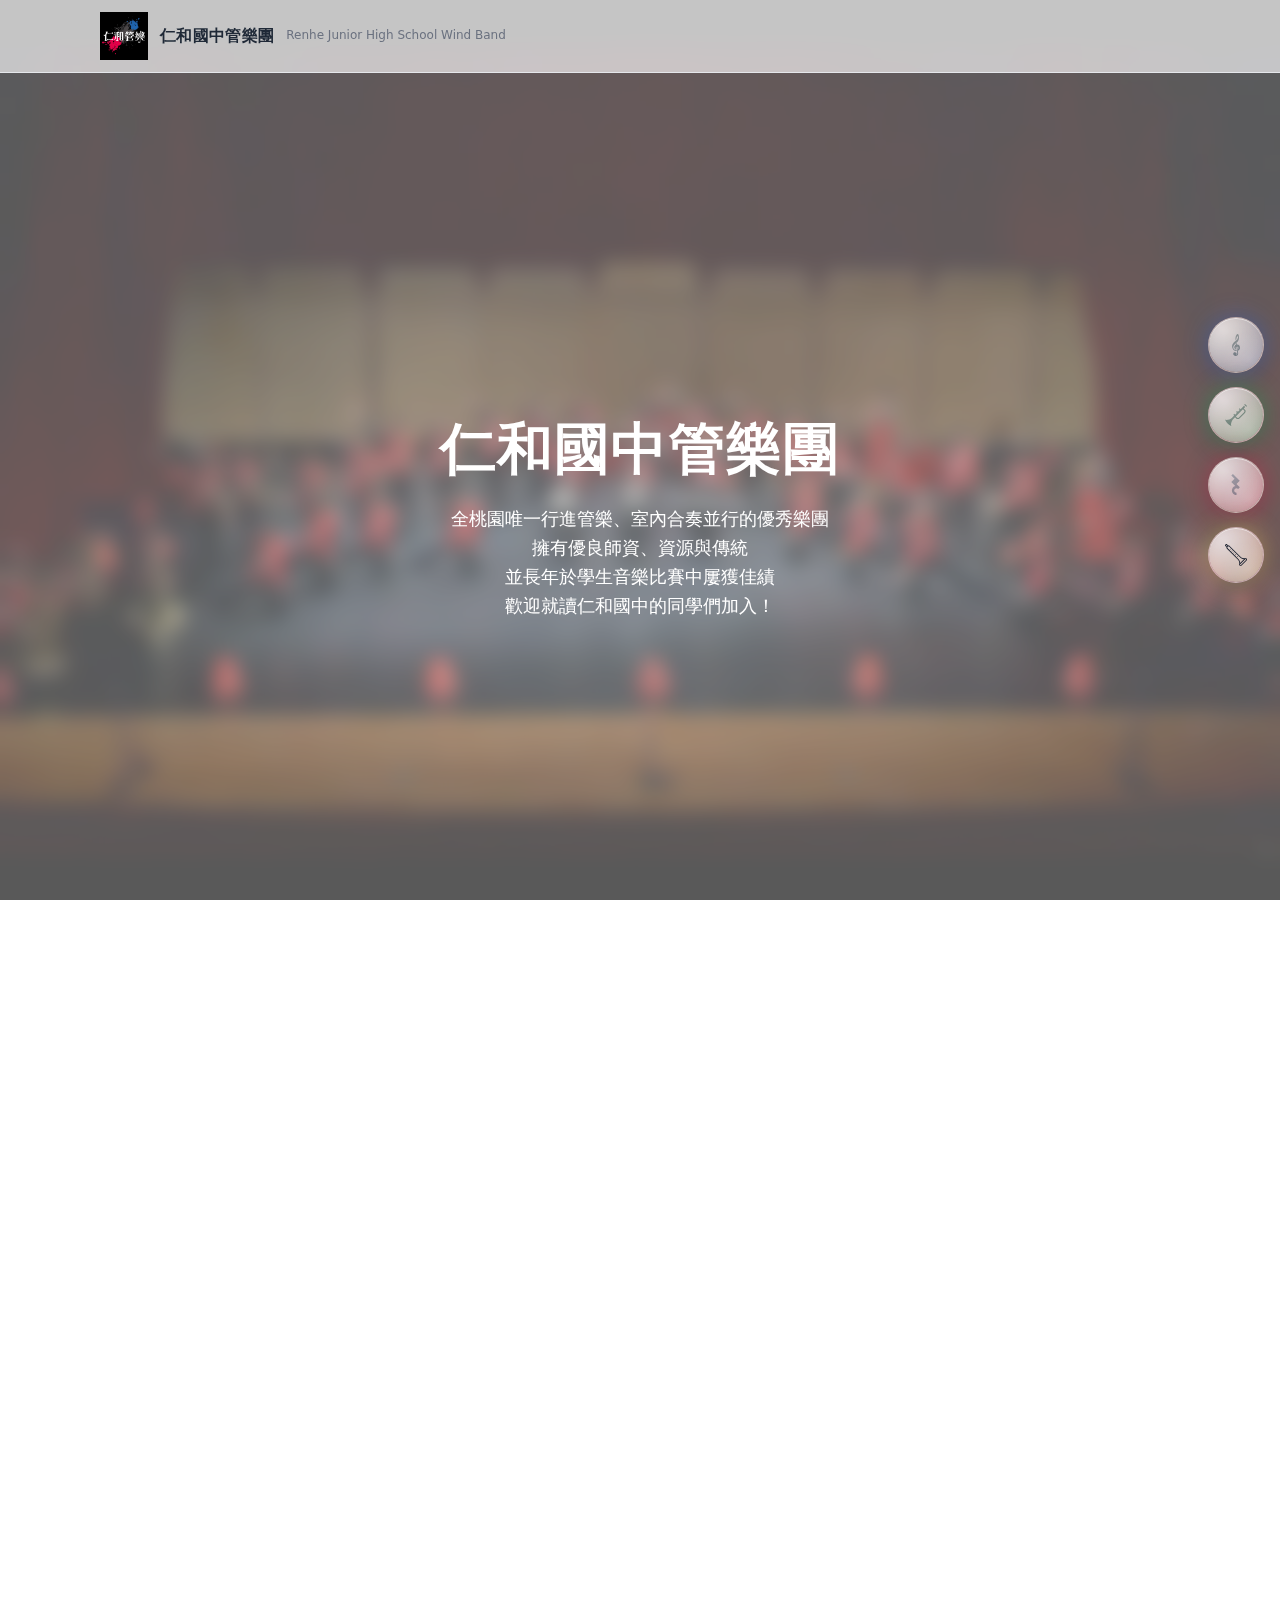
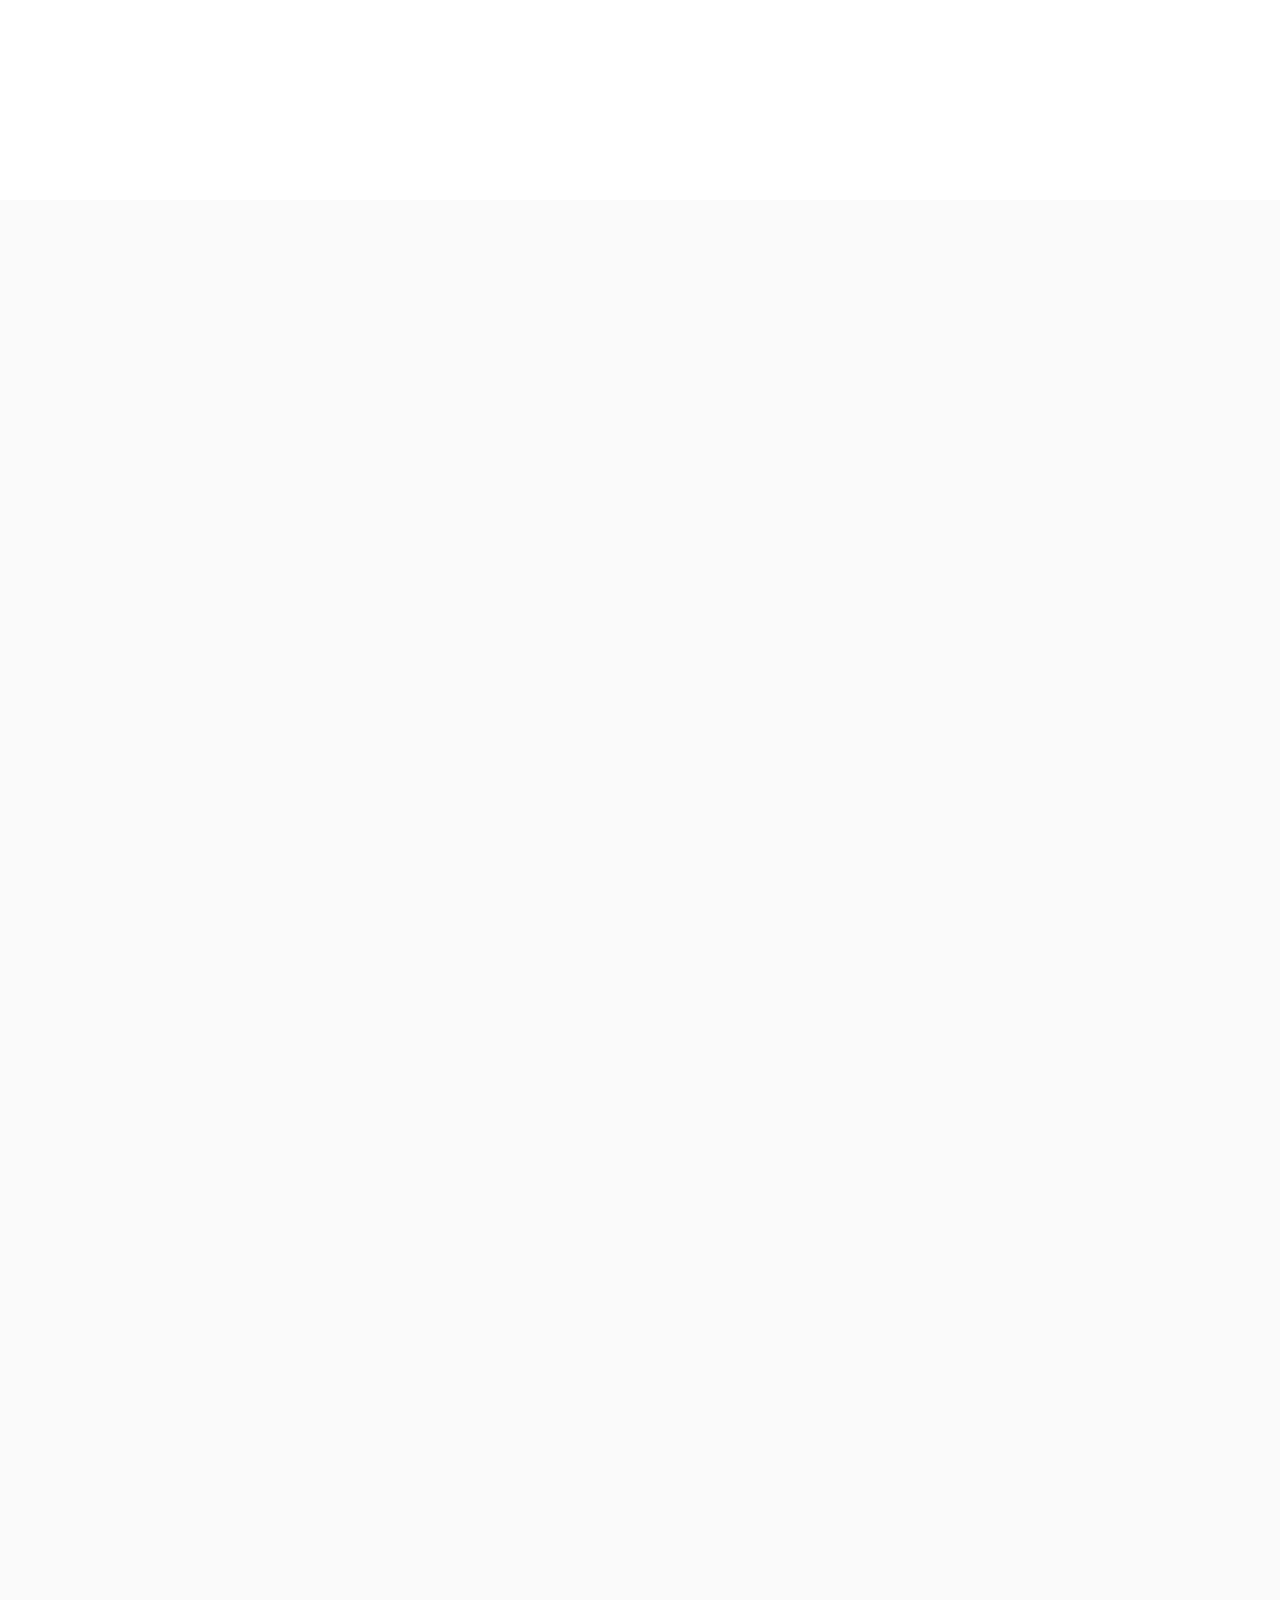
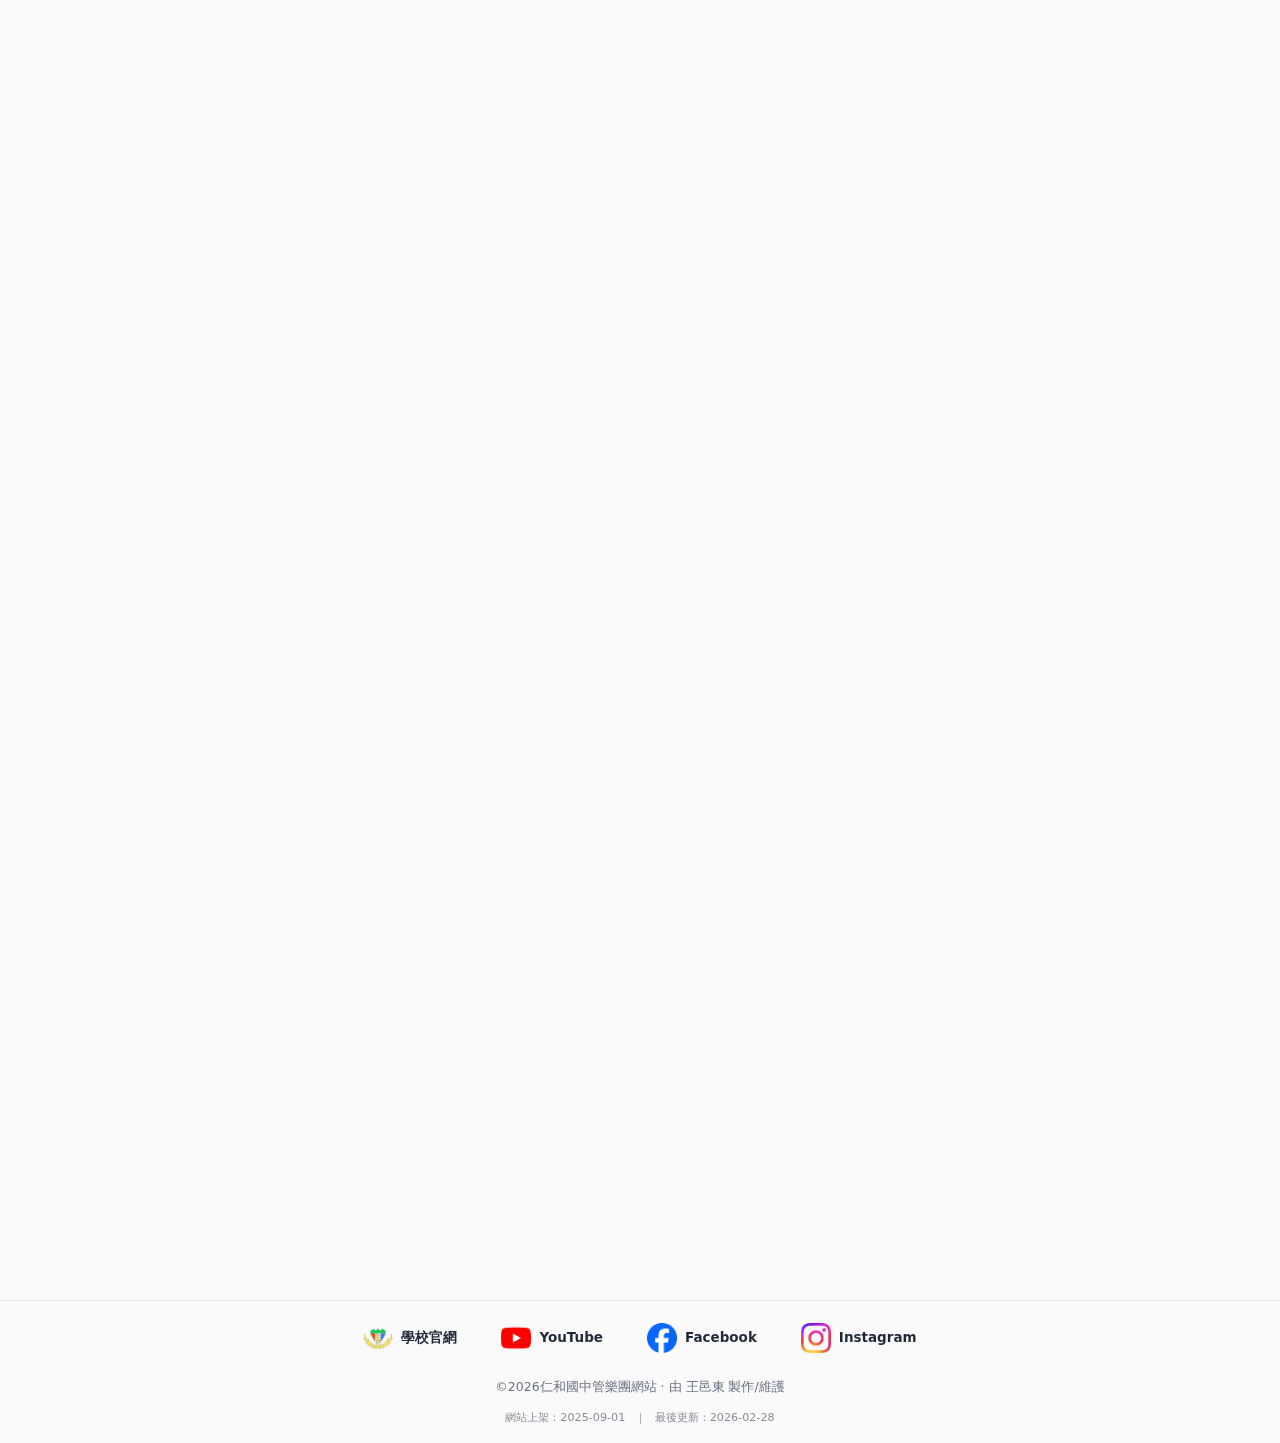
<file: index.html>
<!DOCTYPE html>
<html lang="zh-Hant">
<head>
  <meta charset="UTF-8" />
  <meta name="viewport" content="width=device-width, initial-scale=1" />
  
  <!-- SEO 基本 -->
  <title>仁和國中管樂團</title>
  <!-- Google tag (gtag.js) -->
  <script async src="https://www.googletagmanager.com/gtag/js?id=G-SS5XBTLB1G"></script>
  <script>
    window.dataLayer = window.dataLayer || [];
    function gtag(){dataLayer.push(arguments);}
    gtag('js', new Date());

    gtag('config', 'G-SS5XBTLB1G');
  </script>
  <meta name="google-site-verification" content="OSHd9whZADEm1pMtrvSKp-bL7zN3-QdGozATlGecSwk" />

  <!-- Open Graph -->

  <!-- Twitter Card -->

  <!-- 網站資源 -->
  
  <link rel="preload" as="image" href="assets/hero.jpg">
  <link rel="stylesheet" href="styles.css" />

    <!-- Organization -->
  <script type="application/ld+json">
  {
    "@context": "https://schema.org",
    "@type": "Organization",
    "name": "仁和國中管樂團",
    "alternateName": "Renhe Junior High School Wind Band",
    "url": "https://rhwb94.github.io/rhjhwb/",
    "logo": "https://rhwb94.github.io/rhjhwb/assets/og-image.jpg",
    "sameAs": [
      "https://www.youtube.com/channel/UCPm_01rNlFRhtdHP3d2Wy-Q",
      "https://www.facebook.com/<你的粉專ID>",
      "https://www.instagram.com/rhjhwb94/"
    ],
    "contactPoint": [{
      "@type": "ContactPoint",
      "contactType": "customer service",
      "email": "rhwb94@gmail.com",
      "areaServed": "TW",
      "availableLanguage": ["zh-TW","en"]
    }]
  }
  </script>

  <link rel="icon" href="favicon.ico" type="image/x-icon">
  <link rel="icon" href="favicon.png" type="image/png" sizes="48x48">
  <link rel="apple-touch-icon" href="favicon.png">
  <meta name="description" content="仁和國中管樂團官方網站，最新公告、樂團特色、師資與演出資訊。全桃園唯一行進管樂與室內合奏並行。">
  <meta name="keywords" content="仁和國中, 管樂團, 樂團, 音樂, 桃園, Ren-he Wind Band, 學生音樂比賽">
  <meta name="author" content="仁和國中管樂團">
  <link rel="canonical" href="https://rhwb94.github.io/rhjhwb/">
  <meta property="og:title" content="仁和國中管樂團">
  <meta property="og:description" content="仁和國中管樂團官方網站，最新公告、樂團特色、師資與演出資訊。全桃園唯一行進管樂與室內合奏並行。">
  <meta property="og:type" content="website">
  <meta property="og:url" content="https://rhwb94.github.io/rhjhwb/">
  <meta property="og:image" content="https://rhwb94.github.io/rhjhwb/assets/og-image.jpg">
  <meta name="twitter:card" content="summary_large_image">
  <meta name="twitter:title" content="仁和國中管樂團">
  <meta name="twitter:description" content="仁和國中管樂團官方網站，最新公告、樂團特色、師資與演出資訊。全桃園唯一行進管樂與室內合奏並行。">
  <meta name="twitter:image" content="https://rhwb94.github.io/rhjhwb/assets/og-image.jpg">
  <!-- Google Tag Manager -->
  <script>(function(w,d,s,l,i){w[l]=w[l]||[];w[l].push({'gtm.start':
  new Date().getTime(),event:'gtm.js'});var f=d.getElementsByTagName(s)[0],
  j=d.createElement(s),dl=l!='dataLayer'?'&l='+l:'';j.async=true;j.src=
  'https://www.googletagmanager.com/gtm.js?id='+i+dl;f.parentNode.insertBefore(j,f);
  })(window,document,'script','dataLayer','GTM-WZBM4QW7');</script>
  <!-- End Google Tag Manager -->
</head>

  <body>
        <!-- Google Tag Manager (noscript) -->
  <noscript><iframe src="https://www.googletagmanager.com/ns.html?id=GTM-WZBM4QW7"
  height="0" width="0" style="display:none;visibility:hidden"></iframe></noscript>
  <!-- End Google Tag Manager (noscript) -->
  <header class="site-header">
    <div class="container">
      <a class="brand" href="./" aria-label="仁和國中管樂團首頁">
        <img src="assets/logo.png" alt="仁和國中管樂團 團徽" class="brand-logo">
        <span class="brand-zh">仁和國中管樂團</span>
        <span class="brand-en">Renhe Junior High School Wind Band</span>
      </a>
    </div>
  </header>

  <!-- 背景玻璃層：隨捲動改色 -->
  <div class="bg-glass" aria-hidden="true"></div>


  <a id="top" class="sr-anchor" aria-hidden="true"></a>

  <!-- 單一主體捲動容器 -->
  <main class="snap" id="main">
    <!-- HERO (第一屏) -->
    <section class="hero panel" aria-labelledby="ttl-home">
      <div class="hero-media">
  <picture>
    <source type="image/webp"
            srcset="assets/assets_webp/hero_300.webp 300w, assets/assets_webp/hero_1200.webp 1200w"
            sizes="100vw">
    <img src="assets/assets_jpg/hero.jpg" alt="" decoding="async" width="1200" height="675" />
  </picture>
  <div class="hero-blur"></div>
</div>
      <div class="hero-content container">
        <h1 id="ttl-home">仁和國中管樂團</h1>
        <p class="sub">
          全桃園唯一行進管樂、室內合奏並行的優秀樂團<br/>
          擁有優良師資、資源與傳統<br/>
          並長年於學生音樂比賽中屢獲佳績<br/>
          歡迎就讀仁和國中的同學們加入！
        </p>
      </div>
    </section>

        <!-- 樂團特色（Hero 之後、楊教練之前） -->
    <section class="panel features-section" id="features" aria-labelledby="features-title">
      <div class="container">
        <h2 id="features-title" class="sr-only">樂團特色</h2>
        <div class="features-grid">
          <article class="feature-card glow-yellow">
            <p>合奏 + 行進管樂並進<br>激發孩子們的音樂潛能</p>
          </article>

          <article class="feature-card glow-blue">
            <p>扎實的樂團訓練課程<br>讓孩子得到最精實的訓練</p>
          </article>

          <article class="feature-card glow-green">
            <p>樂團合奏<br>學習如何與他人相互配合</p>
          </article>

          <article class="feature-card glow-red">
            <p>大量演出機會<br>學習克服緊張、抗壓</p>
          </article>
        </div>
      </div>
    </section>


    <!-- 1. 樂團總指揮 楊宇綸 老師 -->
    <section class="panel profile-section" id="sec-yang" data-theme="yang" aria-labelledby="ttl-yang">
      <div class="container profile">
        <picture>
  <source type="image/webp" srcset="assets/assets_webp/yang_300.webp 300w, assets/assets_webp/yang_1200.webp 1200w" sizes="(max-width: 768px) 50vw, 360px">
  <img class="profile-photo yang" src="assets/assets_jpg/yang.jpg" alt="樂團總指揮 楊宇綸 老師" loading="lazy" decoding="async">
</picture>
        <div class="profile-body">
          <h2 id="ttl-yang" class="profile-title">樂團總指揮　楊宇綸 老師</h2>
          <ul class="profile-list">
            <li>中原大學會計系，輔仁大學音樂研究所樂團指揮組，指揮師事林俊吉、郭聯昌教授。</li>
            <li>自2001年任平鎮高中指導老師至今，連續帶領平鎮高中管樂團代表參加全國學生音樂比賽榮獲特優及優勝。<br>
              2006年指揮平鎮國中參加台管盃管樂大賽，榮獲國中組第一名及指定曲最佳詮釋獎。<br>
              2009年帶領平鎮高中參加台灣管樂協會盃管樂大賽獲第二名殊榮。<br>
              自2002年起，帶領樂團參加學生音樂比賽，共榮獲多次特優殊榮。
            </li>
            <li>2010年4月與音樂大師秋山紀夫及八木澤教司合作演出中日交流音樂會，並與上低音號演奏家露木薰合作演出協奏曲。</li>
            <li>2014年7月帶領平鎮國中管樂團參加北京管樂節管樂大賽榮獲最佳指揮獎。</li>
            <li>2022年9月帶領平鎮國中管樂團獲選111年全國學生音樂比賽特優團隊聯合音樂會管樂團代表團隊，於衛武營國家藝術中心展演。</li>
          </ul>

          <!-- 以按鈕觸發覆蓋層顯示完整經歷 -->
          <div class="bio-trigger-wrap">
            <button type="button" class="btn more-bio" data-target="yang-bio-overlay" aria-haspopup="dialog" aria-controls="yang-bio-overlay">
              完整經歷
            </button>
          </div>

          <!-- 隱藏的完整經歷內容（供覆蓋層使用） -->
          <template id="yang-bio-template">
            <h3 class="overlay-title">完整經歷</h3>
            <ul>
              <li>桃園市立平鎮國中管樂團指揮</li>
              <li>桃園市立仁和國中管樂團指揮</li>
              <li>桃園市立元生國小管樂團指揮</li>
              <li>經歷：國立武陵高中管樂團指揮、國立中壢家商管樂團指揮、
                  國立楊梅高中管樂團指揮、新北市立三和國中管樂團指揮、
                  桃園市興國國小管樂團指揮、桃園私立有得雙語國中小管樂團指揮、
                  桃園市立興南國中低音銅管分部老師、
                  汲音交響管樂團常任指揮/執行長、台灣管樂協會監事、
                  2014年北京國際管樂節管樂大賽最佳指揮獎</li>
              <li>指導樂團成績(近6年)：
                <pre class="bio-pre">
        2024年3月(112學年)
        平鎮國中管樂團 	全國學生音樂比賽北區國中管樂合奏A組 特優
        仁和國中管樂團 	全國學生音樂比賽北區國中管樂合奏B組 優等
        仁和國中管樂團 	全國學生音樂比賽北區國中室外行進管樂B組 特優
        平鎮高中管樂團 	全國學生音樂比賽北區高中管樂合奏B組 特優

        元生國小管樂團 	全國學生音樂比賽北區國小管樂合奏B組 優等


        2023年3月(111學年)
        平鎮國中管樂團 	全國學生音樂比賽北區國中管樂合奏A組 特優
        仁和國中管樂團 	全國學生音樂比賽北區國中管樂合奏B組 優等
        仁和國中管樂團 	全國學生音樂比賽北區國中室外行進管樂B組 特優(第一名)
        六和國中管樂團 	全國學生音樂比賽北區國中管樂合奏B組 優等

        平鎮高中管樂團 	全國學生音樂比賽北區高中管樂合奏B組 特優

        元生國小管樂團 	全國學生音樂比賽北區國小管樂合奏B組 優等

        
        2022年3月(110學年)
        平鎮國中管樂團 	全國學生音樂比賽北區國中管樂合奏A組 特優
        仁和國中管樂團 	全國學生音樂比賽北區國中管樂合奏B組 優等
        仁和國中管樂團 	全國學生音樂比賽北區國中室外行進管樂B組 特優(第一名)
        六和國中管樂團 	全國學生音樂比賽北區國中管樂合奏B組 優等

        平鎮高中管樂團 	全國學生音樂比賽北區高中管樂合奏B組 優等

        平鎮高中銅管五重奏 全國學生音樂比賽北區高中銅管五重奏B組 優等


        2020年12月 (109學年)
        平鎮高中管樂團 	桃園市學生音樂比賽高中管樂合奏B組 特優 (晉級全國)
        平鎮高中銅管五重奏 桃園市學生音樂比賽高中銅管五重奏B組 優等 (晉級全國)
        平鎮國中管樂團 	桃園市學生音樂比賽國中管樂合奏B組 特優 (晉級全國)
        六和國中管樂團 	桃園市學生音樂比賽國中管樂合奏B組 特優 (晉級全國)
        仁和國中管樂團 	桃園市學生音樂比賽國中室外行進管樂B組 優等 (晉級全國)

        2019年12月 (108學年)
        平鎮高中管樂團 	桃園市學生音樂比賽高中管樂合奏B組 特優 (晉級全國)
        平鎮高中銅管五重奏 桃園市學生音樂比賽高中銅管五重奏B組 特優 (晉級全國)
        平鎮國中管樂團 	桃園市學生音樂比賽國中管樂合奏B組 特優 (晉級全國)
        仁和國中管樂團 	桃園市學生音樂比賽國中管樂合奏B組 特優 (晉級全國)
        六和國中管樂團 	桃園市學生音樂比賽國中管樂合奏B組 特優 (晉級全國)

        2019年3月 (107學年)
        平鎮高中管樂團 	全國學生音樂比賽北區高中管樂合奏B組 特優(第一名)
        平鎮高中銅管五重奏 全國學生音樂比賽北區高中銅管五重奏B組 優等(第一名)
        平鎮國中管樂團 	全國學生音樂比賽北區國中管樂合奏B組 特優(第二名)
        三和國中管樂團 	全國學生音樂比賽北區國中管樂合奏B組 特優(第三名)
        仁和國中管樂團 	全國學生音樂比賽北區國中管樂合奏B組 特優
        六和國中管樂團 	全國學生音樂比賽國中管樂合奏B組 優等
                </pre>
              </li>
            </ul>
          </template>
        </div>
      </div>
    </section>

    <!-- 2. 行進樂隊總教練 周健安 老師 -->
    <section class="panel profile-section" id="sec-chou" data-theme="chou" aria-labelledby="ttl-chou">
      <div class="container profile">
        <picture>
  <source type="image/webp" srcset="assets/assets_webp/chou_300.webp 300w, assets/assets_webp/chou_1200.webp 1200w" sizes="(max-width: 768px) 50vw, 360px">
  <img class="profile-photo chou" src="assets/assets_jpg/chou.jpg" alt="行進樂隊總教練 周健安 老師" loading="lazy" decoding="async">
</picture>
        <div class="profile-body">
          <h2 id="ttl-chou" class="profile-title">行進樂隊總教練　周健安 老師</h2>
          <ul class="profile-list">
            <li>輔仁⼤學⾳樂系研究所畢業，主修樂團指揮，師從指揮家郭聯昌教授，管樂教學啟蒙於
                周忠實⽼師，並曾獲美國指揮⼤師芬奈爾教授（Dr. Frederick Fennell）指導。</li>
            <li>1993年開始指導管樂團迄今，主要擔任各級學校樂團指導，並致⼒於室外樂隊演出型態之
                推廣，多次獲邀至天津、南京、鄭州等地舉辦講座及指導樂團。</li>
            <li>多年來指導曉明女中⾏進樂隊參與⾳樂比賽，連續多年獲得特優第⼀名的佳績，並於2018年
                參加世界盃⾏進樂隊⼤賽(WAMSB)榮獲⾦牌獎，2019年更遠赴⾺來西亞參加『AJMBC』⼤
                賽，榮獲⾦牌獎及全場最⾼分之佳績。</li>
            <li>室外樂專長為整體設計及規劃，Pyware 3D Drill Design 軟體教學及專案圖形設計，⾏進打擊
                樂教學。</li>
            <li>⽬前為海洋⼤學管樂團，嘉義市南興國中樂旗隊常任指揮及多所學校樂團指導⽼師，並擔任
                Mair Drum 打擊樂器品牌代⾔⼈</li>
          </ul>
        </div>
      </div>
    </section>

    <!-- 3. 旗隊教練 簡語彤 老師 -->
    <section class="panel profile-section" id="sec-jian" data-theme="jian" aria-labelledby="ttl-jian">
      <div class="container profile">
        <picture>
  <source type="image/webp" srcset="assets/assets_webp/jian_300.webp 300w, assets/assets_webp/jian_1200.webp 1200w" sizes="(max-width: 768px) 50vw, 360px">
  <img class="profile-photo jian" src="assets/assets_jpg/jian.jpg" alt="旗隊教練 簡語彤 老師" loading="lazy" decoding="async">
</picture>
        <div class="profile-body">
          <h2 id="ttl-jian" class="profile-title">旗隊教練　簡語彤 老師</h2>
          <ul class="profile-list">
            <li>現為「無限旗旗舞藝術表演團」特約表演者，曾任團長，景美女中旗隊第12屆畢業。
                2009 年加入無限旗至今，多次隨團參加國內外商業邀演。</li>  
            重要舞台經歷：
            <li>
                2011年，無限旗公演《從前 從前》表演者。<br>
                2016年，無限旗公演《Mobiusband》舞台監督。<br>
                2017年，台灣國際行進樂隊公開賽旗隊比賽參賽作品《愛情．死亡．時間》導演。<br>
                2018年，世界盃行進樂隊大賽旗隊比賽《以愛為名》表演者。<br>
                2019年，無限旗公演《情書》表演者。<br>
                2025年，無限旗公演《繁花》表演者。
            </li>
          </ul>
        </div>
      </div>
    </section>
  </main>

  <!-- 右側懸浮導航（Liquid Glass） -->
  <nav class="float-launchers" aria-label="快速導覽">
    <!-- 師資（藍） -->
    <a class="lg-chip" href="teachers.html" data-label="師資介紹" aria-label="前往師資介紹" style="--glow: 41,115,255;">
      <!-- 你也可換成自己的 SVG 圖標 -->
      <svg viewBox="0 0 24 24" width="22" height="22" aria-hidden="true">
        <path d="M13.619 5.343c-0.357 0.545 -0.772 1 -1.235 1.356l-0.759 0.605c-1.159 1.03 -1.993 1.863 -2.48 2.474 -0.887 1.111 -1.374 2.24 -1.447 3.355 -0.082 1.258 0.277 2.452 1.067 3.549 0.837 1.17 1.895 1.804 3.143 1.885 0.286 0.019 0.599 0.016 0.86 -0.001l-0.097 -0.878c-0.182 0.017 -0.374 0.019 -0.576 0.006 -0.82 -0.054 -1.552 -0.392 -2.178 -1.006 -0.654 -0.637 -0.947 -1.34 -0.894 -2.147 0.1 -1.529 1.092 -3.042 2.948 -4.501l0.829 -0.66c0.729 -0.623 1.32 -1.407 1.757 -2.331 0.432 -0.917 0.685 -1.91 0.754 -2.951 0.04 -0.612 -0.045 -1.371 -0.25 -2.256C14.779 0.639 14.378 0.037 13.832 0.001c-0.194 -0.012 -0.406 0.086 -0.666 0.314 -0.63 0.569 -1.088 1.258 -1.363 2.046 -0.212 0.602 -0.353 1.407 -0.418 2.392 -0.027 0.41 0.027 1.168 0.157 2.082l0.769 -0.712a3.389 3.389 0 0 1 0.008 -0.322c0.04 -0.628 0.199 -1.309 0.469 -2.024 0.344 -0.895 0.668 -1.165 0.881 -1.234a0.461 0.461 0 0 1 0.175 -0.022c0.277 0.018 0.553 0.135 0.505 0.867 -0.04 0.62 -0.286 1.278 -0.731 1.954"/><path d="M14.3 18.177c0.498 -0.223 0.923 -0.563 1.267 -1.013 0.439 -0.57 0.686 -1.244 0.736 -2.003 0.063 -0.932 -0.161 -1.776 -0.662 -2.511 -0.549 -0.805 -1.302 -1.244 -2.237 -1.306a2.433 2.433 0 0 0 -0.338 0.002l-0.2 -1.494 -0.84 0.618 0.129 1.06c-0.503 0.208 -0.941 0.536 -1.305 0.978 -0.419 0.515 -0.652 1.081 -0.692 1.684 -0.04 0.626 0.099 1.2 0.416 1.702 0.165 0.268 0.392 0.506 0.652 0.7 0.426 0.317 0.918 0.293 0.996 0.121 0.079 -0.172 -0.213 -0.443 -0.442 -0.804 -0.131 -0.204 -0.195 -0.45 -0.195 -0.738 0 -0.613 0.37 -1.14 0.897 -1.373l0.493 3.842 0.115 0.891a197.361 197.361 0 0 1 0.22 1.262c0.087 0.564 0.117 1.053 0.09 1.453 -0.036 0.554 -0.209 1.007 -0.514 1.346 -0.194 0.216 -0.421 0.352 -0.677 0.428a1.896 1.896 0 0 0 0.557 -1.345c0 -1.049 -0.851 -1.901 -1.901 -1.901 -0.291 0 -0.564 0.071 -0.811 0.188 -0.031 0.013 -0.061 0.034 -0.092 0.05 -0.068 0.037 -0.135 0.074 -0.199 0.118 -0.022 0.016 -0.042 0.035 -0.064 0.053 -0.425 0.332 -0.703 0.836 -0.728 1.41 0 0.001 -0.001 0.002 -0.001 0.003v0.001c-0.001 0.027 -0.008 0.051 -0.008 0.078 0 0.023 0.006 0.043 0.007 0.064 -0.001 0.616 0.255 1.145 0.768 1.575 0.485 0.405 1.067 0.633 1.729 0.676 0.376 0.024 0.739 -0.019 1.078 -0.129 0.277 -0.09 0.545 -0.228 0.795 -0.407 0.605 -0.436 0.934 -1.007 0.98 -1.697 0.035 -0.527 0.008 -1.15 -0.081 -1.861l-0.247 -1.602 -0.622 -4.597c0.694 0.133 1.219 0.742 1.219 1.475 0 0.52 -0.168 1.341 -0.482 1.771z"/>
      </svg>
    </a>

    <!-- 課程內容（綠） -->
    <a class="lg-chip" href="courses.html" data-label="課程內容" aria-label="前往課程內容" style="--glow: 0,198,90;">
      <svg viewBox="0 0 16 16" width="22" height="22" aria-hidden="true">
        <path d="m13.625 3.308 1.075 -1.075 -0.908 -0.908 -2.433 2.433 -0.7 -0.7L10 3.717l0.7 0.7 -1.308 1.308 -0.667 -0.667L8 5.783l0.667 0.667L7.367 7.75 6.767 7.15 6.075 7.842l0.6 0.6 -1.533 1.525c-1.375 1.375 -4.325 2.125 -5.1 1.342 0 0 0.4 1.367 1.833 2.808 1.442 1.442 2.833 1.867 2.833 1.867 -0.775 -0.775 -0.008 -3.75 1.342 -5.1l1.267 -1.267 1.033 1.033a1.167 1.167 0 0 0 0.875 0.342 2.167 2.167 0 0 0 1.467 -0.675L14.333 6.683a2.167 2.167 0 0 0 0.675 -1.467 1.167 1.167 0 0 0 -0.342 -0.875zm0.133 2.8 -3.633 3.633c-0.45 0.45 -0.992 0.533 -1.192 0.333l-1.042 -1.033 5.158 -5.158 1.033 1.033c0.083 0.083 0.1 0.208 0.1 0.3 0 0.283 -0.167 0.625 -0.433 0.892" class="si-glyph-fill"></path><path d="M15.892 1.3 14.7 0.117C14.608 0.025 14.4 0.083 14.242 0.242s-0.217 0.367 -0.125 0.458l1.192 1.192c0.092 0.092 0.3 0.033 0.458 -0.125 0.167 -0.167 0.217 -0.367 0.125 -0.458" class="si-glyph-fill">
      </svg>
    </a>

    <!-- 近年比賽佳績 -->
    <a class="lg-chip" href="achievements.html" data-label="比賽佳績" aria-label="前往比賽佳績" style="--glow: 255,24,74;">
      <svg viewBox="0 0 50 50" width="22" height="22" aria-hidden="true">
        <path fill="currentColor" d="m26.083 22.692 7.337 -7.286L18.013 0 14.32 3.693l7.336 7.336 -7.336 7.287 9.147 9.147c-4.462 1.188 -7.759 5.262 -7.759 10.093 0 5.759 4.686 10.445 10.445 10.445v-5.222c-2.88 0 -5.222 -2.343 -5.222 -5.222 0 -2.879 2.343 -5.222 5.222 -5.222 1.384 0 2.687 0.536 3.671 1.508l0.011 -0.011 0.153 0.153L33.68 30.29z"/>
      </svg>
    </a>

    <!-- 其他頁（黃） -->
    <a class="lg-chip" href="faq.html" data-label="常見Q&A" aria-label="前往常見Q&A" style="--glow: 246,232,98;">
      <svg viewBox="0 0 48 48" width="22" height="22" transform="scale(1,-1)" aria-hidden="true">
        <path fill="currentColor" d="M48 13.992c0 -0.818 -0.318 -1.586 -0.896 -2.164L36.171 0.896c-1.193 -1.193 -3.135 -1.193 -4.328 0l-0.092 0.092c-0.578 0.578 -0.896 1.347 -0.896 2.164 0 0.565 0.152 1.107 0.437 1.578 0.07 0.935 0.257 5.727 -2.904 8.888L4.115 37.89c-0.672 0.672 -0.944 1.591 -0.823 2.467L0.17 44.698a0.9 0.9 0 0 0 0.094 1.162l1.875 1.875a0.9 0.9 0 0 0 0.637 0.264c0.183 0 0.367 -0.056 0.525 -0.17l4.341 -3.123c0.134 0.018 0.267 0.031 0.402 0.031 0.748 0 1.495 -0.285 2.065 -0.854L34.382 19.611c3.146 -3.146 7.95 -2.971 8.888 -2.903 0.471 0.285 1.013 0.437 1.577 0.437 0.818 0 1.586 -0.318 2.164 -0.896l0.092 -0.092h0c0.578 -0.578 0.896 -1.347 0.896 -2.164M2.871 45.922l-0.793 -0.793 2.153 -2.993 1.633 1.633zM33.109 18.338 8.836 42.611a1.112 1.112 0 0 1 -0.792 0.328 1.112 1.112 0 0 1 -0.792 -0.328l-1.864 -1.864c-0.436 -0.436 -0.436 -1.147 0 -1.583l24.273 -24.273c2.594 -2.594 3.281 -6.007 3.428 -8.237l8.256 8.256c-2.23 0.147 -5.643 0.835 -8.236 3.428m12.722 -3.455 -0.092 0.092a1.252 1.252 0 0 1 -0.891 0.369 1.252 1.252 0 0 1 -0.891 -0.369L33.024 4.043c-0.491 -0.491 -0.491 -1.291 0 -1.782l0.092 -0.092a1.252 1.252 0 0 1 0.891 -0.369 1.252 1.252 0 0 1 0.891 0.369L45.831 13.101a1.252 1.252 0 0 1 0.369 0.891c0 0.337 -0.131 0.653 -0.369 0.891"/></g></g><g><g><path cx="120.272" cy="391.641" r="9.567" d="M12.172 36.716A0.897 0.897 0 0 1 11.276 37.613A0.897 0.897 0 0 1 10.379 36.716A0.897 0.897 0 0 1 12.172 36.716z"/></g></g><g><g><path cx="293.697" cy="218.23" r="9.567" d="M28.431 20.459A0.897 0.897 0 0 1 27.534 21.356A0.897 0.897 0 0 1 26.637 20.459A0.897 0.897 0 0 1 28.431 20.459z"/></g></g><g><g><path cx="250.337" cy="261.576" r="9.567" d="M24.366 24.523A0.897 0.897 0 0 1 23.469 25.42A0.897 0.897 0 0 1 22.572 24.523A0.897 0.897 0 0 1 24.366 24.523z"/></g></g><g><g><path cx="206.991" cy="304.936" r="9.567" d="M20.302 28.588A0.897 0.897 0 0 1 19.405 29.485A0.897 0.897 0 0 1 18.509 28.588A0.897 0.897 0 0 1 20.302 28.588z"/></g></g><g><g><path cx="163.631" cy="348.282" r="9.567" d="M16.237 32.651A0.897 0.897 0 0 1 15.34 33.548A0.897 0.897 0 0 1 14.444 32.651A0.897 0.897 0 0 1 16.237 32.651z"/></g></g>
      </svg>
    </a>
  </nav>



  <!-- Bio Modal 覆蓋層 -->
  <div id="yang-bio-overlay" class="overlay" role="dialog" aria-modal="true" aria-labelledby="overlay-title" hidden>
    <div class="overlay-card" role="document">
      <div class="overlay-body" id="overlay-content"><!-- 由 JS 注入 --></div>
      <div class="overlay-actions">
        <button type="button" class="btn btn-primary overlay-close" data-target="yang-bio-overlay">返回</button>
      </div>
    </div>
  </div>

  <footer class="site-footer">
    <div class="container footer-bar">
      <div class="footer-links" aria-label="外部連結">
        <a href="https://www.jhjhs.tyc.edu.tw/" target="_blank" rel="noopener" class="footer-link">
          <img src="assets/school_site.png" alt="學校官網" class="footer-icon">
          <span>學校官網</span>
        </a>
        <a href="https://www.youtube.com/@%E4%BB%81%E5%92%8C%E5%9C%8B%E4%B8%AD%E7%AE%A1%E6%A8%82%E5%9C%98" target="_blank" rel="noopener" class="footer-link">
          <img src="assets/youtube.png" alt="YouTube" class="footer-icon">
          <span>YouTube</span>
        </a>
        <a href="https://www.facebook.com/R.H.WindBand" target="_blank" rel="noopener" class="footer-link">
          <img src="assets/facebook.png" alt="Facebook" class="footer-icon">
          <span>Facebook</span>
        </a>
        <a href="https://www.instagram.com/rhjhwb94/" target="_blank" rel="noopener" class="footer-link">
          <img src="assets/instagram.png" alt="Instagram" class="footer-icon">
          <span>Instagram</span>
        </a>
      </div>
      <small class="footer-legal">© <span id="y"></span> 仁和國中管樂團網站 · 由 王邑東 製作/維護</small>
    </div>
    <div class="site-meta">
      <span>網站上架：<time id="site-launched"></time></span>
      <span class="divider">｜</span>
      <span>最後更新：<time id="site-updated"></time></span>
    </div>
    <script src="assets/site-meta.js"></script>
  </footer>

  <script src="script.js"></script>
</body>
</html>
</file>
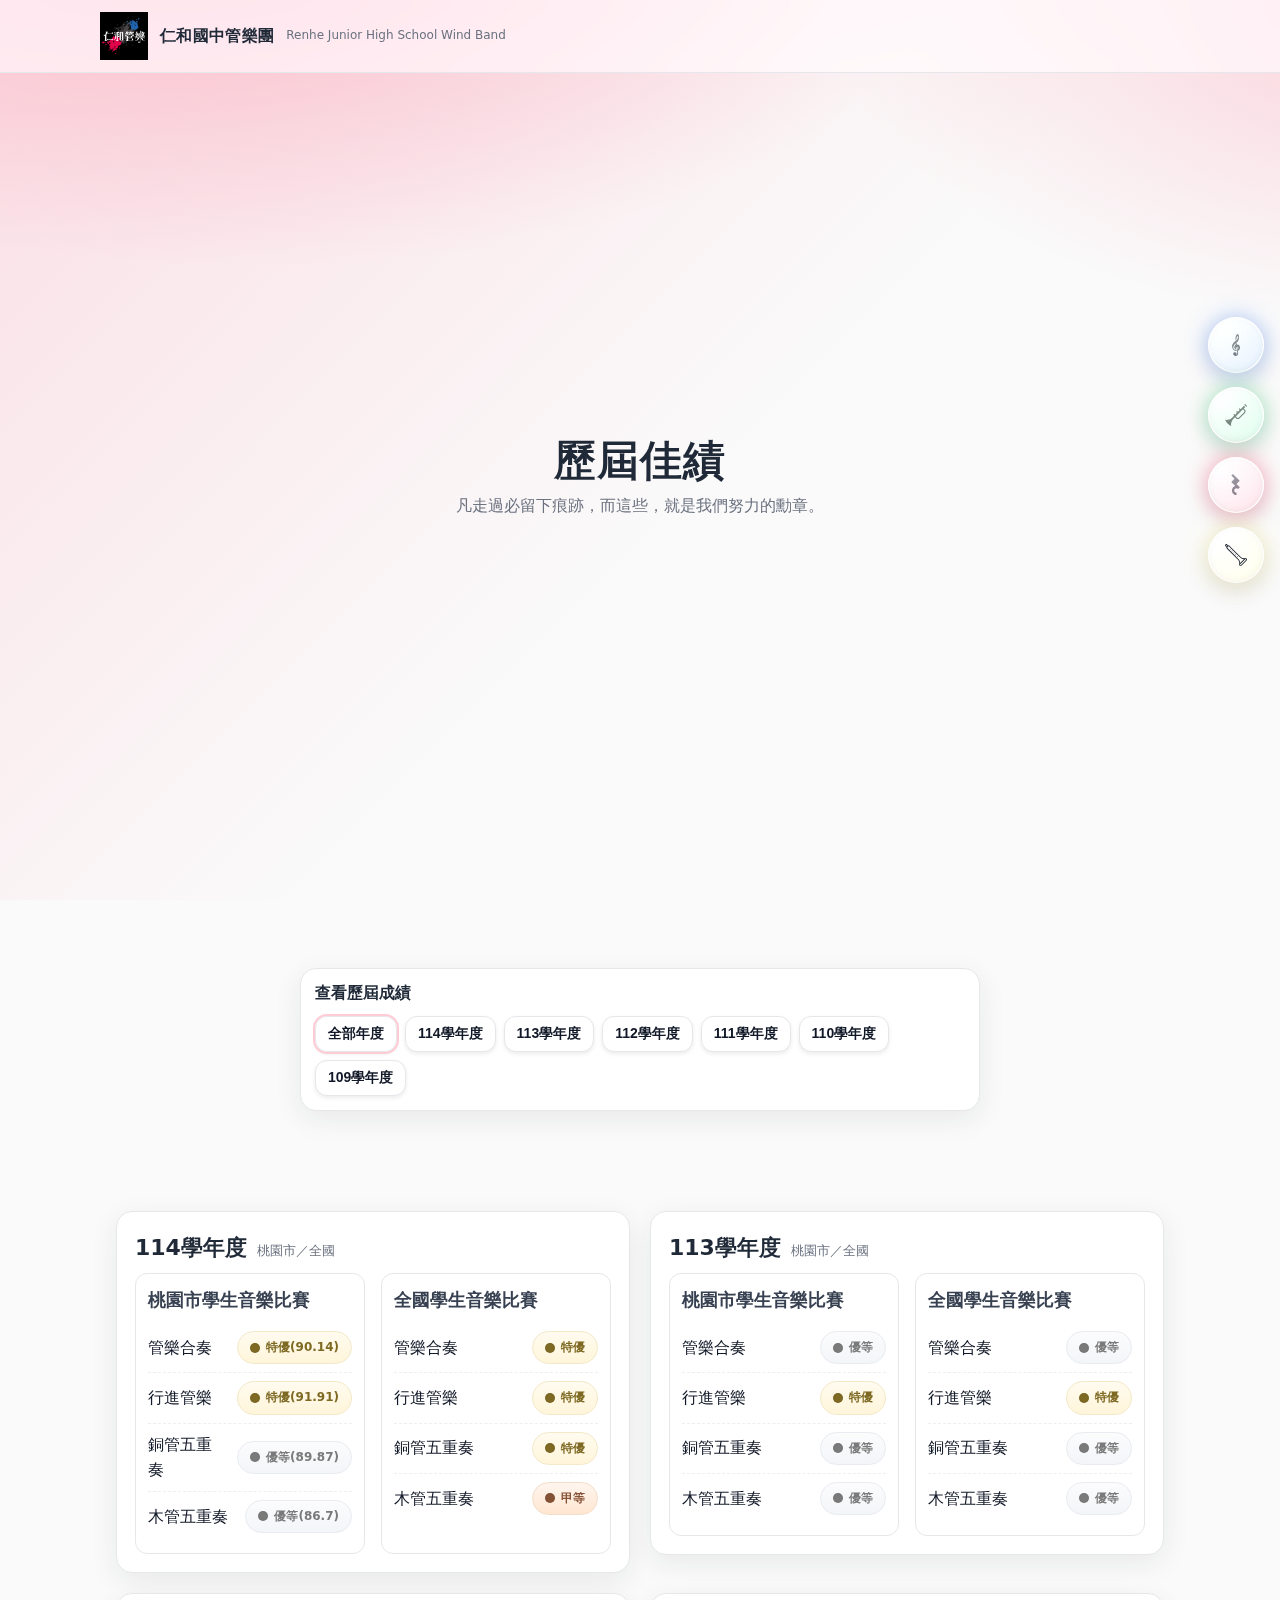
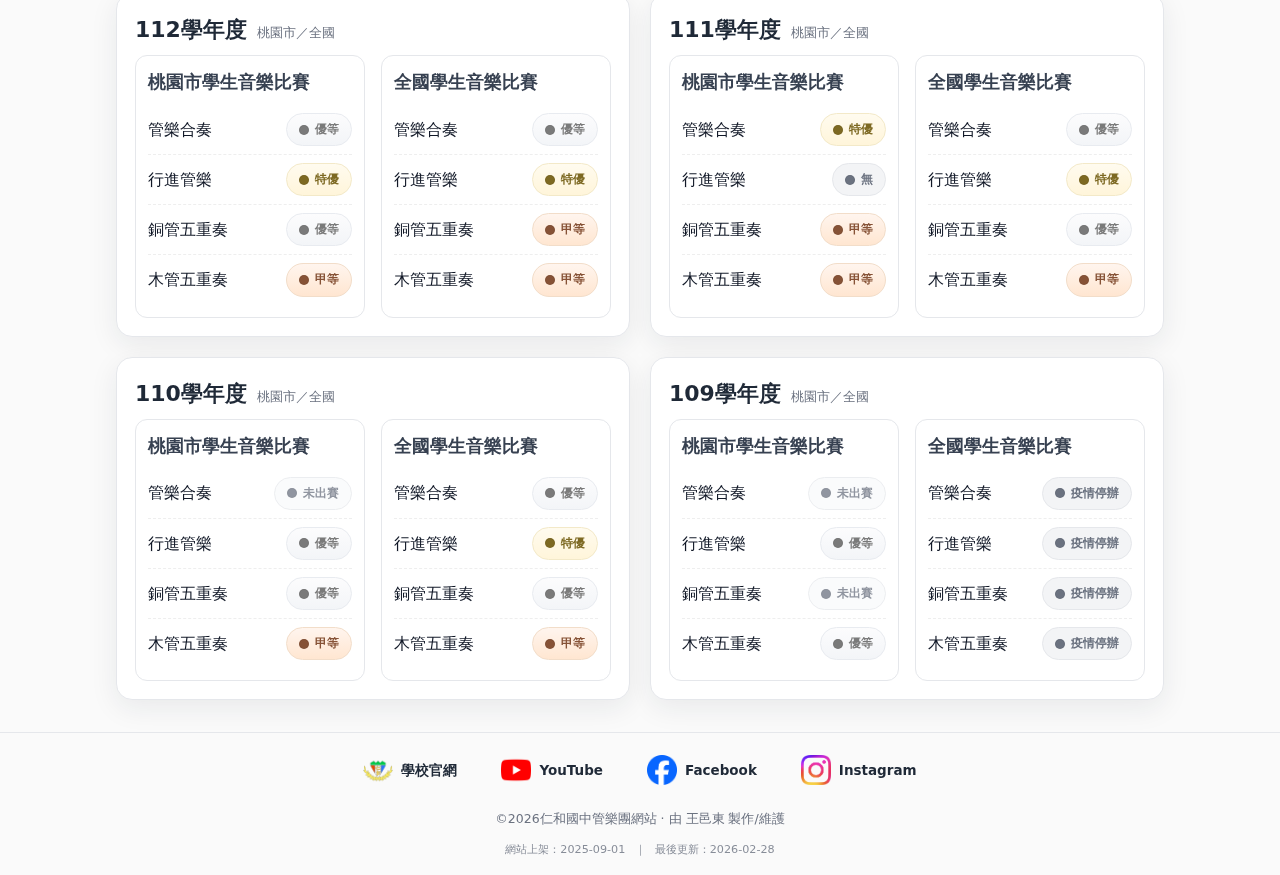
<file: achievements.html>
<!DOCTYPE html>
<html lang="zh-Hant">
<head>
  <meta charset="UTF-8" />
  <meta name="viewport" content="width=device-width, initial-scale=1" />
<title>仁和國中管樂團 | 比賽佳績</title>
  <!-- Google tag (gtag.js) -->
  <script async src="https://www.googletagmanager.com/gtag/js?id=G-SS5XBTLB1G"></script>
  <script>
    window.dataLayer = window.dataLayer || [];
    function gtag(){dataLayer.push(arguments);}
    gtag('js', new Date());

    gtag('config', 'G-SS5XBTLB1G');
  </script>
  <link rel="stylesheet" href="styles.css" />
  <link rel="icon" href="favicon.ico" type="image/x-icon">
  <link rel="icon" href="favicon.png" type="image/png" sizes="48x48">
  <link rel="apple-touch-icon" href="favicon.png">
  <meta name="description" content="仁和國中管樂團近年比賽佳績與榮譽紀錄。">
  <meta name="keywords" content="仁和國中, 管樂團, 樂團, 音樂, 桃園, Ren-he Wind Band, 學生音樂比賽">
  <meta name="author" content="仁和國中管樂團">
  <link rel="canonical" href="https://rhwb94.github.io/rhjhwb/achievements.html">
  <meta property="og:title" content="仁和國中管樂團 | 比賽佳績">
  <meta property="og:description" content="仁和國中管樂團近年比賽佳績與榮譽紀錄。">
  <meta property="og:type" content="website">
  <meta property="og:url" content="https://rhwb94.github.io/rhjhwb/achievements.html">
  <meta property="og:image" content="https://rhwb94.github.io/rhjhwb/assets/og-image.jpg">
  <meta name="twitter:card" content="summary_large_image">
  <meta name="twitter:title" content="仁和國中管樂團 | 比賽佳績">
  <meta name="twitter:description" content="仁和國中管樂團近年比賽佳績與榮譽紀錄。">
  <meta name="twitter:image" content="https://rhwb94.github.io/rhjhwb/assets/og-image.jpg">
  <!-- Google Tag Manager -->
  <script>(function(w,d,s,l,i){w[l]=w[l]||[];w[l].push({'gtm.start':
  new Date().getTime(),event:'gtm.js'});var f=d.getElementsByTagName(s)[0],
  j=d.createElement(s),dl=l!='dataLayer'?'&l='+l:'';j.async=true;j.src=
  'https://www.googletagmanager.com/gtm.js?id='+i+dl;f.parentNode.insertBefore(j,f);
  })(window,document,'script','dataLayer','GTM-WZBM4QW7');</script>
  <!-- End Google Tag Manager -->
</head>
<body id="achievements-page">
    <!-- Google Tag Manager (noscript) -->
  <noscript><iframe src="https://www.googletagmanager.com/ns.html?id=GTM-WZBM4QW7"
  height="0" width="0" style="display:none;visibility:hidden"></iframe></noscript>
  <!-- End Google Tag Manager (noscript) -->
  <!-- Header 與其他頁一致 -->
  <header class="site-header">
    <div class="container">
      <a class="brand" href="./" aria-label="仁和國中管樂團首頁">
        <img src="assets/logo.png" alt="仁和國中管樂團 團徽" class="brand-logo">
        <span class="brand-zh">仁和國中管樂團</span>
        <span class="brand-en">Renhe Junior High School Wind Band</span>
      </a>
    </div>
  </header>

  <!-- 背景玻璃層（紅主題由 styles.css 控制） -->
  <div class="bg-glass" aria-hidden="true"></div>

  <main id="main">
    <!-- Hero（語言一致，使用 teachers-hero 樣式語言） -->
    <section class="panel achievements-hero" aria-labelledby="ttl-achievements">
      <div class="container">
        <h1 id="ttl-achievements" class="hero-title hero-title">歷屆佳績</h1>
        <p class="sub hero-sub">凡走過必留下痕跡，而這些，就是我們努力的勳章。</p>
      </div>
    </section>

    <!-- Toolbar：收斂為白卡樣式，置頂 -->
    <section class="panel is-auto">
      <div class="container card achievements-toolbar" role="region" aria-label="成績篩選工具列">
        <div class="ach-toolbar-row">
          <h2 class="cta-title">查看歷屆成績</h2>
        </div>
        <div class="ach-toolbar-row">
          <div class="filters" role="group" aria-label="年度篩選" id="year-filters">
            <!-- 由 achievements.js 產生年度按鈕 -->
          </div>
        </div>
      </div>
    </section>

    <!-- Cards -->
    <section class="panel is-auto cards-panel">
      <div class="container">
        <div class="achievements-grid" id="cards" aria-live="polite"></div>
      </div>
    </section>
  </main>

  <!-- 右側懸浮導航（Liquid Glass） -->
  <nav class="float-launchers" aria-label="快速導覽">
    <!-- 師資（藍） -->
    <a class="lg-chip" href="teachers.html" data-label="師資介紹" aria-label="前往師資介紹" style="--glow: 41,115,255;">
      <!-- 你也可換成自己的 SVG 圖標 -->
      <svg viewBox="0 0 24 24" width="22" height="22" aria-hidden="true">
        <path d="M13.619 5.343c-0.357 0.545 -0.772 1 -1.235 1.356l-0.759 0.605c-1.159 1.03 -1.993 1.863 -2.48 2.474 -0.887 1.111 -1.374 2.24 -1.447 3.355 -0.082 1.258 0.277 2.452 1.067 3.549 0.837 1.17 1.895 1.804 3.143 1.885 0.286 0.019 0.599 0.016 0.86 -0.001l-0.097 -0.878c-0.182 0.017 -0.374 0.019 -0.576 0.006 -0.82 -0.054 -1.552 -0.392 -2.178 -1.006 -0.654 -0.637 -0.947 -1.34 -0.894 -2.147 0.1 -1.529 1.092 -3.042 2.948 -4.501l0.829 -0.66c0.729 -0.623 1.32 -1.407 1.757 -2.331 0.432 -0.917 0.685 -1.91 0.754 -2.951 0.04 -0.612 -0.045 -1.371 -0.25 -2.256C14.779 0.639 14.378 0.037 13.832 0.001c-0.194 -0.012 -0.406 0.086 -0.666 0.314 -0.63 0.569 -1.088 1.258 -1.363 2.046 -0.212 0.602 -0.353 1.407 -0.418 2.392 -0.027 0.41 0.027 1.168 0.157 2.082l0.769 -0.712a3.389 3.389 0 0 1 0.008 -0.322c0.04 -0.628 0.199 -1.309 0.469 -2.024 0.344 -0.895 0.668 -1.165 0.881 -1.234a0.461 0.461 0 0 1 0.175 -0.022c0.277 0.018 0.553 0.135 0.505 0.867 -0.04 0.62 -0.286 1.278 -0.731 1.954"/><path d="M14.3 18.177c0.498 -0.223 0.923 -0.563 1.267 -1.013 0.439 -0.57 0.686 -1.244 0.736 -2.003 0.063 -0.932 -0.161 -1.776 -0.662 -2.511 -0.549 -0.805 -1.302 -1.244 -2.237 -1.306a2.433 2.433 0 0 0 -0.338 0.002l-0.2 -1.494 -0.84 0.618 0.129 1.06c-0.503 0.208 -0.941 0.536 -1.305 0.978 -0.419 0.515 -0.652 1.081 -0.692 1.684 -0.04 0.626 0.099 1.2 0.416 1.702 0.165 0.268 0.392 0.506 0.652 0.7 0.426 0.317 0.918 0.293 0.996 0.121 0.079 -0.172 -0.213 -0.443 -0.442 -0.804 -0.131 -0.204 -0.195 -0.45 -0.195 -0.738 0 -0.613 0.37 -1.14 0.897 -1.373l0.493 3.842 0.115 0.891a197.361 197.361 0 0 1 0.22 1.262c0.087 0.564 0.117 1.053 0.09 1.453 -0.036 0.554 -0.209 1.007 -0.514 1.346 -0.194 0.216 -0.421 0.352 -0.677 0.428a1.896 1.896 0 0 0 0.557 -1.345c0 -1.049 -0.851 -1.901 -1.901 -1.901 -0.291 0 -0.564 0.071 -0.811 0.188 -0.031 0.013 -0.061 0.034 -0.092 0.05 -0.068 0.037 -0.135 0.074 -0.199 0.118 -0.022 0.016 -0.042 0.035 -0.064 0.053 -0.425 0.332 -0.703 0.836 -0.728 1.41 0 0.001 -0.001 0.002 -0.001 0.003v0.001c-0.001 0.027 -0.008 0.051 -0.008 0.078 0 0.023 0.006 0.043 0.007 0.064 -0.001 0.616 0.255 1.145 0.768 1.575 0.485 0.405 1.067 0.633 1.729 0.676 0.376 0.024 0.739 -0.019 1.078 -0.129 0.277 -0.09 0.545 -0.228 0.795 -0.407 0.605 -0.436 0.934 -1.007 0.98 -1.697 0.035 -0.527 0.008 -1.15 -0.081 -1.861l-0.247 -1.602 -0.622 -4.597c0.694 0.133 1.219 0.742 1.219 1.475 0 0.52 -0.168 1.341 -0.482 1.771z"/>
      </svg>
    </a>

    <!-- 課程內容（綠） -->
    <a class="lg-chip" href="courses.html" data-label="課程內容" aria-label="前往課程內容" style="--glow: 0,198,90;">
      <svg viewBox="0 0 16 16" width="22" height="22" aria-hidden="true">
        <path d="m13.625 3.308 1.075 -1.075 -0.908 -0.908 -2.433 2.433 -0.7 -0.7L10 3.717l0.7 0.7 -1.308 1.308 -0.667 -0.667L8 5.783l0.667 0.667L7.367 7.75 6.767 7.15 6.075 7.842l0.6 0.6 -1.533 1.525c-1.375 1.375 -4.325 2.125 -5.1 1.342 0 0 0.4 1.367 1.833 2.808 1.442 1.442 2.833 1.867 2.833 1.867 -0.775 -0.775 -0.008 -3.75 1.342 -5.1l1.267 -1.267 1.033 1.033a1.167 1.167 0 0 0 0.875 0.342 2.167 2.167 0 0 0 1.467 -0.675L14.333 6.683a2.167 2.167 0 0 0 0.675 -1.467 1.167 1.167 0 0 0 -0.342 -0.875zm0.133 2.8 -3.633 3.633c-0.45 0.45 -0.992 0.533 -1.192 0.333l-1.042 -1.033 5.158 -5.158 1.033 1.033c0.083 0.083 0.1 0.208 0.1 0.3 0 0.283 -0.167 0.625 -0.433 0.892" class="si-glyph-fill"></path><path d="M15.892 1.3 14.7 0.117C14.608 0.025 14.4 0.083 14.242 0.242s-0.217 0.367 -0.125 0.458l1.192 1.192c0.092 0.092 0.3 0.033 0.458 -0.125 0.167 -0.167 0.217 -0.367 0.125 -0.458" class="si-glyph-fill">
      </svg>
    </a>

    <!-- 近年比賽佳績 -->
    <a class="lg-chip" href="achievements.html" data-label="比賽佳績" aria-label="前往比賽佳績" style="--glow: 255,24,74;">
      <svg viewBox="0 0 50 50" width="22" height="22" aria-hidden="true">
        <path fill="currentColor" d="m26.083 22.692 7.337 -7.286L18.013 0 14.32 3.693l7.336 7.336 -7.336 7.287 9.147 9.147c-4.462 1.188 -7.759 5.262 -7.759 10.093 0 5.759 4.686 10.445 10.445 10.445v-5.222c-2.88 0 -5.222 -2.343 -5.222 -5.222 0 -2.879 2.343 -5.222 5.222 -5.222 1.384 0 2.687 0.536 3.671 1.508l0.011 -0.011 0.153 0.153L33.68 30.29z"/>
      </svg>
    </a>

    <!-- 其他頁（黃） -->
    <a class="lg-chip" href="faq.html" data-label="常見Q&A" aria-label="前往常見Q&A" style="--glow: 246,232,98;">
      <svg viewBox="0 0 48 48" width="22" height="22" transform="scale(1,-1)" aria-hidden="true">
        <path fill="currentColor" d="M48 13.992c0 -0.818 -0.318 -1.586 -0.896 -2.164L36.171 0.896c-1.193 -1.193 -3.135 -1.193 -4.328 0l-0.092 0.092c-0.578 0.578 -0.896 1.347 -0.896 2.164 0 0.565 0.152 1.107 0.437 1.578 0.07 0.935 0.257 5.727 -2.904 8.888L4.115 37.89c-0.672 0.672 -0.944 1.591 -0.823 2.467L0.17 44.698a0.9 0.9 0 0 0 0.094 1.162l1.875 1.875a0.9 0.9 0 0 0 0.637 0.264c0.183 0 0.367 -0.056 0.525 -0.17l4.341 -3.123c0.134 0.018 0.267 0.031 0.402 0.031 0.748 0 1.495 -0.285 2.065 -0.854L34.382 19.611c3.146 -3.146 7.95 -2.971 8.888 -2.903 0.471 0.285 1.013 0.437 1.577 0.437 0.818 0 1.586 -0.318 2.164 -0.896l0.092 -0.092h0c0.578 -0.578 0.896 -1.347 0.896 -2.164M2.871 45.922l-0.793 -0.793 2.153 -2.993 1.633 1.633zM33.109 18.338 8.836 42.611a1.112 1.112 0 0 1 -0.792 0.328 1.112 1.112 0 0 1 -0.792 -0.328l-1.864 -1.864c-0.436 -0.436 -0.436 -1.147 0 -1.583l24.273 -24.273c2.594 -2.594 3.281 -6.007 3.428 -8.237l8.256 8.256c-2.23 0.147 -5.643 0.835 -8.236 3.428m12.722 -3.455 -0.092 0.092a1.252 1.252 0 0 1 -0.891 0.369 1.252 1.252 0 0 1 -0.891 -0.369L33.024 4.043c-0.491 -0.491 -0.491 -1.291 0 -1.782l0.092 -0.092a1.252 1.252 0 0 1 0.891 -0.369 1.252 1.252 0 0 1 0.891 0.369L45.831 13.101a1.252 1.252 0 0 1 0.369 0.891c0 0.337 -0.131 0.653 -0.369 0.891"/></g></g><g><g><path cx="120.272" cy="391.641" r="9.567" d="M12.172 36.716A0.897 0.897 0 0 1 11.276 37.613A0.897 0.897 0 0 1 10.379 36.716A0.897 0.897 0 0 1 12.172 36.716z"/></g></g><g><g><path cx="293.697" cy="218.23" r="9.567" d="M28.431 20.459A0.897 0.897 0 0 1 27.534 21.356A0.897 0.897 0 0 1 26.637 20.459A0.897 0.897 0 0 1 28.431 20.459z"/></g></g><g><g><path cx="250.337" cy="261.576" r="9.567" d="M24.366 24.523A0.897 0.897 0 0 1 23.469 25.42A0.897 0.897 0 0 1 22.572 24.523A0.897 0.897 0 0 1 24.366 24.523z"/></g></g><g><g><path cx="206.991" cy="304.936" r="9.567" d="M20.302 28.588A0.897 0.897 0 0 1 19.405 29.485A0.897 0.897 0 0 1 18.509 28.588A0.897 0.897 0 0 1 20.302 28.588z"/></g></g><g><g><path cx="163.631" cy="348.282" r="9.567" d="M16.237 32.651A0.897 0.897 0 0 1 15.34 33.548A0.897 0.897 0 0 1 14.444 32.651A0.897 0.897 0 0 1 16.237 32.651z"/></g></g>
      </svg>
    </a>
  </nav>

  <footer class="site-footer">
    <div class="container footer-bar">
      <div class="footer-links" aria-label="外部連結">
        <a href="https://www.jhjhs.tyc.edu.tw/" target="_blank" rel="noopener" class="footer-link">
          <img src="assets/school_site.png" alt="學校官網" class="footer-icon">
          <span>學校官網</span>
        </a>
        <a href="https://www.youtube.com/@%E4%BB%81%E5%92%8C%E5%9C%8B%E4%B8%AD%E7%AE%A1%E6%A8%82%E5%9C%98" target="_blank" rel="noopener" class="footer-link">
          <img src="assets/youtube.png" alt="YouTube" class="footer-icon">
          <span>YouTube</span>
        </a>
        <a href="https://www.facebook.com/R.H.WindBand" target="_blank" rel="noopener" class="footer-link">
          <img src="assets/facebook.png" alt="Facebook" class="footer-icon">
          <span>Facebook</span>
        </a>
        <a href="https://www.instagram.com/rhjhwb94/" target="_blank" rel="noopener" class="footer-link">
          <img src="assets/instagram.png" alt="Instagram" class="footer-icon">
          <span>Instagram</span>
        </a>
      </div>
      <small class="footer-legal">© <span id="y"></span> 仁和國中管樂團網站 · 由 王邑東 製作/維護</small>
    </div>
    <div class="site-meta">
      <span>網站上架：<time id="site-launched"></time></span>
      <span class="divider">｜</span>
      <span>最後更新：<time id="site-updated"></time></span>
    </div>
    <script src="assets/site-meta.js"></script>
  </footer>

  <!-- 共用腳本 + 本頁腳本 -->
  <script src="script.js"></script>
  <script src="achievements.js"></script>
</body>
</html>
</file>
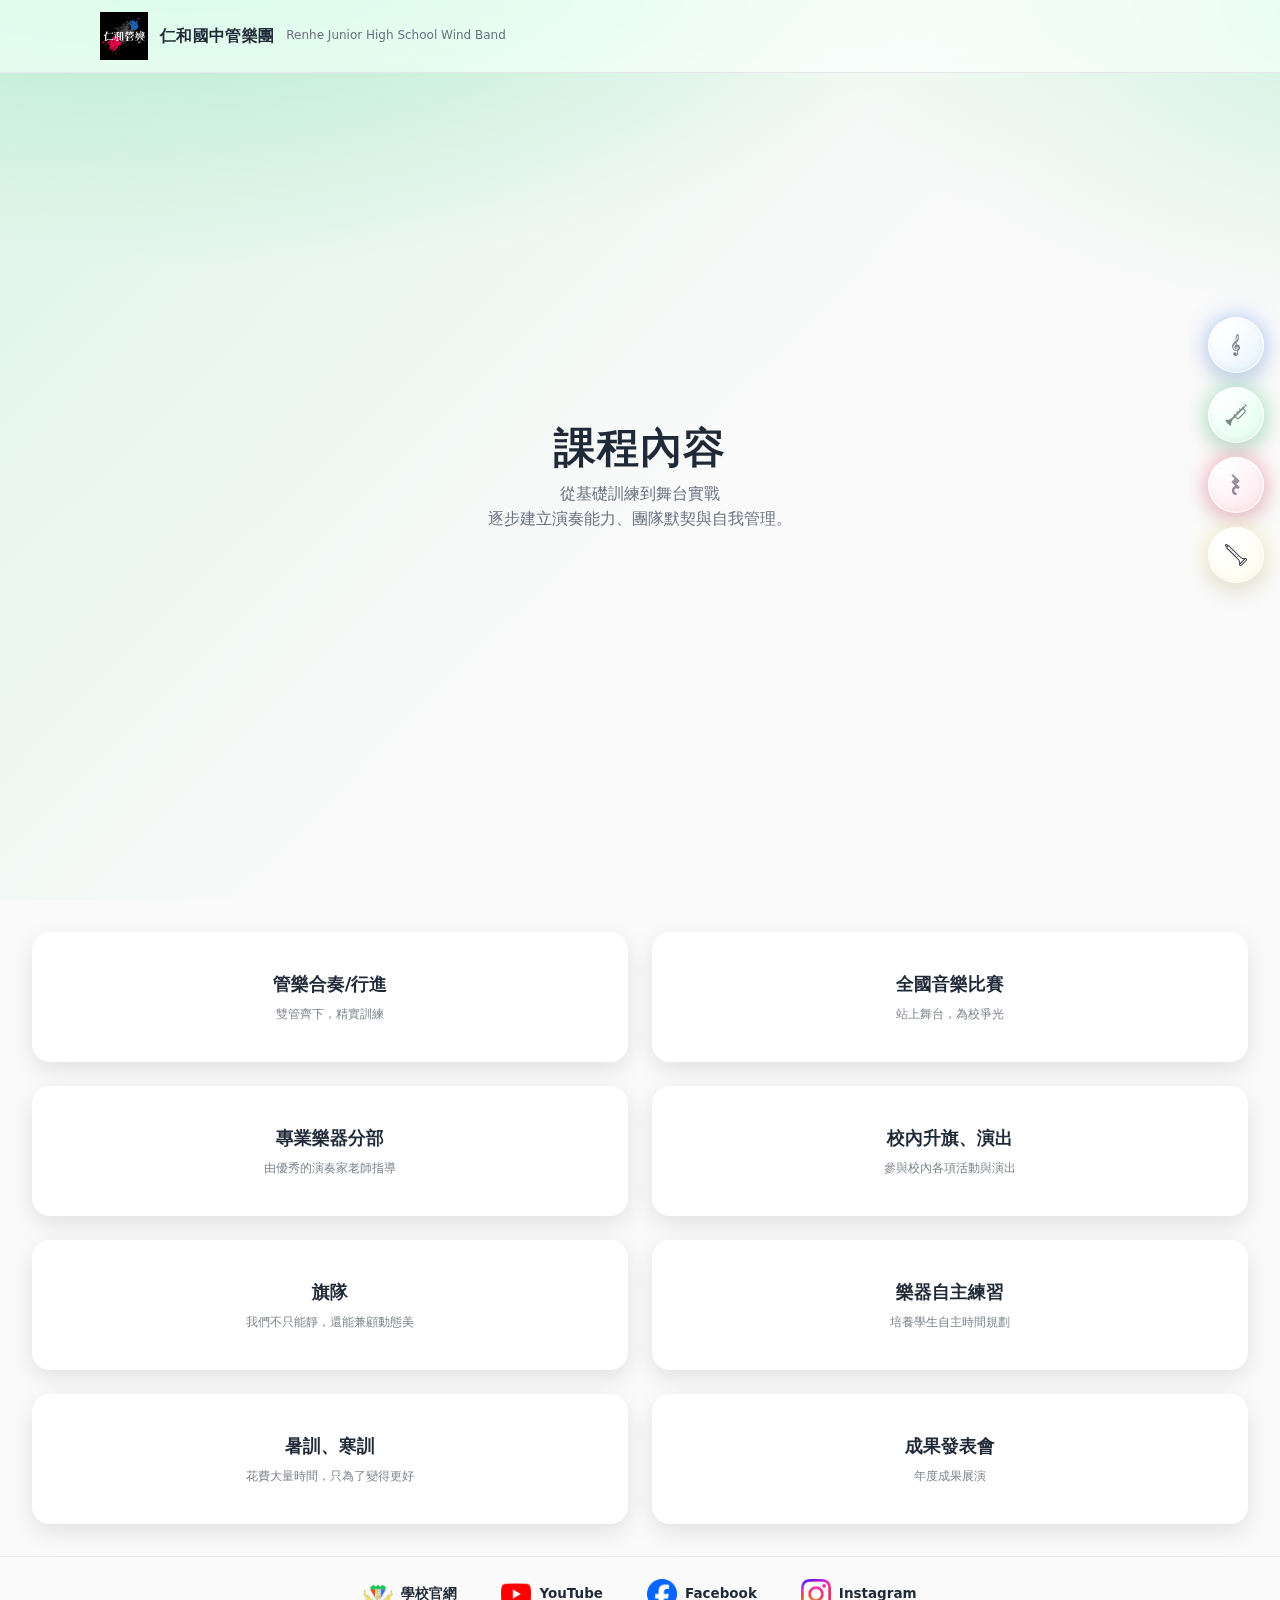
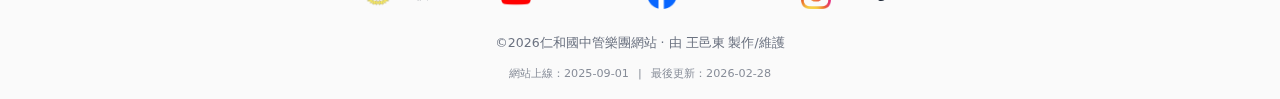
<file: courses.html>
<!DOCTYPE html>
<html lang="zh-Hant">
<head>
  <meta charset="UTF-8" />
  <meta name="viewport" content="width=device-width, initial-scale=1" />
  <title>仁和國中管樂團 | 課程內容</title>

  <script async src="https://www.googletagmanager.com/gtag/js?id=G-SS5XBTLB1G"></script>
  <script>
    window.dataLayer = window.dataLayer || [];
    function gtag(){dataLayer.push(arguments);}
    gtag('js', new Date());
    gtag('config', 'G-SS5XBTLB1G');
  </script>

  <link rel="stylesheet" href="styles.css" />
  <link rel="stylesheet" href="courses.css" />
  <link rel="icon" href="favicon.ico" type="image/x-icon" />
  <link rel="icon" href="favicon.png" type="image/png" sizes="48x48" />
  <link rel="apple-touch-icon" href="favicon.png" />

  <meta name="description" content="仁和國中管樂團課程內容與學習規劃，從入門到進階，穩健培養樂理與合奏能力。" />
  <meta name="keywords" content="仁和國中, 管樂團, 課程內容, 行進樂, 室內合奏, Ren-he Wind Band" />
  <meta name="author" content="仁和國中管樂團" />
  <link rel="canonical" href="https://rhwb94.github.io/rhjhwb/courses.html" />
  <meta property="og:title" content="仁和國中管樂團 | 課程內容" />
  <meta property="og:description" content="仁和國中管樂團課程內容與學習規劃，從入門到進階，穩健培養樂理與合奏能力。" />
  <meta property="og:type" content="website" />
  <meta property="og:url" content="https://rhwb94.github.io/rhjhwb/courses.html" />
  <meta property="og:image" content="https://rhwb94.github.io/rhjhwb/assets/og-image.jpg" />
  <meta name="twitter:card" content="summary_large_image" />
  <meta name="twitter:title" content="仁和國中管樂團 | 課程內容" />
  <meta name="twitter:description" content="仁和國中管樂團課程內容與學習規劃，從入門到進階，穩健培養樂理與合奏能力。" />
  <meta name="twitter:image" content="https://rhwb94.github.io/rhjhwb/assets/og-image.jpg" />

  <script>(function(w,d,s,l,i){w[l]=w[l]||[];w[l].push({'gtm.start':
  new Date().getTime(),event:'gtm.js'});var f=d.getElementsByTagName(s)[0],
  j=d.createElement(s),dl=l!='dataLayer'?'&l='+l:'';j.async=true;j.src=
  'https://www.googletagmanager.com/gtm.js?id='+i+dl;f.parentNode.insertBefore(j,f);
  })(window,document,'script','dataLayer','GTM-WZBM4QW7');</script>
</head>
<body id="courses-page">
  <noscript><iframe src="https://www.googletagmanager.com/ns.html?id=GTM-WZBM4QW7" height="0" width="0" style="display:none;visibility:hidden"></iframe></noscript>

  <header class="site-header">
    <div class="container">
      <a class="brand" href="./" aria-label="仁和國中管樂團首頁">
        <img src="assets/logo.png" alt="仁和國中管樂團標誌" class="brand-logo" />
        <span class="brand-zh">仁和國中管樂團</span>
        <span class="brand-en">Renhe Junior High School Wind Band</span>
      </a>
    </div>
  </header>

  <div class="bg-glass" aria-hidden="true"></div>

  <main id="main">
    <section class="panel courses-hero" aria-labelledby="ttl-courses">
      <div class="container">
        <h1 id="ttl-courses" class="hero-title">課程內容</h1>
        <p class="sub hero-sub">從基礎訓練到舞台實戰<br>逐步建立演奏能力、團隊默契與自我管理。</p>
      </div>
    </section>

    <section class="course-grid" role="list">
      <article class="course-card" role="listitem" tabindex="0" data-key="course1" aria-label="Course 1" data-detail="全桃園唯一行進樂與室內合奏並行，讓學生培養高水準的演奏能力、分部聆聽與整體合奏默契。">
        <div class="card-face">
          <h3 class="card-title">管樂合奏/行進</h3>
          <p class="card-desc">雙管齊下，精實訓練</p>
        </div>
      </article>

      <article class="course-card" role="listitem" tabindex="0" data-key="course2" aria-label="Course 2" data-detail="透過校內外演出與比賽經驗，讓學生熟悉舞台流程、培養穩定台風，也在團隊合作中為學校爭取榮譽。">
        <div class="card-face">
          <h3 class="card-title">全國音樂比賽</h3>
          <p class="card-desc">站上舞台，為校爭光</p>
        </div>
      </article>

      <article class="course-card" role="listitem" tabindex="0" data-key="course3" aria-label="Course 3" data-detail="各分部由專業師資帶領，依照學生程度安排個別與分組教學，扎實建立演奏技巧與音樂理解。">
        <div class="card-face">
          <h3 class="card-title">專業樂器分部</h3>
          <p class="card-desc">由優秀的演奏家老師指導</p>
        </div>
      </article>

      <article class="course-card" role="listitem" tabindex="0" data-key="course4" aria-label="Course 4" data-detail="除了音樂訓練，也重視學生在生活管理與學習態度上的養成，幫助孩子建立自律與責任感。">
        <div class="card-face">
          <h3 class="card-title">校內升旗、演出</h3>
          <p class="card-desc">參與校內各項活動與演出</p>
        </div>
      </article>

      <article class="course-card" role="listitem" tabindex="0" data-key="course5" aria-label="Course 5" data-detail="從演奏延伸到企劃、合作、紀錄與表達，讓學生在樂團生活中培養更多面向的能力與視野。">
        <div class="card-face">
          <h3 class="card-title">旗隊</h3>
          <p class="card-desc">我們不只能靜，還能兼顧動態美</p>
        </div>
      </article>

      <article class="course-card" role="listitem" tabindex="0" data-key="course6" aria-label="Course 6" data-detail="練習、學業與休息需要平衡安排，課程也幫助學生建立自主規劃與長期累積的能力。">
        <div class="card-face">
          <h3 class="card-title">樂器自主練習</h3>
          <p class="card-desc">培養學生自主時間規劃</p>
        </div>
      </article>

      <article class="course-card" role="listitem" tabindex="0" data-key="course7" aria-label="Course 7" data-detail="成果來自長時間的反覆練習與彼此配合，學生在過程中學會堅持、紀律與對細節的要求。">
        <div class="card-face">
          <h3 class="card-title">暑訓、寒訓</h3>
          <p class="card-desc">花費大量時間，只為了變得更好</p>
        </div>
      </article>

      <article class="course-card" role="listitem" tabindex="0" data-key="course8" aria-label="Course 8" data-detail="透過年度成果展演，完整呈現學生一年來的成長、舞台魅力與團隊合作成果。">
        <div class="card-face">
          <h3 class="card-title">成果發表會</h3>
          <p class="card-desc">年度成果展演</p>
        </div>
      </article>
    </section>
  </main>

  <!-- 右側懸浮導航（Liquid Glass） -->
  <nav class="float-launchers" aria-label="快速導覽">
    <!-- 師資（藍） -->
    <a class="lg-chip" href="teachers.html" data-label="師資介紹" aria-label="前往師資介紹" style="--glow: 41,115,255;">
      <!-- 你也可換成自己的 SVG 圖標 -->
      <svg viewBox="0 0 24 24" width="22" height="22" aria-hidden="true">
        <path d="M13.619 5.343c-0.357 0.545 -0.772 1 -1.235 1.356l-0.759 0.605c-1.159 1.03 -1.993 1.863 -2.48 2.474 -0.887 1.111 -1.374 2.24 -1.447 3.355 -0.082 1.258 0.277 2.452 1.067 3.549 0.837 1.17 1.895 1.804 3.143 1.885 0.286 0.019 0.599 0.016 0.86 -0.001l-0.097 -0.878c-0.182 0.017 -0.374 0.019 -0.576 0.006 -0.82 -0.054 -1.552 -0.392 -2.178 -1.006 -0.654 -0.637 -0.947 -1.34 -0.894 -2.147 0.1 -1.529 1.092 -3.042 2.948 -4.501l0.829 -0.66c0.729 -0.623 1.32 -1.407 1.757 -2.331 0.432 -0.917 0.685 -1.91 0.754 -2.951 0.04 -0.612 -0.045 -1.371 -0.25 -2.256C14.779 0.639 14.378 0.037 13.832 0.001c-0.194 -0.012 -0.406 0.086 -0.666 0.314 -0.63 0.569 -1.088 1.258 -1.363 2.046 -0.212 0.602 -0.353 1.407 -0.418 2.392 -0.027 0.41 0.027 1.168 0.157 2.082l0.769 -0.712a3.389 3.389 0 0 1 0.008 -0.322c0.04 -0.628 0.199 -1.309 0.469 -2.024 0.344 -0.895 0.668 -1.165 0.881 -1.234a0.461 0.461 0 0 1 0.175 -0.022c0.277 0.018 0.553 0.135 0.505 0.867 -0.04 0.62 -0.286 1.278 -0.731 1.954"/><path d="M14.3 18.177c0.498 -0.223 0.923 -0.563 1.267 -1.013 0.439 -0.57 0.686 -1.244 0.736 -2.003 0.063 -0.932 -0.161 -1.776 -0.662 -2.511 -0.549 -0.805 -1.302 -1.244 -2.237 -1.306a2.433 2.433 0 0 0 -0.338 0.002l-0.2 -1.494 -0.84 0.618 0.129 1.06c-0.503 0.208 -0.941 0.536 -1.305 0.978 -0.419 0.515 -0.652 1.081 -0.692 1.684 -0.04 0.626 0.099 1.2 0.416 1.702 0.165 0.268 0.392 0.506 0.652 0.7 0.426 0.317 0.918 0.293 0.996 0.121 0.079 -0.172 -0.213 -0.443 -0.442 -0.804 -0.131 -0.204 -0.195 -0.45 -0.195 -0.738 0 -0.613 0.37 -1.14 0.897 -1.373l0.493 3.842 0.115 0.891a197.361 197.361 0 0 1 0.22 1.262c0.087 0.564 0.117 1.053 0.09 1.453 -0.036 0.554 -0.209 1.007 -0.514 1.346 -0.194 0.216 -0.421 0.352 -0.677 0.428a1.896 1.896 0 0 0 0.557 -1.345c0 -1.049 -0.851 -1.901 -1.901 -1.901 -0.291 0 -0.564 0.071 -0.811 0.188 -0.031 0.013 -0.061 0.034 -0.092 0.05 -0.068 0.037 -0.135 0.074 -0.199 0.118 -0.022 0.016 -0.042 0.035 -0.064 0.053 -0.425 0.332 -0.703 0.836 -0.728 1.41 0 0.001 -0.001 0.002 -0.001 0.003v0.001c-0.001 0.027 -0.008 0.051 -0.008 0.078 0 0.023 0.006 0.043 0.007 0.064 -0.001 0.616 0.255 1.145 0.768 1.575 0.485 0.405 1.067 0.633 1.729 0.676 0.376 0.024 0.739 -0.019 1.078 -0.129 0.277 -0.09 0.545 -0.228 0.795 -0.407 0.605 -0.436 0.934 -1.007 0.98 -1.697 0.035 -0.527 0.008 -1.15 -0.081 -1.861l-0.247 -1.602 -0.622 -4.597c0.694 0.133 1.219 0.742 1.219 1.475 0 0.52 -0.168 1.341 -0.482 1.771z"/>
      </svg>
    </a>

    <!-- 課程內容（綠） -->
    <a class="lg-chip" href="courses.html" data-label="課程內容" aria-label="前往課程內容" style="--glow: 0,198,90;">
      <svg viewBox="0 0 16 16" width="22" height="22" aria-hidden="true">
        <path d="m13.625 3.308 1.075 -1.075 -0.908 -0.908 -2.433 2.433 -0.7 -0.7L10 3.717l0.7 0.7 -1.308 1.308 -0.667 -0.667L8 5.783l0.667 0.667L7.367 7.75 6.767 7.15 6.075 7.842l0.6 0.6 -1.533 1.525c-1.375 1.375 -4.325 2.125 -5.1 1.342 0 0 0.4 1.367 1.833 2.808 1.442 1.442 2.833 1.867 2.833 1.867 -0.775 -0.775 -0.008 -3.75 1.342 -5.1l1.267 -1.267 1.033 1.033a1.167 1.167 0 0 0 0.875 0.342 2.167 2.167 0 0 0 1.467 -0.675L14.333 6.683a2.167 2.167 0 0 0 0.675 -1.467 1.167 1.167 0 0 0 -0.342 -0.875zm0.133 2.8 -3.633 3.633c-0.45 0.45 -0.992 0.533 -1.192 0.333l-1.042 -1.033 5.158 -5.158 1.033 1.033c0.083 0.083 0.1 0.208 0.1 0.3 0 0.283 -0.167 0.625 -0.433 0.892" class="si-glyph-fill"></path><path d="M15.892 1.3 14.7 0.117C14.608 0.025 14.4 0.083 14.242 0.242s-0.217 0.367 -0.125 0.458l1.192 1.192c0.092 0.092 0.3 0.033 0.458 -0.125 0.167 -0.167 0.217 -0.367 0.125 -0.458" class="si-glyph-fill">
      </svg>
    </a>

    <!-- 近年比賽佳績 -->
    <a class="lg-chip" href="achievements.html" data-label="比賽佳績" aria-label="前往比賽佳績" style="--glow: 255,24,74;">
      <svg viewBox="0 0 50 50" width="22" height="22" aria-hidden="true">
        <path fill="currentColor" d="m26.083 22.692 7.337 -7.286L18.013 0 14.32 3.693l7.336 7.336 -7.336 7.287 9.147 9.147c-4.462 1.188 -7.759 5.262 -7.759 10.093 0 5.759 4.686 10.445 10.445 10.445v-5.222c-2.88 0 -5.222 -2.343 -5.222 -5.222 0 -2.879 2.343 -5.222 5.222 -5.222 1.384 0 2.687 0.536 3.671 1.508l0.011 -0.011 0.153 0.153L33.68 30.29z"/>
      </svg>
    </a>

    <!-- 其他頁（黃） -->
    <a class="lg-chip" href="faq.html" data-label="常見Q&A" aria-label="前往常見Q&A" style="--glow: 246,232,98;">
      <svg viewBox="0 0 48 48" width="22" height="22" transform="scale(1,-1)" aria-hidden="true">
        <path fill="currentColor" d="M48 13.992c0 -0.818 -0.318 -1.586 -0.896 -2.164L36.171 0.896c-1.193 -1.193 -3.135 -1.193 -4.328 0l-0.092 0.092c-0.578 0.578 -0.896 1.347 -0.896 2.164 0 0.565 0.152 1.107 0.437 1.578 0.07 0.935 0.257 5.727 -2.904 8.888L4.115 37.89c-0.672 0.672 -0.944 1.591 -0.823 2.467L0.17 44.698a0.9 0.9 0 0 0 0.094 1.162l1.875 1.875a0.9 0.9 0 0 0 0.637 0.264c0.183 0 0.367 -0.056 0.525 -0.17l4.341 -3.123c0.134 0.018 0.267 0.031 0.402 0.031 0.748 0 1.495 -0.285 2.065 -0.854L34.382 19.611c3.146 -3.146 7.95 -2.971 8.888 -2.903 0.471 0.285 1.013 0.437 1.577 0.437 0.818 0 1.586 -0.318 2.164 -0.896l0.092 -0.092h0c0.578 -0.578 0.896 -1.347 0.896 -2.164M2.871 45.922l-0.793 -0.793 2.153 -2.993 1.633 1.633zM33.109 18.338 8.836 42.611a1.112 1.112 0 0 1 -0.792 0.328 1.112 1.112 0 0 1 -0.792 -0.328l-1.864 -1.864c-0.436 -0.436 -0.436 -1.147 0 -1.583l24.273 -24.273c2.594 -2.594 3.281 -6.007 3.428 -8.237l8.256 8.256c-2.23 0.147 -5.643 0.835 -8.236 3.428m12.722 -3.455 -0.092 0.092a1.252 1.252 0 0 1 -0.891 0.369 1.252 1.252 0 0 1 -0.891 -0.369L33.024 4.043c-0.491 -0.491 -0.491 -1.291 0 -1.782l0.092 -0.092a1.252 1.252 0 0 1 0.891 -0.369 1.252 1.252 0 0 1 0.891 0.369L45.831 13.101a1.252 1.252 0 0 1 0.369 0.891c0 0.337 -0.131 0.653 -0.369 0.891"/></g></g><g><g><path cx="120.272" cy="391.641" r="9.567" d="M12.172 36.716A0.897 0.897 0 0 1 11.276 37.613A0.897 0.897 0 0 1 10.379 36.716A0.897 0.897 0 0 1 12.172 36.716z"/></g></g><g><g><path cx="293.697" cy="218.23" r="9.567" d="M28.431 20.459A0.897 0.897 0 0 1 27.534 21.356A0.897 0.897 0 0 1 26.637 20.459A0.897 0.897 0 0 1 28.431 20.459z"/></g></g><g><g><path cx="250.337" cy="261.576" r="9.567" d="M24.366 24.523A0.897 0.897 0 0 1 23.469 25.42A0.897 0.897 0 0 1 22.572 24.523A0.897 0.897 0 0 1 24.366 24.523z"/></g></g><g><g><path cx="206.991" cy="304.936" r="9.567" d="M20.302 28.588A0.897 0.897 0 0 1 19.405 29.485A0.897 0.897 0 0 1 18.509 28.588A0.897 0.897 0 0 1 20.302 28.588z"/></g></g><g><g><path cx="163.631" cy="348.282" r="9.567" d="M16.237 32.651A0.897 0.897 0 0 1 15.34 33.548A0.897 0.897 0 0 1 14.444 32.651A0.897 0.897 0 0 1 16.237 32.651z"/></g></g>
      </svg>
    </a>
  </nav>



  <!-- Bio Modal 覆蓋層 -->
  <div id="yang-bio-overlay" class="overlay" role="dialog" aria-modal="true" aria-labelledby="overlay-title" hidden>
    <div class="overlay-card" role="document">
      <div class="overlay-body" id="overlay-content"><!-- 由 JS 注入 --></div>
      <div class="overlay-actions">
        <button type="button" class="btn btn-primary overlay-close" data-target="yang-bio-overlay">返回</button>
      </div>
    </div>
  </div>

  <footer class="site-footer">
    <div class="container footer-bar">
      <div class="footer-links" aria-label="外部連結">
        <a href="https://www.jhjhs.tyc.edu.tw/" target="_blank" rel="noopener" class="footer-link">
          <img src="assets/school_site.png" alt="學校官網" class="footer-icon" />
          <span>學校官網</span>
        </a>
        <a href="https://www.youtube.com/@%E4%BB%81%E5%92%8C%E5%9C%8B%E4%B8%AD%E7%AE%A1%E6%A8%82%E5%9C%98" target="_blank" rel="noopener" class="footer-link">
          <img src="assets/youtube.png" alt="YouTube" class="footer-icon" />
          <span>YouTube</span>
        </a>
        <a href="https://www.facebook.com/R.H.WindBand" target="_blank" rel="noopener" class="footer-link">
          <img src="assets/facebook.png" alt="Facebook" class="footer-icon" />
          <span>Facebook</span>
        </a>
        <a href="https://www.instagram.com/rhjhwb94/" target="_blank" rel="noopener" class="footer-link">
          <img src="assets/instagram.png" alt="Instagram" class="footer-icon" />
          <span>Instagram</span>
        </a>
      </div>
      <small class="footer-legal">© <span id="y"></span> 仁和國中管樂團網站 · 由 王邑東 製作/維護</small>
    </div>
    <div class="site-meta">
      <span>網站上線：<time id="site-launched"></time></span>
      <span class="divider">|</span>
      <span>最後更新：<time id="site-updated"></time></span>
    </div>
    <script src="assets/site-meta.js"></script>
  </footer>

  <script src="script.js"></script>
  <script src="courses.js"></script>
</body>
</html>
</file>
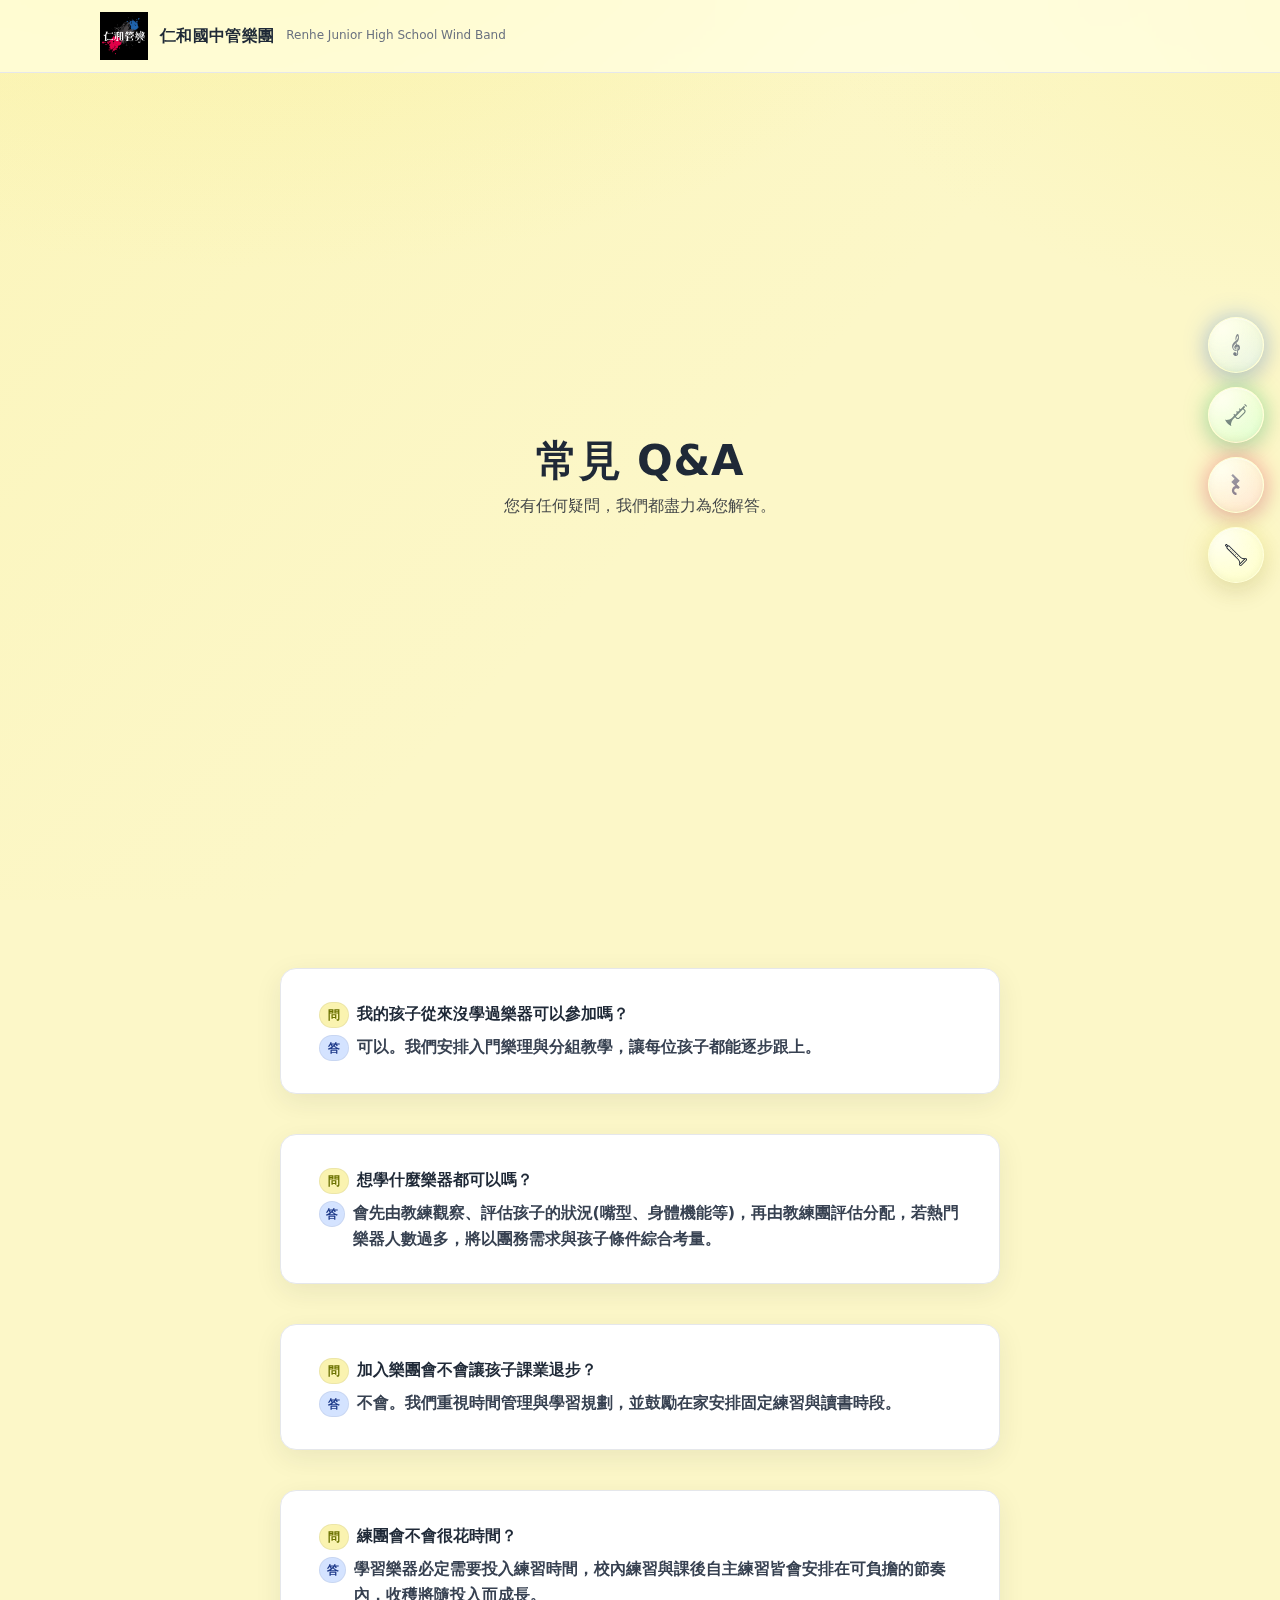
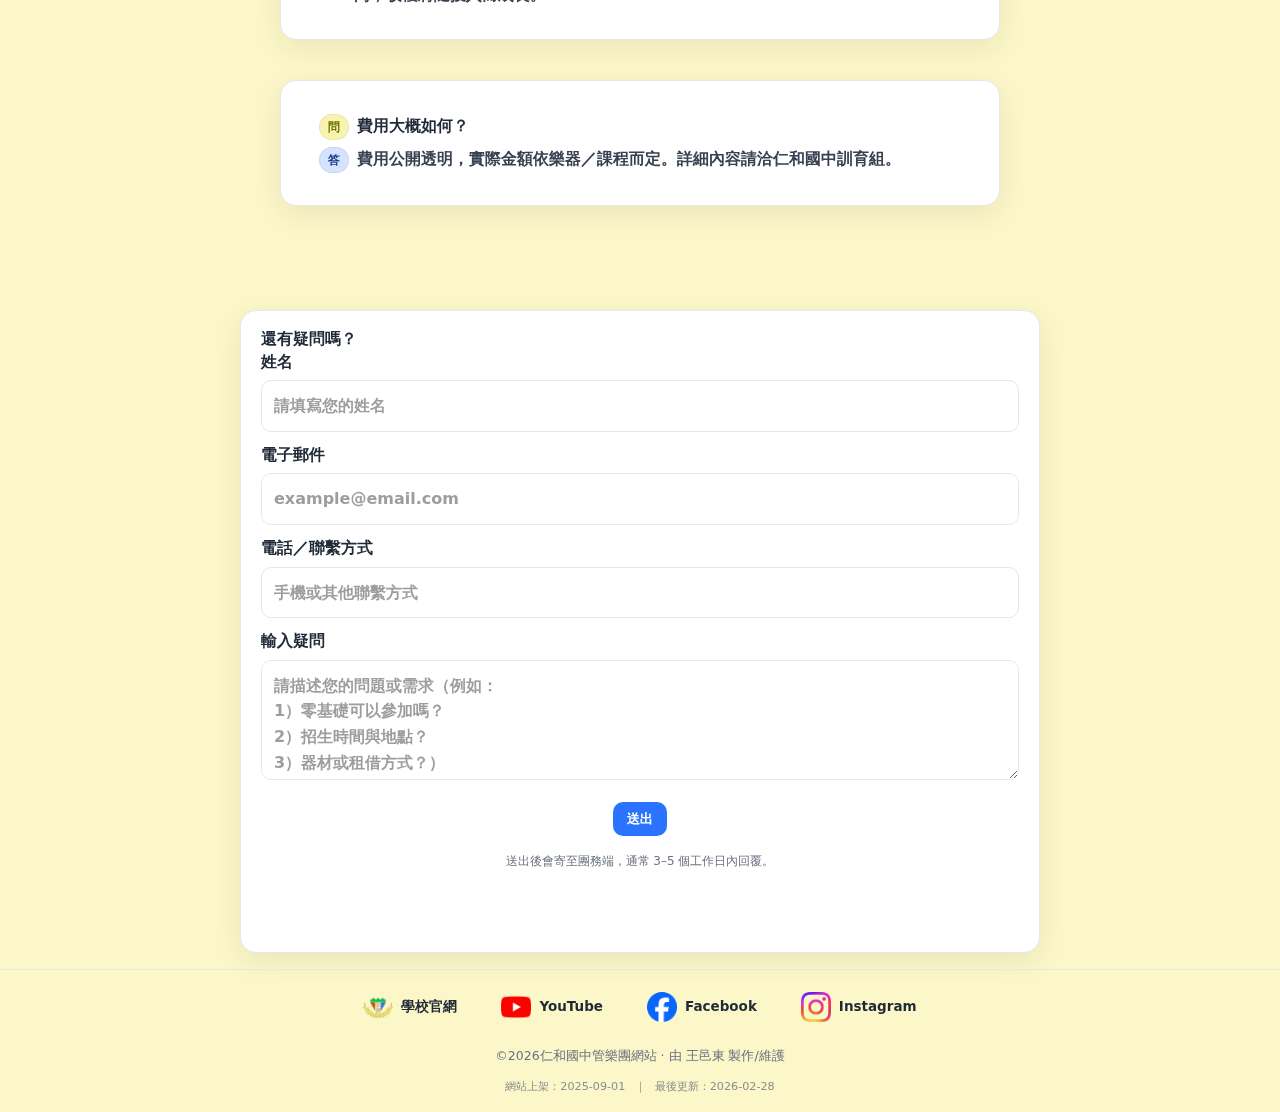
<file: faq.html>
<!DOCTYPE html>
<html lang="zh-Hant">
<head>
  <meta charset="utf-8" />
  <meta name="viewport" content="width=device-width, initial-scale=1" />
<title>仁和國中管樂團 | 常見 Q&A</title>
  <!-- Google tag (gtag.js) -->
  <script async src="https://www.googletagmanager.com/gtag/js?id=G-SS5XBTLB1G"></script>
  <script>
    window.dataLayer = window.dataLayer || [];
    function gtag(){dataLayer.push(arguments);}
    gtag('js', new Date());

    gtag('config', 'G-SS5XBTLB1G');
  </script>
  <link rel="stylesheet" href="styles.css" />
  <style>
    /* Page-level overrides: use site tokens from styles.css */
    /* 1) 全頁底色改為黃色；玻璃背景透出黃色主題 */
    body.faq-page{ --bg: color-mix(in srgb, var(--yellow) 35%, white); }
    .faq-page .bg-glass{ --theme-rgb: var(--yellow-rgb); }

    /* Hero */
    .faq-hero .container { text-align: center; }
    .faq-hero .hero-title { font-size: clamp(28px, 4.2vw, 42px); margin: 0 0 8px; letter-spacing: .02em; }
    .faq-hero .sub { color: rgba(17,24,39,.8); margin: 0; }

    /* FAQ grid */
    .faq{ display: grid; gap: 20px; }
    .faq-item{ overflow:hidden; }
    .faq-item .qa{ padding: 16px 18px; }
    .qa dt{ font-weight: 900; margin: 0 0 6px; display: flex; gap: 8px; align-items: baseline; }
    .qa dd{ margin: 0; font-weight: 600; color: #374151; display: flex; gap: 8px; align-items: baseline; }
    .qa .tag{ display:none; } /* 黃色圓角徽章 */
    /* 問答徽章顏色區分 */
    .tag-q{
      display:inline-flex;align-items:center;justify-content:center;
      font-weight:700;font-size:12px;line-height:1;
      padding:6px 8px;border-radius:999px;
      background: rgba(246,232,98,.5); color:#6b7200;
      border:1px solid rgba(17,24,39,.06);
      min-width:2em;text-align:center;
    }
    .tag-a{
      display:inline-flex;align-items:center;justify-content:center;
      font-weight:700;font-size:12px;line-height:1;
      padding:6px 8px;border-radius:999px;
      background: rgba(41,115,255,.2); color:#1e3a8a;
      border:1px solid rgba(17,24,39,.06);
      min-width:2em;text-align:center;
    }


    /* Form: 單欄直向排列 + 清楚 placeholder */
    .faq-form{ display: grid; gap: 10px; }
    .faq-form label{ display: grid; gap: 6px; font-weight: 800; }
    .faq-form input, .faq-form textarea{
      padding: 12px 12px; border-radius: 10px; border: 1px solid var(--border);
      background: #fff; font: inherit;
    }
    .faq-form textarea{ resize: vertical; min-height: 120px; }
    .faq-form .actions{ display:flex; justify-content:center; align-items:center; gap:8px; }
    .faq-form .hint{ color: var(--muted); font-size: 12px; }
    .msg{ min-height: 1.2em; }

    /* Better placeholder legibility; support multi-line in textarea */
    ::placeholder{ opacity: .7; white-space: pre-line; }

    /* Non full-height sections */
    .panel.is-auto{
      min-height: auto;
      scroll-snap-align: none;
      scroll-snap-stop: auto;
      display: block;
      padding-top: calc(12px + 56px);
      padding-bottom: 16px;
    }
  
    /* 成功/失敗訊息條 */
    .faq-form .actions{
      display:flex;
      flex-direction:column;
      align-items:center;
      gap:6px;
      margin-top:12px;
    }
    .faq-form .actions .hint{
      order:2;
      font-size:12px;
      color:var(--muted);
      text-align:center;
    }
    .faq-form .actions button{
      order:1;
    }

    .msg{ min-height: 1.2em; margin-top: 6px; transition: all .2s ease; }
    .msg.ok{ background: rgba(0,198,90,.12); border: 1px solid rgba(0,198,90,.35); color: #065f46; padding: 8px 10px; border-radius: 10px; text-align:center; }
    .msg.err{ background: rgba(255,24,74,.10); border: 1px solid rgba(255,24,74,.30); color: #7f1d1d; padding: 8px 10px; border-radius: 10px; text-align:center; }

  
    /* === FAQ & Form card widths (responsive, no horizontal scroll) === */
    /* FAQ cards and form card unified margins */
    .faq-page .faq-item,
    .faq-page .faq-form-card {
      width: min(800px, 92vw);
      margin-left: auto;
      margin-right: auto;
      padding-left: clamp(12px, 4vw, 20px);
      padding-right: clamp(12px, 4vw, 20px);
      box-sizing: border-box;
    }

    .faq-page .faq { grid-template-columns: 1fr; } /* single column list */
    
    
    @media (max-width: 520px){
      
      
    }

    /* === Unified white card widths (QA + reply form) === */
    .faq-page .faq-item,
    .faq-page .faq-form-card {
      width: min(800px, 92vw);
      margin-left: auto;
      margin-right: auto;
      padding-left: clamp(12px, 4vw, 20px);
      padding-right: clamp(12px, 4vw, 20px);
      box-sizing: border-box;
    }
    .faq-page .faq {
      width: min(800px, 92vw);
      margin-inline: auto;
      display: grid;
      gap: 20px;
    }

</style>
  <!-- JSON-LD FAQPage -->
  <script type="application/ld+json">
  {
    "@context": "https://schema.org",
    "@type": "FAQPage",
    "mainEntity": [
      { "@type": "Question", "name": "我的孩子從來沒學過樂器可以參加嗎？",
        "acceptedAnswer": { "@type": "Answer", "text": "可以。我們安排入門樂理與分組教學，讓每位孩子都能逐步跟上。" } },
      { "@type": "Question", "name": "想學什麼樂器都可以嗎？",
        "acceptedAnswer": { "@type": "Answer", "text": "會先詢問志願，再由教練團評估分配；若熱門樂器人數過多，將以團務需求與孩子條件綜合考量。" } },
      { "@type": "Question", "name": "加入樂團會不會讓孩子課業退步？",
        "acceptedAnswer": { "@type": "Answer", "text": "不會。我們重視時間管理與學習規劃，並鼓勵在家安排固定練習與讀書時段。" } },
      { "@type": "Question", "name": "練團會不會很花時間？",
        "acceptedAnswer": { "@type": "Answer", "text": "學習樂器需要穩定投入；校內練習與課後自主練習皆會安排在可負擔的節奏內，收穫將隨投入而成長。" } },
      { "@type": "Question", "name": "費用大概如何？",
        "acceptedAnswer": { "@type": "Answer", "text": "費用公開透明，實際依個別樂器／課程而定。詳細可向團務老師洽詢。" } }
    ]
  }
  </script>
  <link rel="icon" href="favicon.ico" type="image/x-icon">
  <link rel="icon" href="favicon.png" type="image/png" sizes="48x48">
  <link rel="apple-touch-icon" href="favicon.png">
  <meta name="description" content="仁和國中管樂團常見問題 Q&A 與聯絡表單。">
  <meta name="keywords" content="仁和國中, 管樂團, 樂團, 音樂, 桃園, Ren-he Wind Band, 學生音樂比賽">
  <meta name="author" content="仁和國中管樂團">
  <link rel="canonical" href="https://rhwb94.github.io/rhjhwb/faq.html">
  <meta property="og:title" content="仁和國中管樂團 | 常見 Q&A">
  <meta property="og:description" content="仁和國中管樂團常見問題 Q&A 與聯絡表單。">
  <meta property="og:type" content="website">
  <meta property="og:url" content="https://rhwb94.github.io/rhjhwb/faq.html">
  <meta property="og:image" content="https://rhwb94.github.io/rhjhwb/assets/og-image.jpg">
  <meta name="twitter:card" content="summary_large_image">
  <meta name="twitter:title" content="仁和國中管樂團 | 常見 Q&A">
  <meta name="twitter:description" content="仁和國中管樂團常見問題 Q&A 與聯絡表單。">
  <meta name="twitter:image" content="https://rhwb94.github.io/rhjhwb/assets/og-image.jpg">
  <!-- Google Tag Manager -->
  <script>(function(w,d,s,l,i){w[l]=w[l]||[];w[l].push({'gtm.start':
  new Date().getTime(),event:'gtm.js'});var f=d.getElementsByTagName(s)[0],
  j=d.createElement(s),dl=l!='dataLayer'?'&l='+l:'';j.async=true;j.src=
  'https://www.googletagmanager.com/gtm.js?id='+i+dl;f.parentNode.insertBefore(j,f);
  })(window,document,'script','dataLayer','GTM-WZBM4QW7');</script>
  <!-- End Google Tag Manager -->
</head>
<body class="faq-page" id="faq-page">
      <!-- Google Tag Manager (noscript) -->
  <noscript><iframe src="https://www.googletagmanager.com/ns.html?id=GTM-WZBM4QW7"
  height="0" width="0" style="display:none;visibility:hidden"></iframe></noscript>
  <!-- End Google Tag Manager (noscript) -->
  <!-- Header（沿用全站） -->
  <header class="site-header">
    <div class="container">
      <a class="brand" href="./" aria-label="仁和國中管樂團首頁">
        <img src="assets/logo.png" alt="仁和國中管樂團 團徽" class="brand-logo" />
        <span class="brand-zh">仁和國中管樂團</span>
        <span class="brand-en">Renhe Junior High School Wind Band</span>
      </a>
    </div>
  </header>

  <!-- 背景玻璃層（透出黃色） -->
  <div class="bg-glass" aria-hidden="true"></div>

  

  <main id="main">
    <!-- Hero -->
    <section class="panel faq-hero">
      <div class="container">
        <h1 class="hero-title">常見 Q&A</h1>
        <p class="sub">您有任何疑問，我們都盡力為您解答。</p>
      </div>
    </section>

    <!-- FAQ cards（不收合，直接展示） -->
    <section class="panel is-auto">
      <div class="faq">
        <!-- Q1 -->
        <article class="faq-item card glow-yellow">
          <dl class="qa">
            <dt><span class="tag-q">問</span>我的孩子從來沒學過樂器可以參加嗎？</dt>
            <dd><span class="tag-a">答</span>可以。我們安排入門樂理與分組教學，讓每位孩子都能逐步跟上。</dd>
          </dl>
        </article>
        <!-- Q2 -->
        <article class="faq-item card glow-yellow">
          <dl class="qa">
            <dt><span class="tag-q">問</span>想學什麼樂器都可以嗎？</dt>
            <dd><span class="tag-a">答</span>會先由教練觀察、評估孩子的狀況(嘴型、身體機能等)，再由教練團評估分配，若熱門樂器人數過多，將以團務需求與孩子條件綜合考量。</dd>
          </dl>
        </article>
        <!-- Q3 -->
        <article class="faq-item card glow-yellow">
          <dl class="qa">
            <dt><span class="tag-q">問</span>加入樂團會不會讓孩子課業退步？</dt>
            <dd><span class="tag-a">答</span>不會。我們重視時間管理與學習規劃，並鼓勵在家安排固定練習與讀書時段。</dd>
          </dl>
        </article>
        <!-- Q4 -->
        <article class="faq-item card glow-yellow">
          <dl class="qa">
            <dt><span class="tag-q">問</span>練團會不會很花時間？</dt>
            <dd><span class="tag-a">答</span>學習樂器必定需要投入練習時間，校內練習與課後自主練習皆會安排在可負擔的節奏內，收穫將隨投入而成長。</dd>
          </dl>
        </article>
        <!-- Q5 -->
        <article class="faq-item card glow-yellow">
          <dl class="qa">
            <dt><span class="tag-q">問</span>費用大概如何？</dt>
            <dd><span class="tag-a">答</span>費用公開透明，實際金額依樂器／課程而定。詳細內容請洽仁和國中訓育組。</dd>
          </dl>
        </article>
      </div>
    </section>

    
    <!-- Feedback form（直向 placeholder） -->
    <section class="panel is-auto">
      <div class="card pad faq-form-card">
          <h2 class="cta-title">還有疑問嗎？</h2>
          <form id="faq-form" class="faq-form" novalidate>
            <label>姓名
              <input name="name" placeholder="請填寫您的姓名" required autocomplete="name" />
            </label>
            <label>電子郵件
              <input name="email" placeholder="example@email.com" type="email" required autocomplete="email" />
            </label>
            <label>電話／聯繫方式
              <input name="phone" placeholder="手機或其他聯繫方式" required autocomplete="tel" />
            </label>
            <label>輸入疑問
              <textarea name="question" placeholder="請描述您的問題或需求（例如：
              1）零基礎可以參加嗎？
              2）招生時間與地點？
              3）器材或租借方式？）" required></textarea>
            </label>
            <div class="actions">
              <button class="btn btn-primary" type="submit">送出</button>
            </div>
            <p class="hint" style="text-align:center;margin-top:6px;">送出後會寄至團務端，通常 3–5 個工作日內回覆。</p>
            <p id="faq-msg" class="msg" aria-live="polite"></p>
          </form>
          
        </div>
    </section>

      </section>

      </div>

  </main>

  <!-- 右側懸浮導航（Liquid Glass） -->
  <nav class="float-launchers" aria-label="快速導覽">
    <!-- 師資（藍） -->
    <a class="lg-chip" href="teachers.html" data-label="師資介紹" aria-label="前往師資介紹" style="--glow: 41,115,255;">
      <!-- 你也可換成自己的 SVG 圖標 -->
      <svg viewBox="0 0 24 24" width="22" height="22" aria-hidden="true">
        <path d="M13.619 5.343c-0.357 0.545 -0.772 1 -1.235 1.356l-0.759 0.605c-1.159 1.03 -1.993 1.863 -2.48 2.474 -0.887 1.111 -1.374 2.24 -1.447 3.355 -0.082 1.258 0.277 2.452 1.067 3.549 0.837 1.17 1.895 1.804 3.143 1.885 0.286 0.019 0.599 0.016 0.86 -0.001l-0.097 -0.878c-0.182 0.017 -0.374 0.019 -0.576 0.006 -0.82 -0.054 -1.552 -0.392 -2.178 -1.006 -0.654 -0.637 -0.947 -1.34 -0.894 -2.147 0.1 -1.529 1.092 -3.042 2.948 -4.501l0.829 -0.66c0.729 -0.623 1.32 -1.407 1.757 -2.331 0.432 -0.917 0.685 -1.91 0.754 -2.951 0.04 -0.612 -0.045 -1.371 -0.25 -2.256C14.779 0.639 14.378 0.037 13.832 0.001c-0.194 -0.012 -0.406 0.086 -0.666 0.314 -0.63 0.569 -1.088 1.258 -1.363 2.046 -0.212 0.602 -0.353 1.407 -0.418 2.392 -0.027 0.41 0.027 1.168 0.157 2.082l0.769 -0.712a3.389 3.389 0 0 1 0.008 -0.322c0.04 -0.628 0.199 -1.309 0.469 -2.024 0.344 -0.895 0.668 -1.165 0.881 -1.234a0.461 0.461 0 0 1 0.175 -0.022c0.277 0.018 0.553 0.135 0.505 0.867 -0.04 0.62 -0.286 1.278 -0.731 1.954"/><path d="M14.3 18.177c0.498 -0.223 0.923 -0.563 1.267 -1.013 0.439 -0.57 0.686 -1.244 0.736 -2.003 0.063 -0.932 -0.161 -1.776 -0.662 -2.511 -0.549 -0.805 -1.302 -1.244 -2.237 -1.306a2.433 2.433 0 0 0 -0.338 0.002l-0.2 -1.494 -0.84 0.618 0.129 1.06c-0.503 0.208 -0.941 0.536 -1.305 0.978 -0.419 0.515 -0.652 1.081 -0.692 1.684 -0.04 0.626 0.099 1.2 0.416 1.702 0.165 0.268 0.392 0.506 0.652 0.7 0.426 0.317 0.918 0.293 0.996 0.121 0.079 -0.172 -0.213 -0.443 -0.442 -0.804 -0.131 -0.204 -0.195 -0.45 -0.195 -0.738 0 -0.613 0.37 -1.14 0.897 -1.373l0.493 3.842 0.115 0.891a197.361 197.361 0 0 1 0.22 1.262c0.087 0.564 0.117 1.053 0.09 1.453 -0.036 0.554 -0.209 1.007 -0.514 1.346 -0.194 0.216 -0.421 0.352 -0.677 0.428a1.896 1.896 0 0 0 0.557 -1.345c0 -1.049 -0.851 -1.901 -1.901 -1.901 -0.291 0 -0.564 0.071 -0.811 0.188 -0.031 0.013 -0.061 0.034 -0.092 0.05 -0.068 0.037 -0.135 0.074 -0.199 0.118 -0.022 0.016 -0.042 0.035 -0.064 0.053 -0.425 0.332 -0.703 0.836 -0.728 1.41 0 0.001 -0.001 0.002 -0.001 0.003v0.001c-0.001 0.027 -0.008 0.051 -0.008 0.078 0 0.023 0.006 0.043 0.007 0.064 -0.001 0.616 0.255 1.145 0.768 1.575 0.485 0.405 1.067 0.633 1.729 0.676 0.376 0.024 0.739 -0.019 1.078 -0.129 0.277 -0.09 0.545 -0.228 0.795 -0.407 0.605 -0.436 0.934 -1.007 0.98 -1.697 0.035 -0.527 0.008 -1.15 -0.081 -1.861l-0.247 -1.602 -0.622 -4.597c0.694 0.133 1.219 0.742 1.219 1.475 0 0.52 -0.168 1.341 -0.482 1.771z"/>
      </svg>
    </a>

    <!-- 課程內容（綠） -->
    <a class="lg-chip" href="courses.html" data-label="課程內容" aria-label="前往課程內容" style="--glow: 0,198,90;">
      <svg viewBox="0 0 16 16" width="22" height="22" aria-hidden="true">
        <path d="m13.625 3.308 1.075 -1.075 -0.908 -0.908 -2.433 2.433 -0.7 -0.7L10 3.717l0.7 0.7 -1.308 1.308 -0.667 -0.667L8 5.783l0.667 0.667L7.367 7.75 6.767 7.15 6.075 7.842l0.6 0.6 -1.533 1.525c-1.375 1.375 -4.325 2.125 -5.1 1.342 0 0 0.4 1.367 1.833 2.808 1.442 1.442 2.833 1.867 2.833 1.867 -0.775 -0.775 -0.008 -3.75 1.342 -5.1l1.267 -1.267 1.033 1.033a1.167 1.167 0 0 0 0.875 0.342 2.167 2.167 0 0 0 1.467 -0.675L14.333 6.683a2.167 2.167 0 0 0 0.675 -1.467 1.167 1.167 0 0 0 -0.342 -0.875zm0.133 2.8 -3.633 3.633c-0.45 0.45 -0.992 0.533 -1.192 0.333l-1.042 -1.033 5.158 -5.158 1.033 1.033c0.083 0.083 0.1 0.208 0.1 0.3 0 0.283 -0.167 0.625 -0.433 0.892" class="si-glyph-fill"></path><path d="M15.892 1.3 14.7 0.117C14.608 0.025 14.4 0.083 14.242 0.242s-0.217 0.367 -0.125 0.458l1.192 1.192c0.092 0.092 0.3 0.033 0.458 -0.125 0.167 -0.167 0.217 -0.367 0.125 -0.458" class="si-glyph-fill">
      </svg>
    </a>

    <!-- 近年比賽佳績 -->
    <a class="lg-chip" href="achievements.html" data-label="比賽佳績" aria-label="前往比賽佳績" style="--glow: 255,24,74;">
      <svg viewBox="0 0 50 50" width="22" height="22" aria-hidden="true">
        <path fill="currentColor" d="m26.083 22.692 7.337 -7.286L18.013 0 14.32 3.693l7.336 7.336 -7.336 7.287 9.147 9.147c-4.462 1.188 -7.759 5.262 -7.759 10.093 0 5.759 4.686 10.445 10.445 10.445v-5.222c-2.88 0 -5.222 -2.343 -5.222 -5.222 0 -2.879 2.343 -5.222 5.222 -5.222 1.384 0 2.687 0.536 3.671 1.508l0.011 -0.011 0.153 0.153L33.68 30.29z"/>
      </svg>
    </a>

    <!-- 其他頁（黃） -->
    <a class="lg-chip" href="faq.html" data-label="常見Q&A" aria-label="前往常見Q&A" style="--glow: 246,232,98;">
      <svg viewBox="0 0 48 48" width="22" height="22" transform="scale(1,-1)" aria-hidden="true">
        <path fill="currentColor" d="M48 13.992c0 -0.818 -0.318 -1.586 -0.896 -2.164L36.171 0.896c-1.193 -1.193 -3.135 -1.193 -4.328 0l-0.092 0.092c-0.578 0.578 -0.896 1.347 -0.896 2.164 0 0.565 0.152 1.107 0.437 1.578 0.07 0.935 0.257 5.727 -2.904 8.888L4.115 37.89c-0.672 0.672 -0.944 1.591 -0.823 2.467L0.17 44.698a0.9 0.9 0 0 0 0.094 1.162l1.875 1.875a0.9 0.9 0 0 0 0.637 0.264c0.183 0 0.367 -0.056 0.525 -0.17l4.341 -3.123c0.134 0.018 0.267 0.031 0.402 0.031 0.748 0 1.495 -0.285 2.065 -0.854L34.382 19.611c3.146 -3.146 7.95 -2.971 8.888 -2.903 0.471 0.285 1.013 0.437 1.577 0.437 0.818 0 1.586 -0.318 2.164 -0.896l0.092 -0.092h0c0.578 -0.578 0.896 -1.347 0.896 -2.164M2.871 45.922l-0.793 -0.793 2.153 -2.993 1.633 1.633zM33.109 18.338 8.836 42.611a1.112 1.112 0 0 1 -0.792 0.328 1.112 1.112 0 0 1 -0.792 -0.328l-1.864 -1.864c-0.436 -0.436 -0.436 -1.147 0 -1.583l24.273 -24.273c2.594 -2.594 3.281 -6.007 3.428 -8.237l8.256 8.256c-2.23 0.147 -5.643 0.835 -8.236 3.428m12.722 -3.455 -0.092 0.092a1.252 1.252 0 0 1 -0.891 0.369 1.252 1.252 0 0 1 -0.891 -0.369L33.024 4.043c-0.491 -0.491 -0.491 -1.291 0 -1.782l0.092 -0.092a1.252 1.252 0 0 1 0.891 -0.369 1.252 1.252 0 0 1 0.891 0.369L45.831 13.101a1.252 1.252 0 0 1 0.369 0.891c0 0.337 -0.131 0.653 -0.369 0.891"/></g></g><g><g><path cx="120.272" cy="391.641" r="9.567" d="M12.172 36.716A0.897 0.897 0 0 1 11.276 37.613A0.897 0.897 0 0 1 10.379 36.716A0.897 0.897 0 0 1 12.172 36.716z"/></g></g><g><g><path cx="293.697" cy="218.23" r="9.567" d="M28.431 20.459A0.897 0.897 0 0 1 27.534 21.356A0.897 0.897 0 0 1 26.637 20.459A0.897 0.897 0 0 1 28.431 20.459z"/></g></g><g><g><path cx="250.337" cy="261.576" r="9.567" d="M24.366 24.523A0.897 0.897 0 0 1 23.469 25.42A0.897 0.897 0 0 1 22.572 24.523A0.897 0.897 0 0 1 24.366 24.523z"/></g></g><g><g><path cx="206.991" cy="304.936" r="9.567" d="M20.302 28.588A0.897 0.897 0 0 1 19.405 29.485A0.897 0.897 0 0 1 18.509 28.588A0.897 0.897 0 0 1 20.302 28.588z"/></g></g><g><g><path cx="163.631" cy="348.282" r="9.567" d="M16.237 32.651A0.897 0.897 0 0 1 15.34 33.548A0.897 0.897 0 0 1 14.444 32.651A0.897 0.897 0 0 1 16.237 32.651z"/></g></g>
      </svg>
    </a>
  </nav>

  
  
  <footer class="site-footer">
    <div class="container footer-bar">
      <div class="footer-links" aria-label="外部連結">
        <a href="https://www.jhjhs.tyc.edu.tw/" target="_blank" rel="noopener" class="footer-link">
          <img src="assets/school_site.png" alt="學校官網" class="footer-icon">
          <span>學校官網</span>
        </a>
        <a href="https://www.youtube.com/@%E4%BB%81%E5%92%8C%E5%9C%8B%E4%B8%AD%E7%AE%A1%E6%A8%82%E5%9C%98" target="_blank" rel="noopener" class="footer-link">
          <img src="assets/youtube.png" alt="YouTube" class="footer-icon">
          <span>YouTube</span>
        </a>
        <a href="https://www.facebook.com/R.H.WindBand" target="_blank" rel="noopener" class="footer-link">
          <img src="assets/facebook.png" alt="Facebook" class="footer-icon">
          <span>Facebook</span>
        </a>
        <a href="https://www.instagram.com/rhjhwb94/" target="_blank" rel="noopener" class="footer-link">
          <img src="assets/instagram.png" alt="Instagram" class="footer-icon">
          <span>Instagram</span>
        </a>
      </div>
      <small class="footer-legal">© <span id="y"></span> 仁和國中管樂團網站 · 由 王邑東 製作/維護</small>
      </div>
          <div class="site-meta">
        <span>網站上架：<time id="site-launched"></time></span>
        <span class="divider">｜</span>
        <span>最後更新：<time id="site-updated"></time></span>
      </div>
      <script src="assets/site-meta.js"></script>
  </footer>



  <script src="script.js"></script>

  
  <script>
  // GAS form submit (keep your field order)
  (() => {
    const FORM = document.getElementById('faq-form');
    const MSG  = document.getElementById('faq-msg');
    const ENDPOINT = 'https://script.google.com/macros/s/AKfycbzKVHXmIeg_guTsSevW8ffn0IWhw8uiNWJeRrzfPb9GGzW7GgcBQOohp-WDtzvsjov5_A/exec';

    function validEmail(s){ return /^[^\s@]+@[^\s@]+\.[^\s@]+$/.test(s); }

    FORM.addEventListener('submit', async (e) => {
      e.preventDefault();
      const data = Object.fromEntries(new FormData(FORM).entries());

      // 保留原本的必填與 email 檢查
      if(!data.name || !data.email || !data.phone || !data.question){
        MSG.className = 'msg err';
        MSG.textContent = '請完整填寫所有欄位。';
        return;
      }
      if(!validEmail(data.email)){
        MSG.className = 'msg err';
        MSG.textContent = '請輸入有效的 Email。';
        return;
      }

      // 對齊 GAS 端的欄位名稱（timestamps 由伺服器寫入）
      const payload = {
        name: data.name,
        'e-mail': data.email,
        phone_number: data.phone,
        reply: data.question
      };

      MSG.className='msg';
      MSG.textContent = '送出中…';

      try {
        const res = await fetch(ENDPOINT, {
          method: 'POST',
          headers: { 'Content-Type': 'text/plain; charset=utf-8' },
          body: JSON.stringify(payload),
          mode: 'cors'
        });
        const json = await res.json().catch(() => ({}));

        if (res.ok && json && json.ok) {
          MSG.className='msg ok';
          MSG.textContent = '已收到您的訊息，謝謝！';
          FORM.reset();
        } else {
          throw new Error(json && json.error ? json.error : String(res.status));
        }
      } catch (err) {
        MSG.className='msg err';
        MSG.textContent = '送出失敗，請稍後再試或改以電話/Email 聯絡我們。';
      }
    });
  })();
  </script>

</body>
</html>
</file>
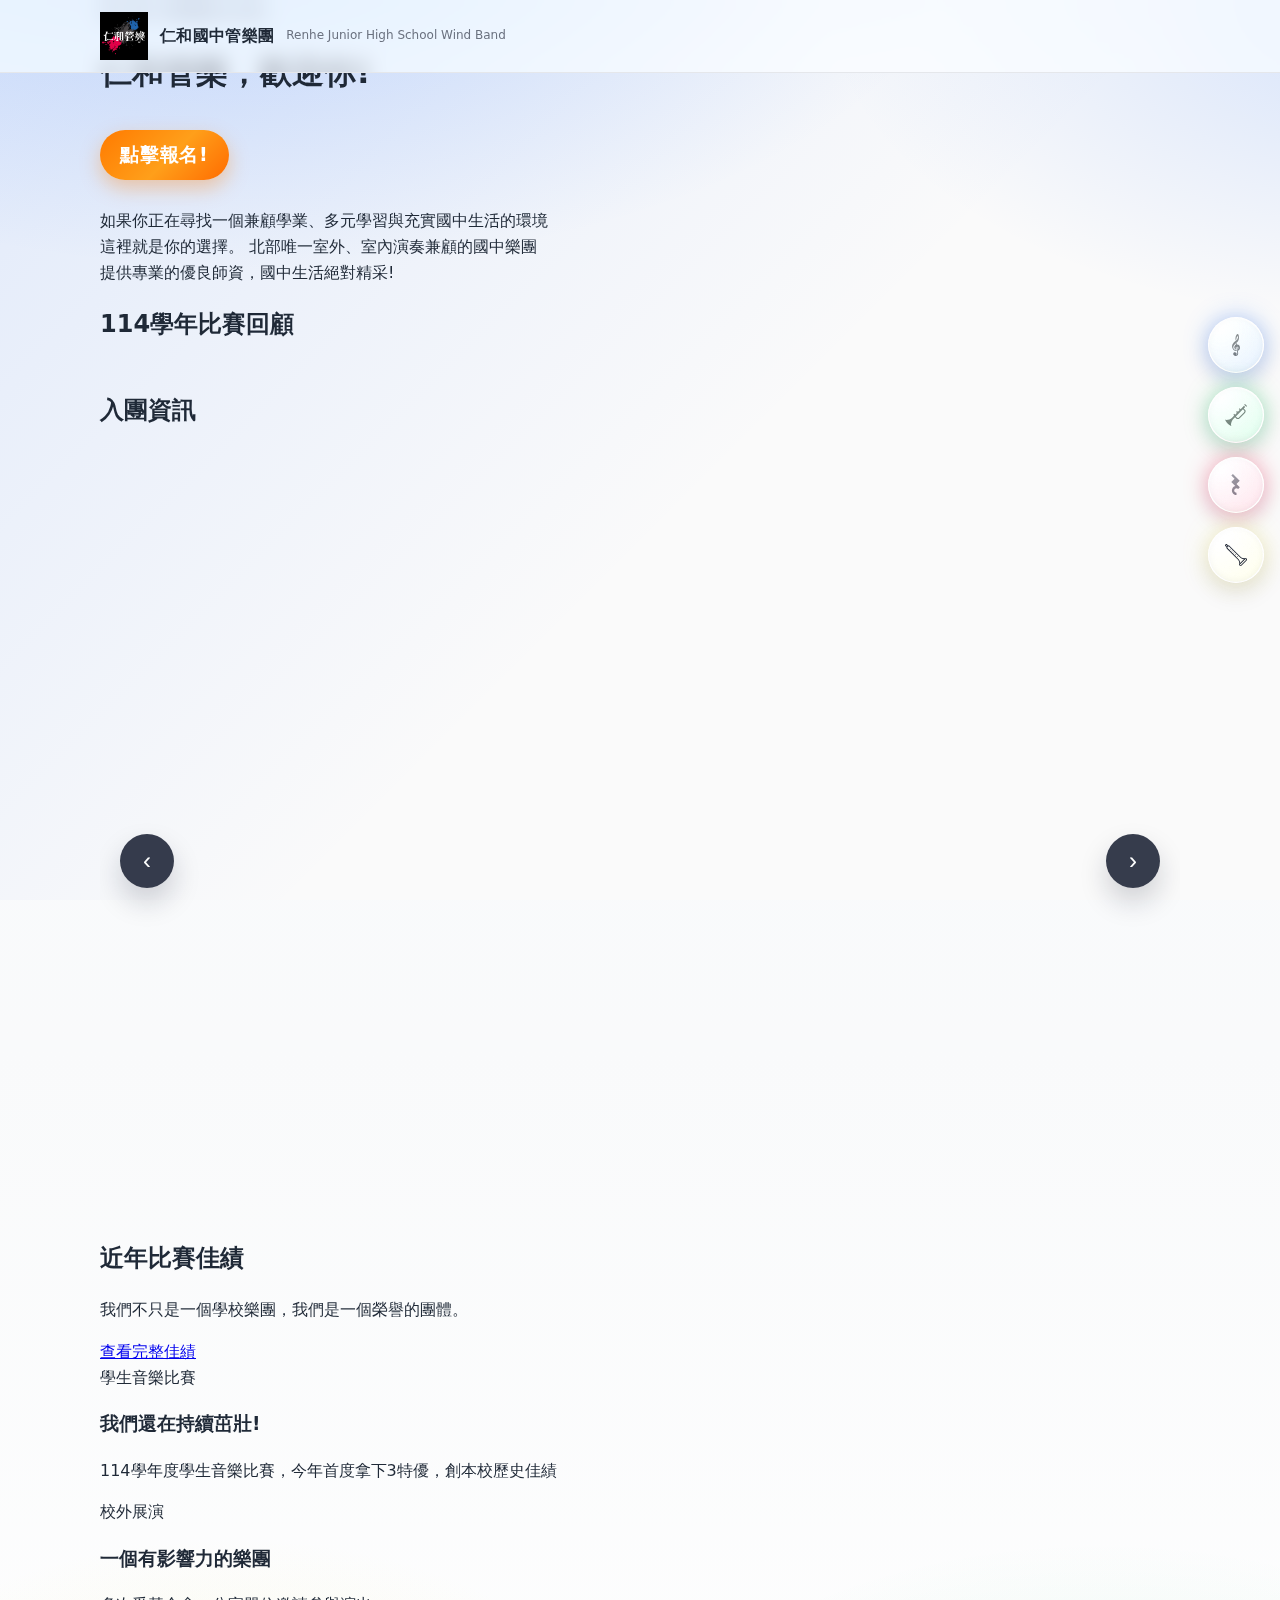
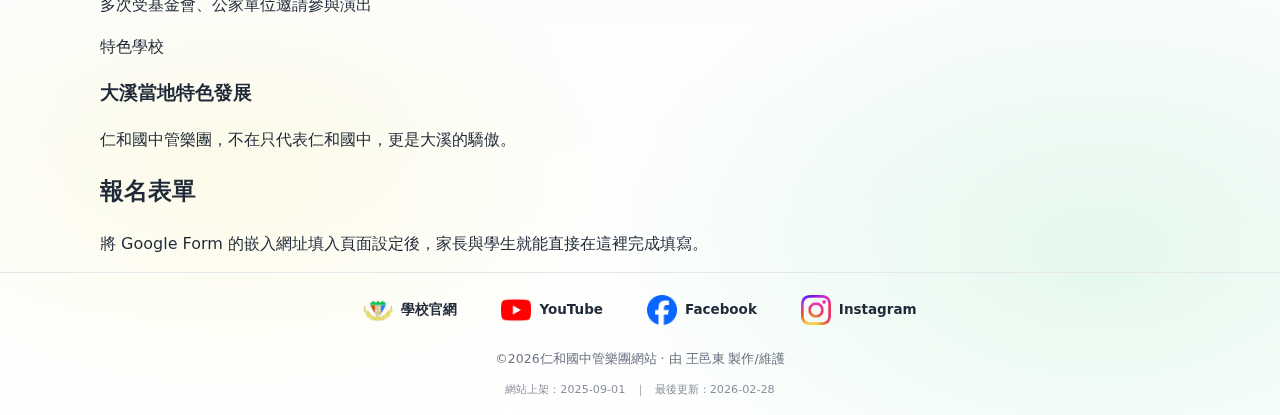
<file: recruit.html>
<!DOCTYPE html>
<html lang="zh-Hant">

<head>
  <meta charset="UTF-8" />
  <meta name="viewport" content="width=device-width, initial-scale=1" />
  <title>仁和國中管樂團 | 新生專區</title>
  <meta name="description" content="仁和國中管樂團新生招生專區，提供招生資訊、DM、近年佳績與報名表單。" />
  <link rel="stylesheet" href="styles.css" />
  <link rel="stylesheet" href="recruit.css" />
  <link rel="icon" href="favicon.ico" type="image/x-icon" />
  <link rel="icon" href="favicon.png" type="image/png" sizes="48x48" />
  <link rel="apple-touch-icon" href="favicon.png" />
</head>

<body class="recruit-page"
  data-recruit-youtube-url="https://www.youtube.com/embed/videoseries?list=PLlGrkbqvNnxBSMgmBH9SwS0RBYQyubmjX"
  data-recruit-form-url="">
  <header class="site-header">
    <div class="container">
      <a class="brand" href="./" aria-label="Back to home">
        <img src="assets/logo.png" alt="Band logo" class="brand-logo" />
        <span class="brand-zh">仁和國中管樂團</span>
        <span class="brand-en">Renhe Junior High School Wind Band</span>
      </a>
    </div>
  </header>

  <div class="bg-glass" aria-hidden="true"></div>
  <a id="top" class="sr-anchor" aria-hidden="true"></a>

  <main class="recruit-main" id="main">
    <section class="recruit-section">
      <div class="container">
        <div class="recruit-shell">
          <div class="recruit-hero">
            <div class="recruit-copy">
              <span class="recruit-kicker">第24屆 管樂團新生招生</span>
              <h1 class="recruit-title">仁和管樂，歡迎你!</h1>
              <a class="recruit-signup-cta" href="#recruit-form" aria-label="點擊報名，前往 Google Form">
                點擊報名!
              </a>
              <p class="recruit-lead">
                如果你正在尋找一個兼顧學業、多元學習與充實國中生活的環境<br>這裡就是你的選擇。
                北部唯一室外、室內演奏兼顧的國中樂團<br>提供專業的優良師資，國中生活絕對精采!
              </p>

            </div>

            <div class="recruit-video-card">
              <h2>114學年比賽回顧</h2>
              <div data-recruit-video></div>
            </div>
          </div>
        </div>
      </div>
    </section>

    <section class="recruit-section">
      <div class="container">
        <div class="recruit-content-block recruit-gallery-block">
          <div class="recruit-block-head recruit-gallery-head">
            <div>
              <h2>入團資訊</h2>
            </div>
          </div>

          <div class="recruit-gallery-shell" data-recruit-gallery data-base-path="assets" data-file-prefix="DM"
            data-file-ext="jpg" data-max="10">
            <div class="recruit-gallery-track" data-gallery-track></div>

            <div class="recruit-gallery-controls">
              <div class="recruit-gallery-nav">
                <button type="button" class="recruit-gallery-btn" data-gallery-prev
                  aria-label="Previous slide">&lsaquo;</button>
                <button type="button" class="recruit-gallery-btn" data-gallery-next
                  aria-label="Next slide">&rsaquo;</button>
              </div>

              <div class="recruit-gallery-status" data-gallery-status>0 / 0</div>
              <div class="recruit-gallery-dots" data-gallery-dots></div>
            </div>
          </div>
        </div>
      </div>
    </section>

    <section class="recruit-section">
      <div class="container">
        <div class="recruit-shell recruit-content-block">
          <div class="recruit-block-head">
            <div>
              <h2>近年比賽佳績</h2>
              <p>我們不只是一個學校樂團，我們是一個榮譽的團體。</p>
            </div>
            <a class="recruit-inline-link" href="achievements.html">查看完整佳績</a>
          </div>

          <div class="recruit-results-grid">
            <article class="recruit-result-card">
              <span class="year">學生音樂比賽</span>
              <h3>我們還在持續茁壯!</h3>
              <p>114學年度學生音樂比賽，今年首度拿下3特優，創本校歷史佳績</p>
            </article>

            <article class="recruit-result-card">
              <span class="year">校外展演</span>
              <h3>一個有影響力的樂團</h3>
              <p>多次受基金會、公家單位邀請參與演出</p>
            </article>

            <article class="recruit-result-card">
              <span class="year">特色學校</span>
              <h3>大溪當地特色發展</h3>
              <p>仁和國中管樂團，不在只代表仁和國中，更是大溪的驕傲。</p>
            </article>
          </div>
        </div>
      </div>
    </section>

    <section class="recruit-section">
      <div class="container">
        <div class="recruit-shell recruit-content-block">
          <div class="recruit-block-head">
            <div>
              <h2>報名表單</h2>
              <p>將 Google Form 的嵌入網址填入頁面設定後，家長與學生就能直接在這裡完成填寫。</p>
            </div>
          </div>

          <div id="recruit-form" class="recruit-form-shell" data-recruit-form></div>
        </div>
      </div>
    </section>
  </main>

  <!-- 右側懸浮導航（Liquid Glass） -->
  <nav class="float-launchers" aria-label="快速導覽">
    <!-- 師資（藍） -->
    <a class="lg-chip" href="teachers.html" data-label="師資介紹" aria-label="前往師資介紹" style="--glow: 41,115,255;">
      <!-- 你也可換成自己的 SVG 圖標 -->
      <svg viewBox="0 0 24 24" width="22" height="22" aria-hidden="true">
        <path
          d="M13.619 5.343c-0.357 0.545 -0.772 1 -1.235 1.356l-0.759 0.605c-1.159 1.03 -1.993 1.863 -2.48 2.474 -0.887 1.111 -1.374 2.24 -1.447 3.355 -0.082 1.258 0.277 2.452 1.067 3.549 0.837 1.17 1.895 1.804 3.143 1.885 0.286 0.019 0.599 0.016 0.86 -0.001l-0.097 -0.878c-0.182 0.017 -0.374 0.019 -0.576 0.006 -0.82 -0.054 -1.552 -0.392 -2.178 -1.006 -0.654 -0.637 -0.947 -1.34 -0.894 -2.147 0.1 -1.529 1.092 -3.042 2.948 -4.501l0.829 -0.66c0.729 -0.623 1.32 -1.407 1.757 -2.331 0.432 -0.917 0.685 -1.91 0.754 -2.951 0.04 -0.612 -0.045 -1.371 -0.25 -2.256C14.779 0.639 14.378 0.037 13.832 0.001c-0.194 -0.012 -0.406 0.086 -0.666 0.314 -0.63 0.569 -1.088 1.258 -1.363 2.046 -0.212 0.602 -0.353 1.407 -0.418 2.392 -0.027 0.41 0.027 1.168 0.157 2.082l0.769 -0.712a3.389 3.389 0 0 1 0.008 -0.322c0.04 -0.628 0.199 -1.309 0.469 -2.024 0.344 -0.895 0.668 -1.165 0.881 -1.234a0.461 0.461 0 0 1 0.175 -0.022c0.277 0.018 0.553 0.135 0.505 0.867 -0.04 0.62 -0.286 1.278 -0.731 1.954" />
        <path
          d="M14.3 18.177c0.498 -0.223 0.923 -0.563 1.267 -1.013 0.439 -0.57 0.686 -1.244 0.736 -2.003 0.063 -0.932 -0.161 -1.776 -0.662 -2.511 -0.549 -0.805 -1.302 -1.244 -2.237 -1.306a2.433 2.433 0 0 0 -0.338 0.002l-0.2 -1.494 -0.84 0.618 0.129 1.06c-0.503 0.208 -0.941 0.536 -1.305 0.978 -0.419 0.515 -0.652 1.081 -0.692 1.684 -0.04 0.626 0.099 1.2 0.416 1.702 0.165 0.268 0.392 0.506 0.652 0.7 0.426 0.317 0.918 0.293 0.996 0.121 0.079 -0.172 -0.213 -0.443 -0.442 -0.804 -0.131 -0.204 -0.195 -0.45 -0.195 -0.738 0 -0.613 0.37 -1.14 0.897 -1.373l0.493 3.842 0.115 0.891a197.361 197.361 0 0 1 0.22 1.262c0.087 0.564 0.117 1.053 0.09 1.453 -0.036 0.554 -0.209 1.007 -0.514 1.346 -0.194 0.216 -0.421 0.352 -0.677 0.428a1.896 1.896 0 0 0 0.557 -1.345c0 -1.049 -0.851 -1.901 -1.901 -1.901 -0.291 0 -0.564 0.071 -0.811 0.188 -0.031 0.013 -0.061 0.034 -0.092 0.05 -0.068 0.037 -0.135 0.074 -0.199 0.118 -0.022 0.016 -0.042 0.035 -0.064 0.053 -0.425 0.332 -0.703 0.836 -0.728 1.41 0 0.001 -0.001 0.002 -0.001 0.003v0.001c-0.001 0.027 -0.008 0.051 -0.008 0.078 0 0.023 0.006 0.043 0.007 0.064 -0.001 0.616 0.255 1.145 0.768 1.575 0.485 0.405 1.067 0.633 1.729 0.676 0.376 0.024 0.739 -0.019 1.078 -0.129 0.277 -0.09 0.545 -0.228 0.795 -0.407 0.605 -0.436 0.934 -1.007 0.98 -1.697 0.035 -0.527 0.008 -1.15 -0.081 -1.861l-0.247 -1.602 -0.622 -4.597c0.694 0.133 1.219 0.742 1.219 1.475 0 0.52 -0.168 1.341 -0.482 1.771z" />
      </svg>
    </a>

    <!-- 課程內容（綠） -->
    <a class="lg-chip" href="courses.html" data-label="課程內容" aria-label="前往課程內容" style="--glow: 0,198,90;">
      <svg viewBox="0 0 16 16" width="22" height="22" aria-hidden="true">
        <path
          d="m13.625 3.308 1.075 -1.075 -0.908 -0.908 -2.433 2.433 -0.7 -0.7L10 3.717l0.7 0.7 -1.308 1.308 -0.667 -0.667L8 5.783l0.667 0.667L7.367 7.75 6.767 7.15 6.075 7.842l0.6 0.6 -1.533 1.525c-1.375 1.375 -4.325 2.125 -5.1 1.342 0 0 0.4 1.367 1.833 2.808 1.442 1.442 2.833 1.867 2.833 1.867 -0.775 -0.775 -0.008 -3.75 1.342 -5.1l1.267 -1.267 1.033 1.033a1.167 1.167 0 0 0 0.875 0.342 2.167 2.167 0 0 0 1.467 -0.675L14.333 6.683a2.167 2.167 0 0 0 0.675 -1.467 1.167 1.167 0 0 0 -0.342 -0.875zm0.133 2.8 -3.633 3.633c-0.45 0.45 -0.992 0.533 -1.192 0.333l-1.042 -1.033 5.158 -5.158 1.033 1.033c0.083 0.083 0.1 0.208 0.1 0.3 0 0.283 -0.167 0.625 -0.433 0.892"
          class="si-glyph-fill"></path>
        <path
          d="M15.892 1.3 14.7 0.117C14.608 0.025 14.4 0.083 14.242 0.242s-0.217 0.367 -0.125 0.458l1.192 1.192c0.092 0.092 0.3 0.033 0.458 -0.125 0.167 -0.167 0.217 -0.367 0.125 -0.458"
          class="si-glyph-fill">
      </svg>
    </a>

    <!-- 近年比賽佳績 -->
    <a class="lg-chip" href="achievements.html" data-label="比賽佳績" aria-label="前往比賽佳績" style="--glow: 255,24,74;">
      <svg viewBox="0 0 50 50" width="22" height="22" aria-hidden="true">
        <path fill="currentColor"
          d="m26.083 22.692 7.337 -7.286L18.013 0 14.32 3.693l7.336 7.336 -7.336 7.287 9.147 9.147c-4.462 1.188 -7.759 5.262 -7.759 10.093 0 5.759 4.686 10.445 10.445 10.445v-5.222c-2.88 0 -5.222 -2.343 -5.222 -5.222 0 -2.879 2.343 -5.222 5.222 -5.222 1.384 0 2.687 0.536 3.671 1.508l0.011 -0.011 0.153 0.153L33.68 30.29z" />
      </svg>
    </a>

    <!-- 其他頁（黃） -->
    <a class="lg-chip" href="faq.html" data-label="常見Q&A" aria-label="前往常見Q&A" style="--glow: 246,232,98;">
      <svg viewBox="0 0 48 48" width="22" height="22" transform="scale(1,-1)" aria-hidden="true">
        <path fill="currentColor"
          d="M48 13.992c0 -0.818 -0.318 -1.586 -0.896 -2.164L36.171 0.896c-1.193 -1.193 -3.135 -1.193 -4.328 0l-0.092 0.092c-0.578 0.578 -0.896 1.347 -0.896 2.164 0 0.565 0.152 1.107 0.437 1.578 0.07 0.935 0.257 5.727 -2.904 8.888L4.115 37.89c-0.672 0.672 -0.944 1.591 -0.823 2.467L0.17 44.698a0.9 0.9 0 0 0 0.094 1.162l1.875 1.875a0.9 0.9 0 0 0 0.637 0.264c0.183 0 0.367 -0.056 0.525 -0.17l4.341 -3.123c0.134 0.018 0.267 0.031 0.402 0.031 0.748 0 1.495 -0.285 2.065 -0.854L34.382 19.611c3.146 -3.146 7.95 -2.971 8.888 -2.903 0.471 0.285 1.013 0.437 1.577 0.437 0.818 0 1.586 -0.318 2.164 -0.896l0.092 -0.092h0c0.578 -0.578 0.896 -1.347 0.896 -2.164M2.871 45.922l-0.793 -0.793 2.153 -2.993 1.633 1.633zM33.109 18.338 8.836 42.611a1.112 1.112 0 0 1 -0.792 0.328 1.112 1.112 0 0 1 -0.792 -0.328l-1.864 -1.864c-0.436 -0.436 -0.436 -1.147 0 -1.583l24.273 -24.273c2.594 -2.594 3.281 -6.007 3.428 -8.237l8.256 8.256c-2.23 0.147 -5.643 0.835 -8.236 3.428m12.722 -3.455 -0.092 0.092a1.252 1.252 0 0 1 -0.891 0.369 1.252 1.252 0 0 1 -0.891 -0.369L33.024 4.043c-0.491 -0.491 -0.491 -1.291 0 -1.782l0.092 -0.092a1.252 1.252 0 0 1 0.891 -0.369 1.252 1.252 0 0 1 0.891 0.369L45.831 13.101a1.252 1.252 0 0 1 0.369 0.891c0 0.337 -0.131 0.653 -0.369 0.891" />
        </g>
        </g>
        <g>
          <g>
            <path cx="120.272" cy="391.641" r="9.567"
              d="M12.172 36.716A0.897 0.897 0 0 1 11.276 37.613A0.897 0.897 0 0 1 10.379 36.716A0.897 0.897 0 0 1 12.172 36.716z" />
          </g>
        </g>
        <g>
          <g>
            <path cx="293.697" cy="218.23" r="9.567"
              d="M28.431 20.459A0.897 0.897 0 0 1 27.534 21.356A0.897 0.897 0 0 1 26.637 20.459A0.897 0.897 0 0 1 28.431 20.459z" />
          </g>
        </g>
        <g>
          <g>
            <path cx="250.337" cy="261.576" r="9.567"
              d="M24.366 24.523A0.897 0.897 0 0 1 23.469 25.42A0.897 0.897 0 0 1 22.572 24.523A0.897 0.897 0 0 1 24.366 24.523z" />
          </g>
        </g>
        <g>
          <g>
            <path cx="206.991" cy="304.936" r="9.567"
              d="M20.302 28.588A0.897 0.897 0 0 1 19.405 29.485A0.897 0.897 0 0 1 18.509 28.588A0.897 0.897 0 0 1 20.302 28.588z" />
          </g>
        </g>
        <g>
          <g>
            <path cx="163.631" cy="348.282" r="9.567"
              d="M16.237 32.651A0.897 0.897 0 0 1 15.34 33.548A0.897 0.897 0 0 1 14.444 32.651A0.897 0.897 0 0 1 16.237 32.651z" />
          </g>
        </g>
      </svg>
    </a>
  </nav>

  <footer class="site-footer">
    <div class="container footer-bar">
      <div class="footer-links" aria-label="外部連結">
        <a href="https://www.jhjhs.tyc.edu.tw/" target="_blank" rel="noopener" class="footer-link">
          <img src="assets/school_site.png" alt="學校官網" class="footer-icon">
          <span>學校官網</span>
        </a>
        <a href="https://www.youtube.com/@%E4%BB%81%E5%92%8C%E5%9C%8B%E4%B8%AD%E7%AE%A1%E6%A8%82%E5%9C%98"
          target="_blank" rel="noopener" class="footer-link">
          <img src="assets/youtube.png" alt="YouTube" class="footer-icon">
          <span>YouTube</span>
        </a>
        <a href="https://www.facebook.com/R.H.WindBand" target="_blank" rel="noopener" class="footer-link">
          <img src="assets/facebook.png" alt="Facebook" class="footer-icon">
          <span>Facebook</span>
        </a>
        <a href="https://www.instagram.com/rhjhwb94/" target="_blank" rel="noopener" class="footer-link">
          <img src="assets/instagram.png" alt="Instagram" class="footer-icon">
          <span>Instagram</span>
        </a>
      </div>
      <small class="footer-legal">© <span id="y"></span> 仁和國中管樂團網站 · 由 王邑東 製作/維護</small>
    </div>
    <div class="site-meta">
      <span>網站上架：<time id="site-launched"></time></span>
      <span class="divider">｜</span>
      <span>最後更新：<time id="site-updated"></time></span>
    </div>
    <script src="assets/site-meta.js"></script>
  </footer>

  <script src="script.js"></script>
</body>

</html>
</file>
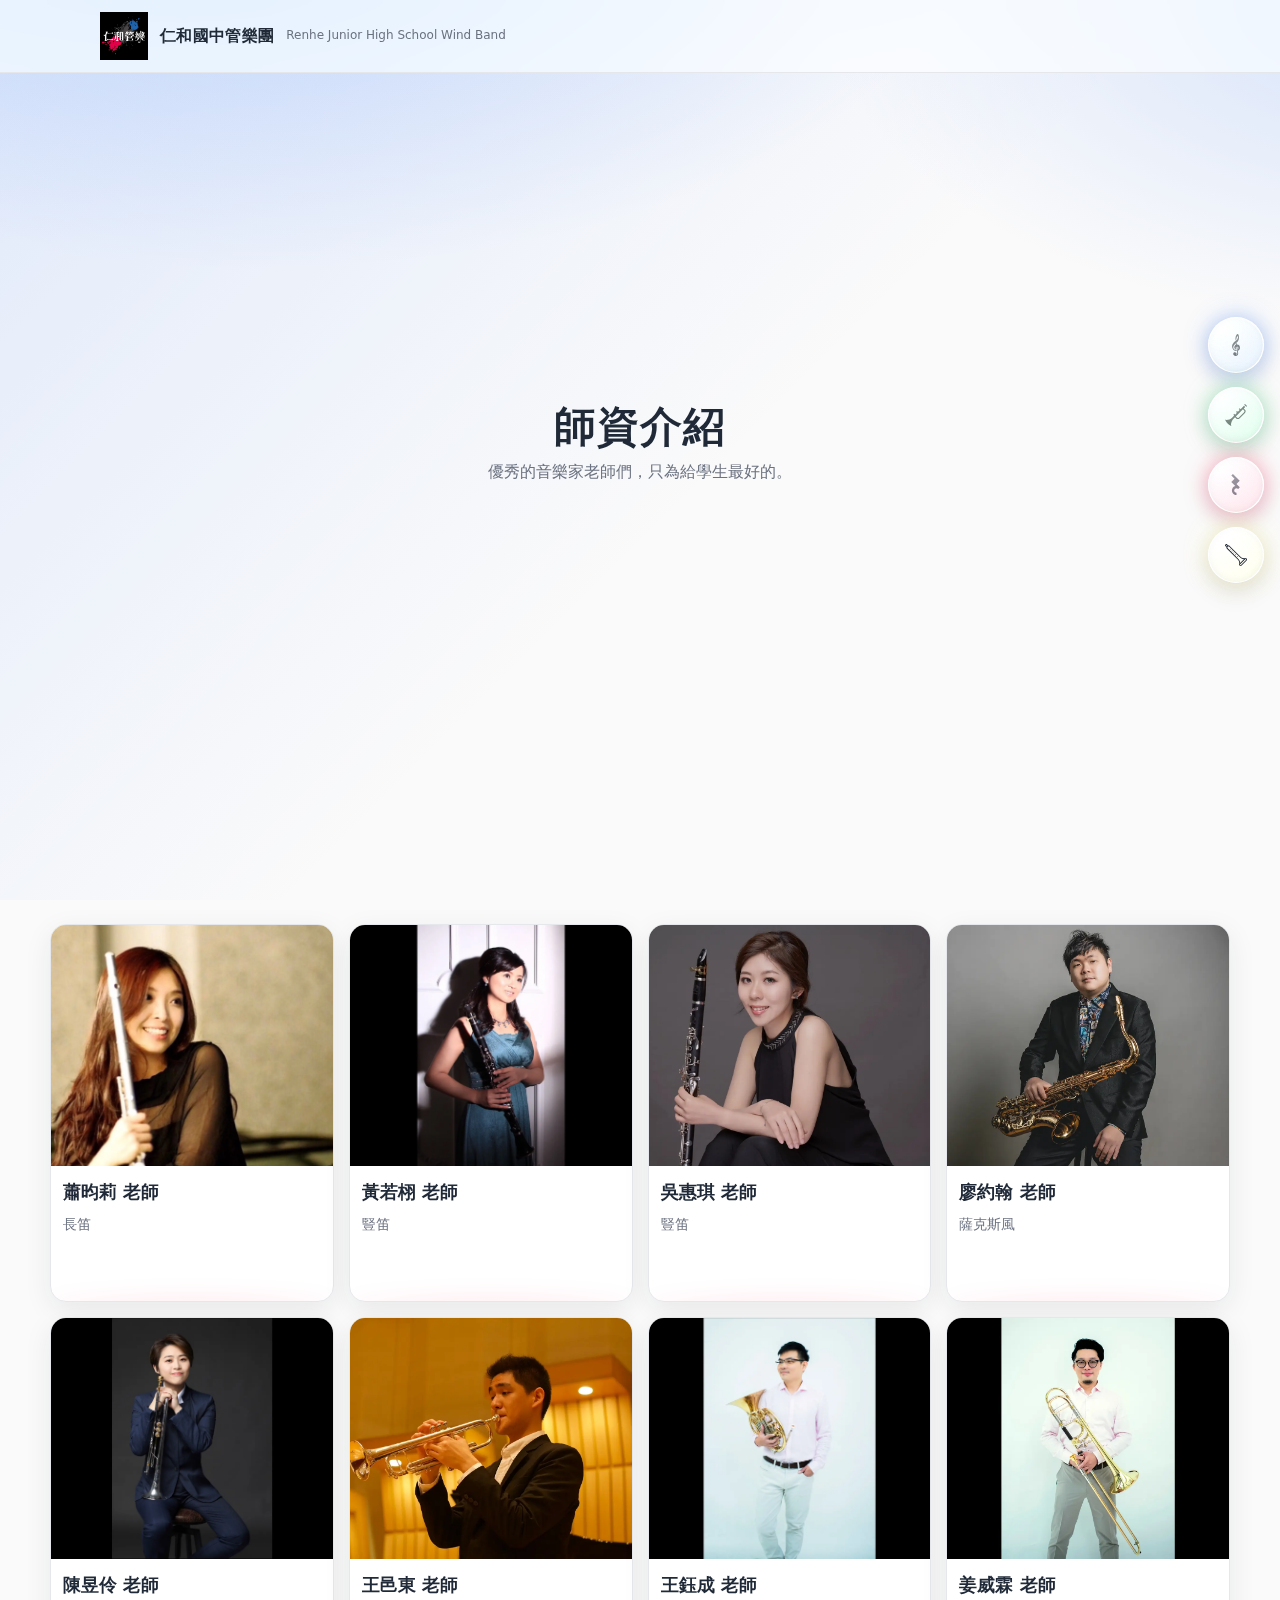
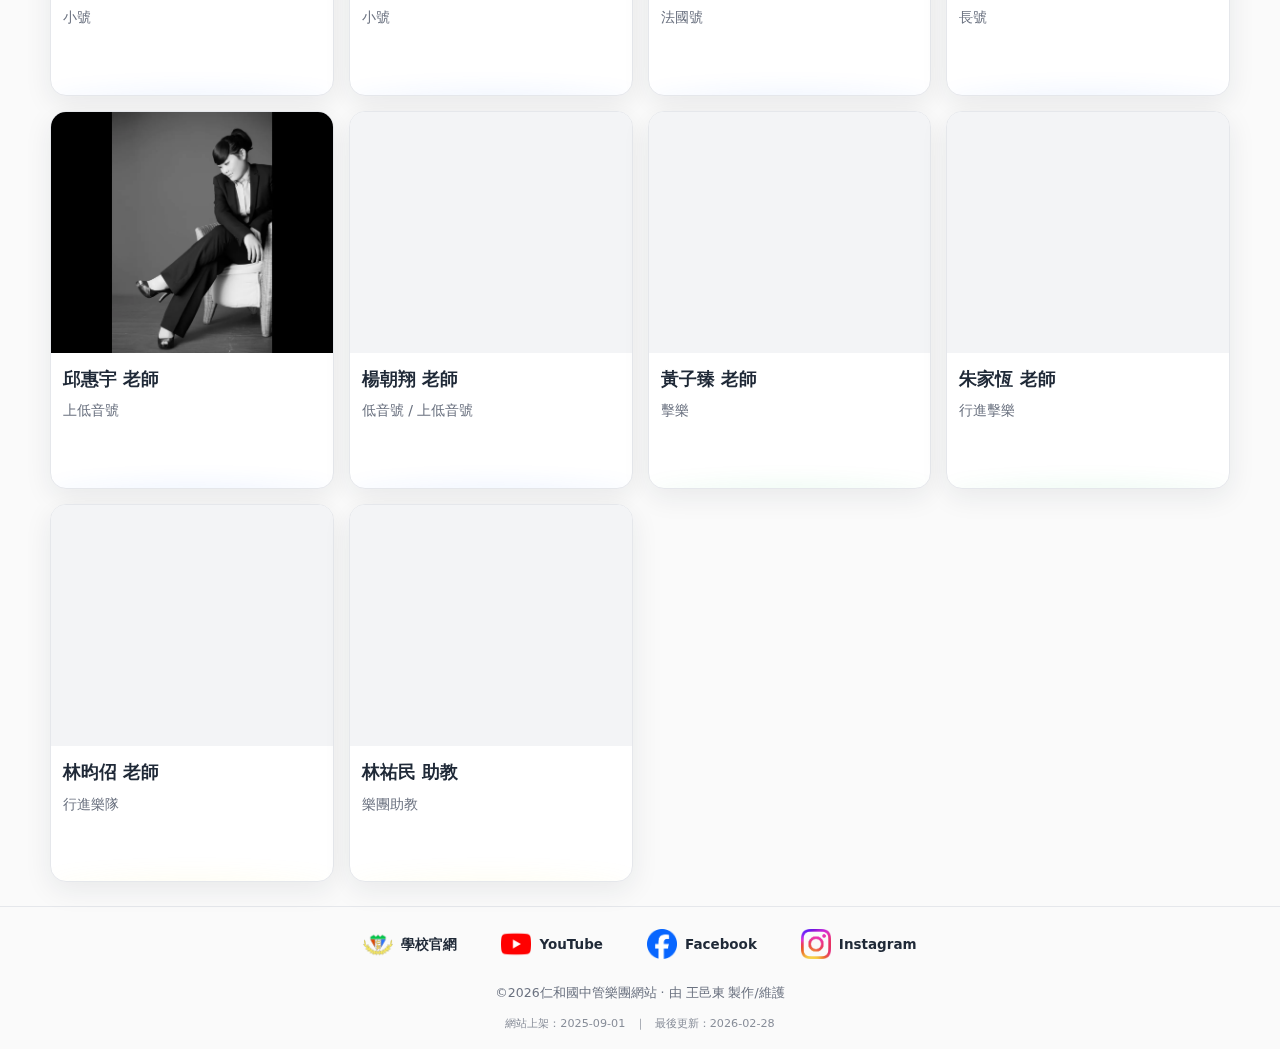
<file: teachers.html>
<!DOCTYPE html>

<html lang="zh-Hant">
<head>
<meta charset="utf-8"/>
<meta content="width=device-width, initial-scale=1" name="viewport"/>
<title>仁和國中管樂團 | 師資介紹</title>
<!-- Google tag (gtag.js) -->
  <script async src="https://www.googletagmanager.com/gtag/js?id=G-SS5XBTLB1G"></script>
  <script>
    window.dataLayer = window.dataLayer || [];
    function gtag(){dataLayer.push(arguments);}
    gtag('js', new Date());

    gtag('config', 'G-SS5XBTLB1G');
  </script>
<meta content="仁和國中管樂團師資介紹" name="description"/>
<link href="styles.css" rel="stylesheet"/>

<style>/* 2025-09-14 — INLINE HARD OVERRIDE (mobile & small tablets)
   Ensure teachers page side padding matches Index coach cards.
   Inline style wins over external CSS without cache issues. */
@media (max-width: 820px){
  body.teachers-page .teachers-hero > .container,
  body.teachers-page .panel > .container{
    padding-left: clamp(10px, 3.2vw, 16px) !important;
    padding-right: clamp(10px, 3.2vw, 16px) !important;
  }
  body.teachers-page .teachers-grid{
    margin-left: 0 !important;
    margin-right: 0 !important;
    padding-left: 0 !important;
    padding-right: 0 !important;
  }
  body.teachers-page .teacher-card .content{
    padding: 12px 14px 22px !important;
  }
  body.teachers-page .teacher-card .role{
    margin-bottom: 0 !important;
  }
}</style>
<style>/* 2026-02-28 mobile-only follow-up fix */
@media (max-width: 600px){
  body.teachers-page .teachers-hero > .container,
  body.teachers-page .panel > .container{
    padding-left: 8px !important;
    padding-right: 8px !important;
  }
  body.teachers-page .teachers-grid{
    margin-left: 0 !important;
    margin-right: 0 !important;
    padding-left: 0 !important;
    padding-right: 0 !important;
    gap: 12px !important;
  }
  body.teachers-page .teacher-card{
    aspect-ratio: 4 / 5.2 !important;
    grid-template-rows: 60% 1fr !important;
  }
  body.teachers-page .teacher-card .content{
    padding: 12px 14px 24px !important;
  }
  body.teachers-page .teacher-card .role{
    margin-bottom: 0 !important;
  }
}</style>
  <link rel="icon" href="favicon.ico" type="image/x-icon">
  <link rel="icon" href="favicon.png" type="image/png" sizes="48x48">
  <link rel="apple-touch-icon" href="favicon.png">
  <meta name="description" content="仁和國中管樂團師資介紹與教練團隊。">
  <meta name="keywords" content="仁和國中, 管樂團, 樂團, 音樂, 桃園, Ren-he Wind Band, 學生音樂比賽">
  <meta name="author" content="仁和國中管樂團">
  <link rel="canonical" href="https://rhwb94.github.io/rhjhwb/teachers.html">
  <meta property="og:title" content="仁和國中管樂團 | 師資介紹">
  <meta property="og:description" content="仁和國中管樂團師資介紹與教練團隊。">
  <meta property="og:type" content="website">
  <meta property="og:url" content="https://rhwb94.github.io/rhjhwb/teachers.html">
  <meta property="og:image" content="https://rhwb94.github.io/rhjhwb/assets/og-image.jpg">
  <meta name="twitter:card" content="summary_large_image">
  <meta name="twitter:title" content="仁和國中管樂團 | 師資介紹">
  <meta name="twitter:description" content="仁和國中管樂團師資介紹與教練團隊。">
  <meta name="twitter:image" content="https://rhwb94.github.io/rhjhwb/assets/og-image.jpg">
  <!-- Google Tag Manager -->
  <script>(function(w,d,s,l,i){w[l]=w[l]||[];w[l].push({'gtm.start':
  new Date().getTime(),event:'gtm.js'});var f=d.getElementsByTagName(s)[0],
  j=d.createElement(s),dl=l!='dataLayer'?'&l='+l:'';j.async=true;j.src=
  'https://www.googletagmanager.com/gtm.js?id='+i+dl;f.parentNode.insertBefore(j,f);
  })(window,document,'script','dataLayer','GTM-WZBM4QW7');</script>
  <!-- End Google Tag Manager -->
</head>
<body class="teachers-page">
      <!-- Google Tag Manager (noscript) -->
  <noscript><iframe src="https://www.googletagmanager.com/ns.html?id=GTM-WZBM4QW7"
  height="0" width="0" style="display:none;visibility:hidden"></iframe></noscript>
  <!-- End Google Tag Manager (noscript) -->
<!-- 與首頁結構完全一致的 Header -->
<header class="site-header">
<div class="container">
<a aria-label="仁和國中管樂團首頁" class="brand" href="./">
<img alt="仁和國中管樂團 團徽" class="brand-logo" src="assets/logo.png"/>
<span class="brand-zh">仁和國中管樂團</span>
<span class="brand-en">Renhe Junior High School Wind Band</span>
</a>
</div>
</header>
<!-- 單一背景玻璃層（與首頁同類型，但本頁只放 1 個） -->
<div aria-hidden="true" class="bg-glass"></div>
<main id="main">
<!-- 標題區（不啟用 scroll-snap） -->
<section aria-labelledby="ttl-teachers" class="panel teachers-hero">
<div class="container">
<h1 class="hero-title" id="ttl-teachers">師資介紹</h1>
<p class="sub hero-sub">優秀的音樂家老師們，只為給學生最好的。</p>
</div>
</section>
<!-- 自適應網格：1~5 欄（依寬度） -->
<section class="panel">
<div class="container">
<div aria-label="教師名單" class="teachers-grid">
<!-- 木管（紅） -->
<article class="teacher-card -woodwind">
<div class="media">
<picture>
<source sizes="(max-width: 768px) 44vw, 320px" srcset="teachers-photo/teachers_webp/fl_300.webp 300w, teachers-photo/teachers_webp/fl_1200.webp 1200w" type="image/webp"/>
<img alt="蕭昀莉 老師" decoding="async" loading="lazy" src="teachers-photo/teachers_jpg/fl.jpg"/>
</picture>
</div>
<div class="content">
<h3 class="name">蕭昀莉 老師</h3>
<p class="role">長笛</p>
</div>
</article>
<article class="teacher-card -woodwind">
<div class="media">
<picture>
<source sizes="(max-width: 768px) 44vw, 320px" srcset="teachers-photo/teachers_webp/cl2_300.webp 300w, teachers-photo/teachers_webp/cl2_1200.webp 1200w" type="image/webp"/>
<img alt="黃若栩 老師" decoding="async" loading="lazy" src="teachers-photo/teachers_jpg/cl2.jpg"/>
</picture>
</div>
<div class="content">
<h3 class="name">黃若栩 老師</h3>
<p class="role">豎笛</p>
</div>
</article>
<article class="teacher-card -woodwind">
<div class="media">
<picture>
<source sizes="(max-width: 768px) 44vw, 320px" srcset="teachers-photo/teachers_webp/cl1_300.webp 300w, teachers-photo/teachers_webp/cl1_1200.webp 1200w" type="image/webp"/>
<img alt="吳惠琪 老師" decoding="async" loading="lazy" src="teachers-photo/teachers_jpg/cl1.jpg"/>
</picture>
</div>
<div class="content">
<h3 class="name">吳惠琪 老師</h3>
<p class="role">豎笛</p>
</div>
</article>
<article class="teacher-card -woodwind">
<div class="media">
<picture>
<source sizes="(max-width: 768px) 44vw, 320px" srcset="teachers-photo/teachers_webp/sax_300.webp 300w, teachers-photo/teachers_webp/sax_1200.webp 1200w" type="image/webp"/>
<img alt="廖約翰 老師" decoding="async" loading="lazy" src="teachers-photo/teachers_jpg/sax.jpg"/>
</picture>
</div>
<div class="content">
<h3 class="name">廖約翰 老師</h3>
<p class="role">薩克斯風</p>
</div>
</article>
<!-- 銅管（藍） -->
<article class="teacher-card -brass">
<div class="media">
<picture>
<source sizes="(max-width: 768px) 44vw, 320px" srcset="teachers-photo/teachers_webp/tp1_300.webp 300w, teachers-photo/teachers_webp/tp1_1200.webp 1200w" type="image/webp"/>
<img alt="陳昱伶 老師" decoding="async" loading="lazy" src="teachers-photo/teachers_jpg/tp1.jpg"/>
</picture>
</div>
<div class="content">
<h3 class="name">陳昱伶 老師</h3>
<p class="role">小號</p>
</div>
</article>
<article class="teacher-card -brass">
<div class="media">
<picture>
<source sizes="(max-width: 768px) 44vw, 320px" srcset="teachers-photo/teachers_webp/tp2_300.webp 300w, teachers-photo/teachers_webp/tp2_1200.webp 1200w" type="image/webp"/>
<img alt="王邑東 老師" decoding="async" loading="lazy" src="teachers-photo/teachers_jpg/tp2.jpg"/>
</picture>
</div>
<div class="content">
<h3 class="name">王邑東 老師</h3>
<p class="role">小號</p>
</div>
</article>
<article class="teacher-card -brass">
<div class="media">
<picture>
<source sizes="(max-width: 768px) 44vw, 320px" srcset="teachers-photo/teachers_webp/horn_300.webp 300w, teachers-photo/teachers_webp/horn_1200.webp 1200w" type="image/webp"/>
<img alt="王鈺成 老師" decoding="async" loading="lazy" src="teachers-photo/teachers_jpg/horn.jpg"/>
</picture>
</div>
<div class="content">
<h3 class="name">王鈺成 老師</h3>
<p class="role">法國號</p>
</div>
</article>
<article class="teacher-card -brass">
<div class="media">
<picture>
<source sizes="(max-width: 768px) 44vw, 320px" srcset="teachers-photo/teachers_webp/tb_300.webp 300w, teachers-photo/teachers_webp/tb_1200.webp 1200w" type="image/webp"/>
<img alt="姜威霖 老師" decoding="async" loading="lazy" src="teachers-photo/teachers_jpg/tb.jpg"/>
</picture>
</div>
<div class="content">
<h3 class="name">姜威霖 老師</h3>
<p class="role">長號</p>
</div>
</article>
<article class="teacher-card -brass">
<div class="media">
<picture>
<source sizes="(max-width: 768px) 44vw, 320px" srcset="teachers-photo/teachers_webp/euph_300.webp 300w, teachers-photo/teachers_webp/euph_1200.webp 1200w" type="image/webp"/>
<img alt="邱惠宇 老師" decoding="async" loading="lazy" src="teachers-photo/teachers_jpg/euph.jpg"/>
</picture>
</div>
<div class="content">
<h3 class="name">邱惠宇 老師</h3>
<p class="role">上低音號</p>
</div>
</article>
<article class="teacher-card -brass">
<div class="media">
<picture>
<source sizes="(max-width: 768px) 44vw, 320px" srcset="teachers-photo/teachers_webp/tuba_300.webp 300w, teachers-photo/teachers_webp/tuba_1200.webp 1200w" type="image/webp"/>
<img alt="楊朝翔 老師" decoding="async" loading="lazy" src="teachers-photo/teachers_jpg/tuba.jpg"/>
</picture>
</div>
<div class="content">
<h3 class="name">楊朝翔 老師</h3>
<p class="role">低音號 / 上低音號</p>
</div>
</article>
<!-- 擊樂（綠） -->
<article class="teacher-card -perc">
<div class="media">
<picture>
<source sizes="(max-width: 768px) 44vw, 320px" srcset="teachers-photo/teachers_webp/per_300.webp 300w, teachers-photo/teachers_webp/per_1200.webp 1200w" type="image/webp"/>
<img alt="黃子臻 老師" decoding="async" loading="lazy" src="teachers-photo/teachers_jpg/per.jpg"/>
</picture>
</div>
<div class="content">
<h3 class="name">黃子臻 老師</h3>
<p class="role">擊樂</p>
</div>
</article>
<article class="teacher-card -perc">
<div class="media">
<picture>
<source sizes="(max-width: 768px) 44vw, 320px" srcset="teachers-photo/teachers_webp/march_per_300.webp 300w, teachers-photo/teachers_webp/march_per_1200.webp 1200w" type="image/webp"/>
<img alt="朱家恆 老師" decoding="async" loading="lazy" src="teachers-photo/teachers_jpg/march_per.jpg"/>
</picture>
</div>
<div class="content">
<h3 class="name">朱家恆 老師</h3>
<p class="role">行進擊樂</p>
</div>
</article>
<!-- 其餘（黃） -->
<article class="teacher-card -other">
<div class="media">
<picture>
<source sizes="(max-width: 768px) 44vw, 320px" srcset="teachers-photo/teachers_webp/march2_300.webp 300w, teachers-photo/teachers_webp/march2_1200.webp 1200w" type="image/webp"/>
<img alt="林昀佋 老師" decoding="async" loading="lazy" src="teachers-photo/teachers_jpg/march2.jpg"/>
</picture>
</div>
<div class="content">
<h3 class="name">林昀佋 老師</h3>
<p class="role">行進樂隊</p>
</div>
</article>
<article class="teacher-card -other">
<div class="media">
<picture>
<source sizes="(max-width: 768px) 44vw, 320px" srcset="teachers-photo/teachers_webp/assistant_300.webp 300w, teachers-photo/teachers_webp/assistant_1200.webp 1200w" type="image/webp"/>
<img alt="林祐民 助教" decoding="async" loading="lazy" src="teachers-photo/teachers_jpg/assistant.jpg"/>
</picture>
</div>
<div class="content">
<h3 class="name">林祐民 助教</h3>
<p class="role">樂團助教</p>
</div>
</article>
</div>
</div>
</section>
</main>
<!-- 右側懸浮導航（Liquid Glass） -->
<nav aria-label="快速導覽" class="float-launchers">
<!-- 師資（藍） -->
<a aria-label="前往師資介紹" class="lg-chip" data-label="師資介紹" href="teachers.html" style="--glow: 41,115,255;">
<!-- 你也可換成自己的 SVG 圖標 -->
<svg aria-hidden="true" height="22" viewbox="0 0 24 24" width="22">
<path d="M13.619 5.343c-0.357 0.545 -0.772 1 -1.235 1.356l-0.759 0.605c-1.159 1.03 -1.993 1.863 -2.48 2.474 -0.887 1.111 -1.374 2.24 -1.447 3.355 -0.082 1.258 0.277 2.452 1.067 3.549 0.837 1.17 1.895 1.804 3.143 1.885 0.286 0.019 0.599 0.016 0.86 -0.001l-0.097 -0.878c-0.182 0.017 -0.374 0.019 -0.576 0.006 -0.82 -0.054 -1.552 -0.392 -2.178 -1.006 -0.654 -0.637 -0.947 -1.34 -0.894 -2.147 0.1 -1.529 1.092 -3.042 2.948 -4.501l0.829 -0.66c0.729 -0.623 1.32 -1.407 1.757 -2.331 0.432 -0.917 0.685 -1.91 0.754 -2.951 0.04 -0.612 -0.045 -1.371 -0.25 -2.256C14.779 0.639 14.378 0.037 13.832 0.001c-0.194 -0.012 -0.406 0.086 -0.666 0.314 -0.63 0.569 -1.088 1.258 -1.363 2.046 -0.212 0.602 -0.353 1.407 -0.418 2.392 -0.027 0.41 0.027 1.168 0.157 2.082l0.769 -0.712a3.389 3.389 0 0 1 0.008 -0.322c0.04 -0.628 0.199 -1.309 0.469 -2.024 0.344 -0.895 0.668 -1.165 0.881 -1.234a0.461 0.461 0 0 1 0.175 -0.022c0.277 0.018 0.553 0.135 0.505 0.867 -0.04 0.62 -0.286 1.278 -0.731 1.954"></path><path d="M14.3 18.177c0.498 -0.223 0.923 -0.563 1.267 -1.013 0.439 -0.57 0.686 -1.244 0.736 -2.003 0.063 -0.932 -0.161 -1.776 -0.662 -2.511 -0.549 -0.805 -1.302 -1.244 -2.237 -1.306a2.433 2.433 0 0 0 -0.338 0.002l-0.2 -1.494 -0.84 0.618 0.129 1.06c-0.503 0.208 -0.941 0.536 -1.305 0.978 -0.419 0.515 -0.652 1.081 -0.692 1.684 -0.04 0.626 0.099 1.2 0.416 1.702 0.165 0.268 0.392 0.506 0.652 0.7 0.426 0.317 0.918 0.293 0.996 0.121 0.079 -0.172 -0.213 -0.443 -0.442 -0.804 -0.131 -0.204 -0.195 -0.45 -0.195 -0.738 0 -0.613 0.37 -1.14 0.897 -1.373l0.493 3.842 0.115 0.891a197.361 197.361 0 0 1 0.22 1.262c0.087 0.564 0.117 1.053 0.09 1.453 -0.036 0.554 -0.209 1.007 -0.514 1.346 -0.194 0.216 -0.421 0.352 -0.677 0.428a1.896 1.896 0 0 0 0.557 -1.345c0 -1.049 -0.851 -1.901 -1.901 -1.901 -0.291 0 -0.564 0.071 -0.811 0.188 -0.031 0.013 -0.061 0.034 -0.092 0.05 -0.068 0.037 -0.135 0.074 -0.199 0.118 -0.022 0.016 -0.042 0.035 -0.064 0.053 -0.425 0.332 -0.703 0.836 -0.728 1.41 0 0.001 -0.001 0.002 -0.001 0.003v0.001c-0.001 0.027 -0.008 0.051 -0.008 0.078 0 0.023 0.006 0.043 0.007 0.064 -0.001 0.616 0.255 1.145 0.768 1.575 0.485 0.405 1.067 0.633 1.729 0.676 0.376 0.024 0.739 -0.019 1.078 -0.129 0.277 -0.09 0.545 -0.228 0.795 -0.407 0.605 -0.436 0.934 -1.007 0.98 -1.697 0.035 -0.527 0.008 -1.15 -0.081 -1.861l-0.247 -1.602 -0.622 -4.597c0.694 0.133 1.219 0.742 1.219 1.475 0 0.52 -0.168 1.341 -0.482 1.771z"></path>
</svg>
</a>
<!-- 課程內容（綠） -->
<a aria-label="前往課程內容" class="lg-chip" data-label="課程內容" href="courses.html" style="--glow: 0,198,90;">
<svg aria-hidden="true" height="22" viewbox="0 0 16 16" width="22">
<path class="si-glyph-fill" d="m13.625 3.308 1.075 -1.075 -0.908 -0.908 -2.433 2.433 -0.7 -0.7L10 3.717l0.7 0.7 -1.308 1.308 -0.667 -0.667L8 5.783l0.667 0.667L7.367 7.75 6.767 7.15 6.075 7.842l0.6 0.6 -1.533 1.525c-1.375 1.375 -4.325 2.125 -5.1 1.342 0 0 0.4 1.367 1.833 2.808 1.442 1.442 2.833 1.867 2.833 1.867 -0.775 -0.775 -0.008 -3.75 1.342 -5.1l1.267 -1.267 1.033 1.033a1.167 1.167 0 0 0 0.875 0.342 2.167 2.167 0 0 0 1.467 -0.675L14.333 6.683a2.167 2.167 0 0 0 0.675 -1.467 1.167 1.167 0 0 0 -0.342 -0.875zm0.133 2.8 -3.633 3.633c-0.45 0.45 -0.992 0.533 -1.192 0.333l-1.042 -1.033 5.158 -5.158 1.033 1.033c0.083 0.083 0.1 0.208 0.1 0.3 0 0.283 -0.167 0.625 -0.433 0.892"></path><path class="si-glyph-fill" d="M15.892 1.3 14.7 0.117C14.608 0.025 14.4 0.083 14.242 0.242s-0.217 0.367 -0.125 0.458l1.192 1.192c0.092 0.092 0.3 0.033 0.458 -0.125 0.167 -0.167 0.217 -0.367 0.125 -0.458">
</path></svg>
</a>
<!-- 近年比賽佳績 -->
<a aria-label="前往比賽佳績" class="lg-chip" data-label="比賽佳績" href="achievements.html" style="--glow: 255,24,74;">
<svg aria-hidden="true" height="22" viewbox="0 0 50 50" width="22">
<path d="m26.083 22.692 7.337 -7.286L18.013 0 14.32 3.693l7.336 7.336 -7.336 7.287 9.147 9.147c-4.462 1.188 -7.759 5.262 -7.759 10.093 0 5.759 4.686 10.445 10.445 10.445v-5.222c-2.88 0 -5.222 -2.343 -5.222 -5.222 0 -2.879 2.343 -5.222 5.222 -5.222 1.384 0 2.687 0.536 3.671 1.508l0.011 -0.011 0.153 0.153L33.68 30.29z" fill="currentColor"></path>
</svg>
</a>
<!-- 其他頁（黃） -->
<a aria-label="前往常見Q&A" class="lg-chip" data-label="常見Q&A" href="faq.html" style="--glow: 246,232,98;">
<svg aria-hidden="true" height="22" transform="scale(1,-1)" viewbox="0 0 48 48" width="22">
<path d="M48 13.992c0 -0.818 -0.318 -1.586 -0.896 -2.164L36.171 0.896c-1.193 -1.193 -3.135 -1.193 -4.328 0l-0.092 0.092c-0.578 0.578 -0.896 1.347 -0.896 2.164 0 0.565 0.152 1.107 0.437 1.578 0.07 0.935 0.257 5.727 -2.904 8.888L4.115 37.89c-0.672 0.672 -0.944 1.591 -0.823 2.467L0.17 44.698a0.9 0.9 0 0 0 0.094 1.162l1.875 1.875a0.9 0.9 0 0 0 0.637 0.264c0.183 0 0.367 -0.056 0.525 -0.17l4.341 -3.123c0.134 0.018 0.267 0.031 0.402 0.031 0.748 0 1.495 -0.285 2.065 -0.854L34.382 19.611c3.146 -3.146 7.95 -2.971 8.888 -2.903 0.471 0.285 1.013 0.437 1.577 0.437 0.818 0 1.586 -0.318 2.164 -0.896l0.092 -0.092h0c0.578 -0.578 0.896 -1.347 0.896 -2.164M2.871 45.922l-0.793 -0.793 2.153 -2.993 1.633 1.633zM33.109 18.338 8.836 42.611a1.112 1.112 0 0 1 -0.792 0.328 1.112 1.112 0 0 1 -0.792 -0.328l-1.864 -1.864c-0.436 -0.436 -0.436 -1.147 0 -1.583l24.273 -24.273c2.594 -2.594 3.281 -6.007 3.428 -8.237l8.256 8.256c-2.23 0.147 -5.643 0.835 -8.236 3.428m12.722 -3.455 -0.092 0.092a1.252 1.252 0 0 1 -0.891 0.369 1.252 1.252 0 0 1 -0.891 -0.369L33.024 4.043c-0.491 -0.491 -0.491 -1.291 0 -1.782l0.092 -0.092a1.252 1.252 0 0 1 0.891 -0.369 1.252 1.252 0 0 1 0.891 0.369L45.831 13.101a1.252 1.252 0 0 1 0.369 0.891c0 0.337 -0.131 0.653 -0.369 0.891" fill="currentColor"></path><g><g><path cx="120.272" cy="391.641" d="M12.172 36.716A0.897 0.897 0 0 1 11.276 37.613A0.897 0.897 0 0 1 10.379 36.716A0.897 0.897 0 0 1 12.172 36.716z" r="9.567"></path></g></g><g><g><path cx="293.697" cy="218.23" d="M28.431 20.459A0.897 0.897 0 0 1 27.534 21.356A0.897 0.897 0 0 1 26.637 20.459A0.897 0.897 0 0 1 28.431 20.459z" r="9.567"></path></g></g><g><g><path cx="250.337" cy="261.576" d="M24.366 24.523A0.897 0.897 0 0 1 23.469 25.42A0.897 0.897 0 0 1 22.572 24.523A0.897 0.897 0 0 1 24.366 24.523z" r="9.567"></path></g></g><g><g><path cx="206.991" cy="304.936" d="M20.302 28.588A0.897 0.897 0 0 1 19.405 29.485A0.897 0.897 0 0 1 18.509 28.588A0.897 0.897 0 0 1 20.302 28.588z" r="9.567"></path></g></g><g><g><path cx="163.631" cy="348.282" d="M16.237 32.651A0.897 0.897 0 0 1 15.34 33.548A0.897 0.897 0 0 1 14.444 32.651A0.897 0.897 0 0 1 16.237 32.651z" r="9.567"></path></g></g>
</svg>
</a>
</nav>
  <footer class="site-footer">
    <div class="container footer-bar">
      <div class="footer-links" aria-label="外部連結">
        <a href="https://www.jhjhs.tyc.edu.tw/" target="_blank" rel="noopener" class="footer-link">
          <img src="assets/school_site.png" alt="學校官網" class="footer-icon">
          <span>學校官網</span>
        </a>
        <a href="https://www.youtube.com/@%E4%BB%81%E5%92%8C%E5%9C%8B%E4%B8%AD%E7%AE%A1%E6%A8%82%E5%9C%98" target="_blank" rel="noopener" class="footer-link">
          <img src="assets/youtube.png" alt="YouTube" class="footer-icon">
          <span>YouTube</span>
        </a>
        <a href="https://www.facebook.com/R.H.WindBand" target="_blank" rel="noopener" class="footer-link">
          <img src="assets/facebook.png" alt="Facebook" class="footer-icon">
          <span>Facebook</span>
        </a>
        <a href="https://www.instagram.com/rhjhwb94/" target="_blank" rel="noopener" class="footer-link">
          <img src="assets/instagram.png" alt="Instagram" class="footer-icon">
          <span>Instagram</span>
        </a>
      </div>
      <small class="footer-legal">© <span id="y"></span> 仁和國中管樂團網站 · 由 王邑東 製作/維護</small>
    </div>
    <div class="site-meta">
      <span>網站上架：<time id="site-launched"></time></span>
      <span class="divider">｜</span>
      <span>最後更新：<time id="site-updated"></time></span>
    </div>
    <script src="assets/site-meta.js"></script>
  </footer>
<script defer="" src="script.js"></script>
</body>
</html>
</file>
<file: styles.css>
/* ===== 亮色主題變數 ===== */
:root{--bg:#FAFAFA;
  --fg:#1F2937;
  --muted:#6B7280;
  --card:#FFFFFF;
  --border:#E5E7EB;
  --blue:#2973FF;
  --red:#FF184A;
  --green:#00C65A;
  --yellow:#F6E862;}
/* ===== 基礎 ===== */
*{box-sizing: border-box}
html,body{height: 100%;}

html{scroll-behavior:smooth;
  -webkit-text-size-adjust: 100%;
  text-size-adjust: 100%;
}
body{margin:0;
  font-family: ui-sans-serif, system-ui, -apple-system, "Noto Sans TC", "Segoe UI", Roboto, "Helvetica Neue", Arial;
  color:var(--fg);
  background:
    radial-gradient(1200px 600px at 10% -10%,  rgba(41,115,255,.10), transparent 60%),
    radial-gradient(900px  500px at 110% 10%, rgba(255,24,74,.08),  transparent 60%),
    radial-gradient(800px  500px at 50%  120%, rgba(0,198,90,.08),  transparent 60%),
    var(--bg);
  line-height:1.6;}
/* 版心 */
.container{max-width:1120px;margin:0 auto;padding:0 20px}
/* ===== Header：固定不擠壓第一屏 ===== */
.site-header{position: fixed; top:0; left:0; right:0; z-index:20;
  background: rgba(255,255,255,.65);
  backdrop-filter: saturate(180%) blur(10px);
  border-bottom: 1px solid var(--border);}
.site-header .container{display:flex; align-items:center; gap:16px; padding:12px 20px}
/* 以 Grid 進行版面切齊 */
.brand{display:grid;
  grid-template-columns: auto 1fr; /* 左：logo 右：文字 */
  grid-template-rows: auto auto;   /* 上：中文 下：英文 */
  column-gap:12px;
  align-items:stretch;             /* 讓 logo 能撐滿兩行總高度 */
  text-decoration:none;
  color:var(--fg);
  min-width:0;}
/* 兩行文字分別落在第 2 欄、第 1/2 列 */
.brand-zh{grid-column: 2; grid-row: 1;
  font-weight: 800;
  letter-spacing: .02em;
  line-height: 1.15;       /* 建議明確設定行高，避免平台差異 */
  margin: 0;               /* 防止預設外距影響高度計算 */}
.brand-en{grid-column: 2; grid-row: 2;
  font-size: .75rem;
  color: var(--muted);
  line-height: 1.15;
  margin: 0;}
/* ===== 主容器啟用捲動對齊 ===== */
main.snap{scroll-snap-type: y mandatory;     /* 滿足 #1：一滑就對齊下一屏 */}
/* ===== 每個面板滿版高、置中卡片 ===== */
section.panel{min-height: 100svh;                /* 滿版高 */
  scroll-snap-align: start;          /* 對齊頂端 */
  scroll-snap-stop: always;
  display: grid;
  place-items: center;               /* 滿足 #2：版面置中 */
  margin: 0;
  padding-block: 24px;
  padding-top: calc(24px + 56px);    /* 粗估 header 高度，避免蓋住內容 */}
/* ===== Hero（亮色可讀性處理） ===== */
.hero{position:relative; overflow:hidden}
.hero-media{position:absolute; inset:0; overflow:hidden}
.hero-media img{width:100%; height:100%; object-fit:cover; filter:brightness(.88);}
.hero-blur{position:absolute; inset:0; background:rgba(255,255,255,.35); backdrop-filter: blur(10px);}
.hero-content{position:relative; z-index:1; text-align:center; padding-top:68px;}
.hero h1{font-size: clamp(28px, 5vw, 56px);
  margin:0 0 12px;
  letter-spacing:.02em;
  color:#ffffff}
.hero .sub{max-width:860px; margin:0 auto 0;
  font-size: clamp(14px, 1.9vw, 18px);
  color:#ffffff;}
/* ===== Profile 區塊（乾淨） ===== */
.profile{display:grid;
  grid-template-columns: 420px 1fr;
  gap:28px;
  align-items:center;
  padding:24px;
  background: var(--card);
  border:1px solid var(--border);
  border-radius:20px;
  box-shadow: 0 8px 28px rgba(31,41,55,.08);}
.profile-photo{width:100%;
  aspect-ratio: 4 / 3;
  object-fit: cover;
  border-radius:16px;
  border:1px solid var(--border);
  background:#F3F4F6;}
/* 統一比例：三位老師皆為 4:3 */
.profile-photo.yang{aspect-ratio: 4 / 3; max-width: 500px; justify-self: center;}
.profile-photo.chou{aspect-ratio: 3 / 5; max-width: 350px; justify-self: center;}
.profile-photo.jian{aspect-ratio: 4 / 3; max-width: 500px; justify-self: center;}
.profile-title{margin:0 0 10px; font-size: clamp(20px, 2.4vw, 28px);}
.profile-list{margin:0; padding-left:18px}
.profile-list li{margin:6px 0}

@media (max-width: 900px){
.profile{grid-template-columns: 1fr;
    padding:20px;}
}

/* ===== 進場/退場淡入淡出 ===== */
.hero .hero-content,
.profile-section .profile{opacity: 0;
  transform: translateY(14px);
  transition: opacity .45s ease, transform .45s ease;}
.panel.in-view .hero-content,
.panel.in-view .profile{opacity: 1;
  transform: none;}
/* ===== Footer ===== */
.site-footer{border-top:1px solid var(--border);
  padding:16px 0;
  color:var(--muted);}
/* ===== 覆蓋層（完整經歷） ===== */
.overlay[hidden]{display:none;}
.overlay{position: fixed; inset:0; z-index:50;
  display:grid; place-items:center;
  background: rgba(17,24,39,.55);
  animation: fadeIn .25s ease;}
from{opacity:0}
to{opacity:1}
.overlay-card{width:min(880px, 92vw);
  max-height: 82vh;
  background: var(--card);
  border:1px solid var(--border);
  border-radius:16px;
  box-shadow: 0 20px 50px rgba(0,0,0,.18);
  display:flex; flex-direction:column;
  overflow:hidden;}
.overlay-body{padding:20px;
  overflow:auto;}
.overlay-title{margin:0 0 8px;}
.bio-pre{white-space:pre-wrap;
  background:#F9FAFB;
  border:1px solid var(--border);
  border-radius:10px;
  padding:12px;}
.overlay-actions{border-top:1px solid var(--border);
  padding:12px 16px;
  display:flex; justify-content:flex-end;}
.btn{appearance:none; border:none; cursor:pointer;
  padding:8px 14px; border-radius:10px;
  background:#E5E7EB; color:#111827; font-weight:600;}
.btn:focus{outline:2px solid var(--blue); outline-offset:2px;}
.btn-primary{background:var(--blue); color:white;}
.btn-primary:hover{filter:brightness(.95);}
.bio-trigger-wrap{margin-top:10px;}
/* ===== 無障礙錨點 ===== */
.sr-anchor{position: absolute; inset:0 auto auto 0; width:1px; height:1px; overflow:hidden;}
.brand{display: flex;
  align-items: center;
  gap: 12px;  /* 圖片和文字的間距 */
  text-decoration: none;
  color: var(--fg);}
.brand-logo{display: block;                  /* 移除基線空隙 */
  width: clamp(32px, 4vw, 48px);   /* 手機小，桌機大，自動調節 */
  height: auto;                    /* 高度依比例縮放 */
  object-fit: contain;             /* 縮放到框內，不裁切 */}
/* 文字兩行：上下堆疊 */
.brand-text{display:flex;
  flex-direction:column;
  line-height:1.1;              /* 降低行高，避免看起來偏上或偏下 */}
/* ===== 背景玻璃層（會依捲動改色） ===== */
.bg-glass{position:fixed; inset:0; z-index:-1;
  pointer-events:none;
  /* 以主題色為主的漸層，增加存在感 */
  background:
    radial-gradient(1200px 600px at 20% -10%,  rgba(var(--theme-rgb, 41,115,255), .22), transparent 60%),
    radial-gradient(900px  500px at 110% 0%,  rgba(var(--theme-rgb, 41,115,255), .18), transparent 65%),
    linear-gradient(135deg, rgba(var(--theme-rgb, 41,115,255), .12), rgba(var(--theme-rgb, 41,115,255), 0) 55%),
    var(--bg);
  backdrop-filter: blur(14px) saturate(140%);
  transition: background 60ms linear;}
/* 不同教練主題色（可替換為 txt 內指定色號） */
:root{--yang: 41,115,255;   /* 藍 */
  --chou: 0,198,90;     /* 綠 */
  --jian: 255,24,74;    /* 紅 */
  /* 目前主題色（由 JS 寫入） */
  --theme-rgb: var(--yang);}

@media (max-height: 420px){
.panel .hero-content,
  .panel .profile{opacity: 1 !important;
    transform: none !important;}
main.snap{scroll-snap-type: y proximity;}
}

/* ===== Features 區塊 ===== */
:root{--yellow:#F6E862; /* 色號指引：黃色 */}
/* 整個區段背景白色（與需求一致） */
.features-section{background: #FFFFFF;}
/* 2×2 的卡片格；手機改 1 欄 */
.features-grid{display: grid;
  grid-template-columns: repeat(2, minmax(0,1fr));
  gap: 70px;
  align-items: stretch;
  /* 同步進場動畫（四張卡一起） */
  opacity: 0;
  transform: translateY(14px);
  transition: opacity .45s ease, transform .45s ease;}
.panel.in-view .features-grid{opacity: 1;
  transform: none;}

@media (max-width: 820px){
.features-grid{grid-template-columns: 1fr;}
}

/* 卡片本體：白底、圓角、邊框，像「天花板燈」外透 */
.feature-card{background: var(--card);
  border: 1px solid var(--border);
  border-radius: 16px;
  padding: clamp(16px, 2.2vw, 24px);
  text-align: center;
  font-weight: 700;
  line-height: 1.5;
  box-shadow:
    0 12px 28px rgba(31,41,55,.08); /* 基礎陰影 */}
.feature-card p{margin: 0;
  font-size: clamp(16px, 2.1vw, 20px);}
/* 四種「外透光」：黃、藍、綠、紅 */
.glow-yellow{/* 內圈柔光 + 外圈擴散 */
  box-shadow:
    0 12px 28px rgba(31,41,55,.08),
    0 0 28px rgba(246,232,98,.45),
    0 0 90px rgba(246,232,98,.28);}
.glow-blue{box-shadow:
    0 12px 28px rgba(31,41,55,.08),
    0 0 28px rgba(41,115,255,.45),
    0 0 90px rgba(41,115,255,.28);}
.glow-green{box-shadow:
    0 12px 28px rgba(31,41,55,.08),
    0 0 28px rgba(0,198,90,.45),
    0 0 90px rgba(0,198,90,.28);}
.glow-red{box-shadow:
    0 12px 28px rgba(31,41,55,.08),
    0 0 28px rgba(255,24,74,.45),
    0 0 90px rgba(255,24,74,.28);}
/* 無障礙隱藏用在區塊標題，保留語意又不佔版面 */
.sr-only{position:absolute !important;
  width:1px; height:1px;
  padding:0; margin:-1px;
  overflow:hidden;
  clip:rect(0,0,0,0); white-space:nowrap; border:0;}
/* ===== 右側懸浮 Liquid Glass 導航 ===== */
.float-launchers{position: fixed;
  right: 16px; top: 50%; bottom: auto;
  transform: translateY(-50%); /* 垂直置中 */
  display: flex; flex-direction: column; justify-content: center;
  gap: 14px;
  z-index: 60;               /* 高於 header/內容 */
  pointer-events: none;      /* 外層不吃點擊，交給子元素 */}
/* 單一圓形按鈕（預設 56px 圓） */
.lg-chip{--size: 56px;
  --w: var(--size);
  --h: var(--size);
  --glass: rgba(255,255,255,.28);      /* 玻璃霧面 */
  --border: rgba(255,255,255,.45);
  --shadow: 0 10px 24px rgba(17,24,39,.10);
  --txt: #0f172a;                       /* 展開時的文字顏色 */

  display: inline-flex; align-items: center; justify-content: center;
  width: var(--w); height: var(--h);
  border-radius: 9999px;
  position: relative;
  pointer-events: auto;                 /* 可點擊 */
  color: #111827; text-decoration: none;
  backdrop-filter: blur(14px) saturate(160%);
  -webkit-backdrop-filter: blur(14px) saturate(160%); /* iOS Safari */
  background:
    radial-gradient(140% 140% at 30% 25%, rgba(255,255,255,.55), rgba(255,255,255,.08) 55%),
    radial-gradient(100% 100% at 70% 75%, rgba(255,255,255,.35), transparent 60%),
    rgba(255,255,255,.18);
  border: 1px solid var(--border);
  box-shadow:
    var(--shadow),
    0 0 24px rgba(var(--glow, 41,115,255), .35),   /* 彩色外光暈 */
    inset 0 1px 0 rgba(255,255,255,.35);           /* 內緣高光 */
  transition:
    width .28s cubic-bezier(.22,.61,.36,1),
    border-radius .28s cubic-bezier(.22,.61,.36,1),
    box-shadow .28s linear,
    backdrop-filter .28s ease,
    -webkit-backdrop-filter .28s ease;
  overflow: hidden;                   /* 讓文字只從左側滑出 */}
/* 右停靠 + 左延展：把容器靠右、延展長度往左長 */
.float-launchers{align-items: flex-end;;}
/* 使子元素靠右邊對齊 */
.lg-chip:hover,
.lg-chip.is-open{--w: 172px;                          /* 展開寬度（可調） */
  border-radius: 9999px;}
/* 內文（由 data-label 提供） */
.lg-chip::after{content: attr(data-label);
  position: absolute;
  right: 22px;                        /* 與圖標間距 */
  left: 56px;                         /* 讓文字從圓左緣開始顯示 */
  display: block;
  font-weight: 800;
  white-space: nowrap;
  color: var(--txt);
  opacity: 0;
  transform: translateX(6px);
  transition: opacity .22s ease .08s, transform .22s ease .08s;}
.lg-chip:hover,
.lg-chip.is-open{--w: 172px;                 /* 你的展開寬度 */
  justify-content: flex-start;/* 圖標改靠左 */
  padding-left: 18px;         /* 左側內距，避免貼邊 */
  padding-right: 18px;        /* 右側內距 */}
/* 文字：hover/展開時顯示（預設是透明的） */
.lg-chip:hover::after,
.lg-chip.is-open::after{opacity: 1;
  transform: none;}
/* （可選）展開時給 icon 一點視覺間距 */
.lg-chip svg{margin-right: 0;}
.ig-chip:hover svg
.ig-chip.is-open svg{margin-right: 8px;}

@media (pointer: coarse){
.lg-chip{--size: 60px;}
}

@media (prefers-reduced-motion: reduce){
.lg-chip{transition: none;}
.lg-chip::after{transition: none;}
}

/* 鍵盤焦點時視覺同展開狀態（無障礙） */
.lg-chip.is-hovering{--w: 172px; justify-content:flex-start; padding-left:18px; padding-right:18px;}
.lg-chip.is-hovering::after{opacity:1; transform:none;}
/* ===== teachers page ===== */
.teachers-hero .container{text-align: center;}
.teachers-hero h1{font-size: clamp(28px, 4.2vw, 42px);
  margin: 0 0 8px;
  letter-spacing: .02em;}
.teachers-hero .sub{color: var(--muted);
  margin: 0;}
/* === Teachers: 順序固定＋尺寸自適應 === */
.teachers-grid{display: grid;
  grid-template-columns: repeat(auto-fill, minmax(260px, 1fr));
  grid-auto-flow: row;         /* 依 DOM 順序由左至右、再換行 */
  align-items: stretch;
  gap: 20px;}
/* 白卡：沿用全域色票與陰影語言 */
.teacher-card{position: relative;
  display: grid; 
  flex-direction: column;
  background: var(--card);
  border: 1px solid var(--border);
  border-radius: 16px;
  box-shadow: 0 8px 28px rgba(31,41,55,.08);
  overflow: hidden;
  transition: transform .15s ease, box-shadow .15s ease;
  grid-template-rows: 62% 1fr;  /* 上方媒體區約 62%，下方文字區自動 */
  aspect-ratio: 4 / 5;}
.teacher-card:hover{transform: translateY(-2px);
  box-shadow: 0 14px 42px rgba(31,41,55,.12);}
/* 由底部往上「透出光色」：四種類別 */
.teacher-card::after{content:"";
  position: absolute; inset: auto 0 0 0;
  height: 46px;
  pointer-events: none;
  opacity: .28;                 /* 平時低彩度 */
  filter: blur(12px);
  transform: translateY(14px);  /* 讓光暈主要在卡片內側 */
  transition: opacity .2s ease;
  background:
    radial-gradient(120% 100% at 50% 120%,
      var(--glow, transparent) 0%,
      transparent 70%);}
.teacher-card:hover::after{opacity: .36;}
/* 類別對應（使用全域色票變數） */
.teacher-card.-woodwind{--glow: rgba( var(--red-rgb, 255,24,74), .75 );}
.teacher-card.-brass{--glow: rgba( var(--blue-rgb,41,115,255), .75 );}
.teacher-card.-perc{--glow: rgba( var(--green-rgb,0,198,90), .75 );}
.teacher-card.-other{--glow: rgba( var(--yellow-rgb,246,232,98), .85 );}
/* 讓 rgb 版本可被 JS 或未來樣式利用（備援：從 hex 推估的預設 rgb） */
:root{--blue-rgb: 41,115,255;
  --red-rgb: 255,24,74;
  --green-rgb: 0,198,90;
  --yellow-rgb: 246,232,98;}
/* 內文與媒體 */
.teacher-card .media{width: 100%;
  aspect-ratio: auto;
  background: #F3F4F6;
  overflow: hidden;}
.teacher-card .media img{width: 100%; height: 100%; object-fit: cover;
  display: block;}
.teacher-card .content{padding: 14px 16px 16px;}
.teacher-card .name{margin: 0 0 6px;
  font-weight: 800;
  font-size: 18px;}
.teacher-card .role{margin: 0 0 8px;
  font-size: 14px;
  color: var(--muted);}
/* 徽章保留，但低彩度以符合首頁氣質 */
.teacher-card .badge{display: inline-block;
  font-size: 12px; font-weight: 700;
  padding: 4px 10px;
  border-radius: 999px;
  background: #F7F7F7;
  border: 1px solid var(--border);}

@media (pointer: coarse) {
.float-launchers{align-items: flex-end;}
.float-launchers .lg-chip{transition: opacity .2s ease, transform .2s ease;}
/* 預設只顯示主按鈕；其他 chip 先隱藏 */
  .float-launchers:not(.is-show) .lg-chip:not(.lg-main){opacity: 0;
    pointer-events: none;
    transform: translateY(6px);}
/* 展開時顯示所有 chip */
  .float-launchers.is-show .lg-chip{opacity: 1;
    transform: none;}
}

@media (pointer: coarse) {
.lg-chip{--w: 56px !important;}
/* base circle size (matches your design) */
  .lg-chip:hover,
  .lg-chip.is-open{--w: 56px !important;}
/* keep circle even when 'armed' */
  /* Optional: armed glow for feedback */
  .lg-chip.is-open{box-shadow: 0 0 0 3px rgba(0,0,0,.06), 0 0 0 6px rgba(var(--glow, 41,115,255), .25);}
}

@media (pointer: coarse) {
/* Hamburger keeps circle always */
  .lg-main,
  .lg-main:hover,
  .lg-main.is-open{--w: 56px !important;}
/* Other chips: circle by default, widen on first tap (.is-open) */
  .lg-chip:not(.lg-main).is-open{--w: 172px !important;}
}

.teacher-card .content { padding: 12px 12px 14px; }


/* 平板保底：寬度介於 521px~1024px 時至少保 3 欄 */



/* ===== Achievements page (appended) ===== */
/* Use red theme on this page */
#achievements-page .bg-glass{ --theme-rgb: var(--red-rgb); }

/* Non-fullheight sections for this page */
.panel.is-auto{
  min-height: auto;
  scroll-snap-align: none;
  scroll-snap-stop: auto;
  display: block;
  padding-top: calc(12px + 56px);
  padding-bottom: 16px;
}

/* Generic card (align to site language) */
.card{background: var(--card); border:1px solid var(--border); border-radius:16px;
  box-shadow: 0 8px 28px rgba(31,41,55,.08);}
.card.pad{padding:18px}

/* Hero text alignment */
.achievements-hero .container{text-align:center;}
.achievements-hero h1{font-size:clamp(28px,4.2vw,42px);margin:0 0 8px;letter-spacing:.02em; color:#fff;}
.achievements-hero .sub{color:#fff;margin:0;}

/* Toolbar & filters */
.achievements-toolbar{display:grid;gap: 14px;padding:14px;}
.achievements-toolbar .legend{display:flex;flex-wrap:wrap;gap:8px;}
.achievements-toolbar .filters{display:flex;gap:8px;flex-wrap:wrap;}
.achievements-toolbar .btn{border:1px solid var(--border);background:#fff;
  box-shadow:0 2px 4px rgba(0,0,0,.08);border-radius:12px;
  padding:8px 12px;font-weight:700;font-size:14px;cursor:pointer;}
.achievements-toolbar .btn[aria-pressed="true"]{outline:2px solid #ffccd5;}

/* Badges – light metallic */
.badge{display:inline-flex;align-items:center;gap:6px;padding:6px 12px;
  border-radius:999px;font-size:12px;font-weight:600;border:1px solid transparent; background:#f9fafb;}
.badge .dot{width:10px;height:10px;border-radius:50%;background:currentColor;
  box-shadow:inset 0 0 0 1px rgba(0,0,0,.06);}
.b-特優{color:#7d6922;background:linear-gradient(180deg,#fffbef,#fff5da);border-color:#f3e9c8;}
.b-優等{color:#7a7a7a;background:linear-gradient(180deg,#fcfcfd,#f3f5f8);border-color:#e8ebf0;}
.b-甲等{color:#865236;background:linear-gradient(180deg,#fff5ee,#ffe6d1);border-color:#f2ddc9;}
.b-無{color:#6b7280;background:#f3f4f6;border-color:#e5e7eb;}
.b-尚未出賽{color:#6b7280;background:#f9fafb;border-color:#e5e7eb;opacity:.75;}

/* Cards grid */
.achievements-grid{display:grid;gap:16px;padding:16px;
  grid-template-columns:repeat(auto-fit, minmax(360px, 1fr));
}
.year-card h3{margin:0;font-size:clamp(18px,2.6vw,22px);font-weight:800;}
.year-card .block h4{margin:0 0 8px;font-size:clamp(15px,2.2vw,18px);font-weight:700;color:#374151;}
.year-card .rows .row{display:grid;grid-template-columns:1fr auto;gap:10px;align-items:center;
  padding:8px 0;border-top:1px dashed #eee;}
.year-card .rows .row:first-child{border-top:0;}

/* 手機保底、平板保底（teacher grid 已有） */

/* === Achievements: 統一設計 + 兩欄版面 + 濾鏡淡入（2025-09-10） === */

/* Sticky 工具列（不壓到 header） */
#achievements-page .achievements-toolbar{
  position: sticky;
  top: calc(56px + 8px);
  max-width: 680px;
  margin: 0 auto;
  z-index: 5;
}

/* 年度白卡：標題與副標（桃園市／全國） */
.year-card .hd{display:flex; align-items:baseline; gap:10px; margin-bottom:8px;}
.year-card .hd .desc{color: var(--muted); font-size: 13px}

/* 兩欄群組：左「桃園市」、右「全國」 */
.year-card .blocks{
  display: grid;
  grid-template-columns: 1fr 1fr;
  gap: 16px;
}
@media (max-width: 680px){
  .year-card .blocks{grid-template-columns: 1fr;}
}

/* 每一欄（比賽範疇）標題 */
.year-card .block{background: #fff; border: 1px solid var(--border);
  border-radius: 12px; padding: 12px;}
.year-card .block h4{margin: 0 0 8px; font-weight: 800; color: #374151}

/* 單列：左曲目、右徽章 */
.year-card .rows{display: grid; gap: 0;}
.year-card .row{
  display: grid;
  grid-template-columns: 1fr auto;
  align-items: center;
  gap: 10px;
  padding: 10px 0;
  border-top: 1px dashed #E5E7EB;
}
.year-card .row:first-child{border-top: 0;}
.year-card .label{color: #111827;}

/* 成績徽章：沿用全站 .badge + 等第色系（已定義） */
.year-card .badge{font-weight: 700;}

/* 切換年度時的淡入動畫（需求 4） */
.achievements-grid.anim-enter .year-card{opacity: 0; transform: translateY(8px);}
.achievements-grid.anim-enter .year-card.anim-in{
  opacity: 1; transform: none;
  transition: opacity .35s ease, transform .35s ease;
}

/* === Achievements grid: Desktop/Tablet 2 cols; Mobile 1 col (2025-09-10) === */



/* Toolbar title (achievements) */
.cta-title{font-weight:800;font-size:16px;line-height:1.2;margin:0;}


#achievements-page .achievements-grid{
  grid-template-columns: repeat(2, minmax(0, 1fr));
}
@media (max-width: 680px){
  #achievements-page .achievements-grid{
    grid-template-columns: 1fr;
  }
}

/* 手機時再更小一點 */
@media (max-width: 520px) {
  #achievements-page .achievements-toolbar {
    max-width: 88%;        /* 接近全寬，但保留邊距 */
    padding: 16px 12px;    /* 上下左右內距 */
  }
}

/* 「查看歷屆成績」標題與下面按鈕的距離 */
#achievements-page .cta-link {
  margin-bottom: 10px;     /* 增加間距 */
  pointer-events: none;    /* 不能點擊 */
}

/* === Mobile hamburger circle & flow animation (2025-09-11) === */
@media (pointer: coarse){
  /* keep hamburger perfectly round on all devices */
  .lg-main{
    --size: 56px;
    width: var(--size) !important;
    height: var(--size) !important;
    aspect-ratio: 1 / 1;
    border-radius: 50% !important;
    flex: 0 0 auto;
    padding: 0 !important;
    transform: translateZ(0); /* iOS/Safari raster hint to avoid distortion */
  }

  /* stage-in sequence: hamburger visible, other chips fade+lift in */
  .float-launchers .lg-chip{
    opacity: 0;
    transform: translateY(6px) scale(.98);
    transition:
      opacity .22s ease,
      transform .28s cubic-bezier(.22,.61,.36,1);
  }
  .float-launchers .lg-main{
    opacity: 1;
    transform: none;
  }
  .float-launchers.is-show .lg-chip{
    opacity: 1;
    transform: none;
  }
  /* staggered timing (DOM order: 1=hamburger, 2..N=chips) */
  .float-launchers.is-show .lg-chip:nth-of-type(2){ transition-delay: 40ms; }
  .float-launchers.is-show .lg-chip:nth-of-type(3){ transition-delay: 80ms; }
  .float-launchers.is-show .lg-chip:nth-of-type(4){ transition-delay: 120ms; }
  .float-launchers.is-show .lg-chip:nth-of-type(5){ transition-delay: 160ms; }
  .float-launchers.is-show .lg-chip:nth-of-type(6){ transition-delay: 200ms; }

  /* first tap on a chip -> widen & show label a beat later for smoothness */
  .lg-chip:not(.lg-main).is-open{ --w: 172px !important; padding-left: 18px; padding-right: 18px; }
  .lg-chip.is-open::after{ transition-delay: .06s; }

  /* hamburger never widens; remains a circle even when menu is open */
  .lg-main,
  .lg-main:hover,
  .lg-main.is-open{ --w: 56px !important; }
}


/* === Hotfix 2025-09-11: keep hamburger icon centered on touch devices === */
@media (pointer: coarse){
  .lg-main,
  .lg-main:hover,
  .lg-main.is-open{
    --w: 56px !important;          /* width stays circular */
    justify-content: center !important;  /* never shift left */
    padding-left: 0 !important;
    padding-right: 0 !important;
  }
}


/* === Fix 2025-09-11: Force hamburger always circular on touch devices === */
@media (pointer: coarse){
  .lg-main,
  .lg-main.is-open,
  .lg-main:hover{
    width: 56px !important;
    height: 56px !important;
    border-radius: 50% !important;
    aspect-ratio: 1 / 1 !important;
    justify-content: center !important;
    padding: 0 !important;
  }
}

/* === Fix 2025-09-11: Teachers grid keep 3 cols also in landscape tablets === */



/* === Fix 2025-09-11: Touch hamburger stays perfectly circular even when menu is open === */
@media (pointer: coarse){
  .float-launchers .lg-main,
  .float-launchers .lg-main:hover,
  .float-launchers .lg-main.is-open{
    width: 60px !important;
    height: 60px !important;
    --w: 60px !important;
    --h: 60px !important;
    border-radius: 50% !important;
    aspect-ratio: 1 / 1 !important;
    justify-content: center !important;
    padding-left: 0 !important;
    padding-right: 0 !important;
  }
  /* other chips remain circles by default when menu opens; only widen on .is-open */
  .float-launchers.is-show .lg-chip{ --w: 60px !important; }
  .float-launchers .lg-chip svg{ display:block; } /* avoid baseline shift */
  .float-launchers .lg-chip:not(.lg-main).is-open{
    --w: 172px !important;
    justify-content: flex-start !important;
    padding-left: 18px !important;
    padding-right: 18px !important;
  }
}

/* === Fix 2025-09-11: Teachers grid keeps 3 columns on tablet landscape === */

/* Also ensure larger tablets (e.g., 1025–1366px) don't collapse */


/* Tablet～大平板：僅師資頁 grid 所在容器放寬，避免外距過大 */


  /* 卡片比例稍微偏方，視覺更「有份量」 */
  .teacher-card{
    aspect-ratio: 3 / 4;
    grid-template-rows: 64% 1fr;
  }


/* ===== LIQUID GLASS (integrated) — 2025-09-11 =====
   iOS-like glossy transparent glass for .lg-chip; keep ::after for labels
==================================================== */
.float-launchers .lg-chip{
  background:
    radial-gradient(120% 120% at 30% 25%, rgba(255,255,255,.25), rgba(255,255,255,.02) 60%),
    radial-gradient(80% 80% at 75% 75%, rgba(255,255,255,.18), transparent 60%),
    rgba(255,255,255,.12);
  -webkit-backdrop-filter: blur(8px) saturate(180%) contrast(1.15) brightness(1.05);
          backdrop-filter: blur(8px) saturate(180%) contrast(1.15) brightness(1.05);
  border: 1px solid rgba(255,255,255,.42);
  box-shadow:
    inset 0 1px 0 rgba(255,255,255,.55),
    inset 0 -1px 6px rgba(17,24,39,.08),
    0 10px 24px rgba(17,24,39,.10),
    0 0 24px rgba(var(--glow, 41,115,255), .35);
}
.float-launchers .lg-chip::before{
  content:"";
  position:absolute; inset:0; pointer-events:none; border-radius:inherit;
  background:
    radial-gradient(220px 220px at 22% 18%, rgba(255,255,255,.75), rgba(255,255,255,0) 42%),
    radial-gradient(240px 160px at 88% 82%, rgba(var(--glow,41,115,255),.25), rgba(0,0,0,0) 62%);
  mix-blend-mode: screen;
  opacity:.85;
  filter: saturate(120%) contrast(110%);
}
.float-launchers .lg-chip.is-open{
  transform: translateZ(0) scale(1.02);
  box-shadow:
    inset 0 1px 0 rgba(255,255,255,.65),
    inset 0 -1px 8px rgba(17,24,39,.08),
    0 12px 28px rgba(17,24,39,.12),
    0 0 32px rgba(var(--glow, 41,115,255), .42);
}

/* entry/exit keyframes for mobile open/close */
@keyframes lgIn   { from{opacity:0; transform: translateY(6px) scale(.98)} to{opacity:1; transform:none} }
@keyframes lgOut  { from{opacity:1; transform:none} to{opacity:0; transform: translateY(6px) scale(.98)} }

@media (pointer: coarse){
  /* make sure hamburger shows by default on touch */
  .float-launchers .lg-main{ opacity:1; transform:none; }

  /* when closed, hide other chips */
  .float-launchers:not(.is-show) .lg-chip:not(.lg-main){
    opacity:0; pointer-events:none; transform: translateY(6px) scale(.98);
  }

  /* opening sequence */
  .float-launchers.is-show .lg-chip{ animation: lgIn .26s cubic-bezier(.22,.61,.36,1) forwards; }
  .float-launchers.is-show .lg-chip:nth-of-type(2){ animation-delay: 40ms; }
  .float-launchers.is-show .lg-chip:nth-of-type(3){ animation-delay: 80ms; }
  .float-launchers.is-show .lg-chip:nth-of-type(4){ animation-delay:120ms; }
  .float-launchers.is-show .lg-chip:nth-of-type(5){ animation-delay:160ms; }

  /* closing sequence (JS adds .is-closing then removes is-show after anim) */
  .float-launchers.is-closing .lg-chip{ animation: lgOut .22s ease forwards; }
  .float-launchers.is-closing .lg-chip:nth-of-type(2){ animation-delay: 0ms;  }
  .float-launchers.is-closing .lg-chip:nth-of-type(3){ animation-delay: 30ms; }
  .float-launchers.is-closing .lg-chip:nth-of-type(4){ animation-delay: 60ms; }
  .float-launchers.is-closing .lg-chip:nth-of-type(5){ animation-delay: 90ms; }
}


/* === 2025-09-12: Liquid label color tuning === */
.float-launchers .lg-chip{ --txt: rgba(15,23,42,.82); }               /* default label */
.float-launchers .lg-chip.is-open::after{ color: rgba(15,23,42,.72);} /* opened: slightly lighter */


/* === 2025-09-12: Touch transitions for real widen animation === */
@media (pointer: coarse){
  .float-launchers .lg-chip{
    transition:
      opacity .22s ease,
      transform .28s cubic-bezier(.22,.61,.36,1),
      width .28s cubic-bezier(.22,.61,.36,1),
      border-radius .28s cubic-bezier(.22,.61,.36,1),
      padding .28s cubic-bezier(.22,.61,.36,1);
    transform-origin: 90% 50%; /* feel like split from hamburger */
  }
  /* widen when armed */
  .float-launchers .lg-chip:not(.lg-main).is-open{
    --w: 172px !important;
    padding-left: 18px !important;
    padding-right: 18px !important;
  }
}


/* === 2025-09-12: Bubble split/merge animation === */
@keyframes bubbleOut { from{opacity:0; transform: translateY(10px) scale(.72)} to{opacity:1; transform:none} }
@keyframes bubbleIn  { from{opacity:1; transform:none} to{opacity:0; transform: translateY(10px) scale(.72)} }

@media (pointer: coarse){
  /* Opening: chips pop out like bubbles (hamburger stays) */
  .float-launchers.is-show .lg-chip:not(.lg-main){
    animation: bubbleOut .28s cubic-bezier(.22,.61,.36,1) both;
  }
  /* Closing: chips merge back */
  .float-launchers.is-closing .lg-chip:not(.lg-main){
    animation: bubbleIn .24s ease both;
  }
  /* Stagger */
  .float-launchers.is-show .lg-chip:nth-of-type(2),
  .float-launchers.is-closing .lg-chip:nth-of-type(5){ animation-delay: 40ms; }
  .float-launchers.is-show .lg-chip:nth-of-type(3),
  .float-launchers.is-closing .lg-chip:nth-of-type(4){ animation-delay: 80ms; }
  .float-launchers.is-show .lg-chip:nth-of-type(4),
  .float-launchers.is-closing .lg-chip:nth-of-type(3){ animation-delay: 120ms; }
  .float-launchers.is-show .lg-chip:nth-of-type(5),
  .float-launchers.is-closing .lg-chip:nth-of-type(2){ animation-delay: 160ms; }
}


/* === Mobile/touch graceful close sequence & hamburger stability (2025-09-12) === */
@media (pointer: coarse){
  /* 開始關閉時，先讓文字淡出，但維持寬度一小段時間（由 JS 移除 .is-open 後才收回成圓） */
  .lg-chip.is-closing::after{
    opacity: 0;
    transform: translateX(6px);
    transition: opacity .12s ease, transform .12s ease;
  }

  /* 漢堡主鈕不要參與任何淡入/淡出或位移的過場，避免閃爍 */
  .float-launchers .lg-main{
    transition: none !important;
    opacity: 1 !important;
    transform: none !important;
    will-change: auto !important;
    pointer-events: auto !important;
  }
  .float-launchers:not(.is-show) .lg-main{
    opacity: 1 !important;
    transform: none !important;
  }
}


/* === Unified hero color overrides (non-index) — 2025-09-12 === */
/* Ensure non-index pages (teachers/courses/achievements) use the same darker title and softer subtitle,
   regardless of earlier generic `.hero h1/.hero .sub` rules that are white for the index hero. */
:is(.teachers-hero, .courses-hero, .achievements-hero) h1,
:is(.teachers-hero, .courses-hero, .achievements-hero) .hero-title{
  color: var(--fg) !important;
}
:is(.teachers-hero, .courses-hero, .achievements-hero) .sub,
:is(.teachers-hero, .courses-hero, .achievements-hero) .hero-sub{
  color: var(--muted) !important;
}

/* === Header 在小螢幕時，中文在上英文在下 === */
@media (max-width: 600px) {
  .brand {
    display: grid;
    grid-template-columns: auto 1fr; /* 左邊 logo，右邊文字 */
    grid-template-rows: auto auto;   /* 上：中文，下：英文 */
    column-gap: 10px;
    align-items: center;
  }

  .brand-logo {
    grid-row: 1 / span 2; /* Logo 佔兩行 */
    align-self: center;
  }

  .brand-zh {
    grid-column: 2;
    grid-row: 1;
    font-size: 1rem;   /* 比原本大一級 (約20px，可再調整) */
    margin-top: 6px;      /* 往下壓一點點，避免太貼上緣 */
  }

  .brand-en {
    grid-column: 2;
    grid-row: 2;
  }
}

/* --- Achievements page strict grid --- */
#achievements-page .achievements-grid{
  display: grid !important;
  gap: 20px !important;
  grid-template-columns: repeat(2, minmax(320px, 1fr)) !important;
  align-items: start !important;
}
@media (max-width: 820px){
  #achievements-page .achievements-grid{
    grid-template-columns: 1fr !important;
  }
}
.year-card{
  display:flex !important;
  flex-direction: column !important;
  min-height: 240px !important;
}
.year-card .blocks{
  display:grid !important;
  grid-template-columns: 1fr 1fr;
  gap: 16px;
}
@media (max-width:680px){
  .year-card .blocks{ grid-template-columns: 1fr !important; }
}

/* --- Mobile safeguards --- */
img, video, canvas{ max-width:100%; height:auto }
.teachers-grid > *, .achievements-grid > *{ min-width:0 }
html,body{ overflow-x:hidden }





/* =========================================================
   Achievements — FINAL mobile tightening (2025-09-13)
   Purpose: remove excessive side gaps on phones for cards.
   ========================================================= */

/* Phone layout: keep stacked inside card (you asked for mobile vertical) */
@media (max-width: 680px){
  #achievements-page .year-card .blocks{ grid-template-columns: 1fr !important; }
}

/* Hard alignments for the cards section (phones) */
@media (max-width: 680px){
  /* Remove extra side paddings from the section and container */
  #achievements-page .cards-panel{ padding-left: 0 !important; padding-right: 0 !important; }
  #achievements-page .cards-panel > .container{
    max-width: none !important;
    width: 100% !important;
    padding-left: 0 !important;
    padding-right: 0 !important;
    margin-left: 0 !important;
    margin-right: 0 !important;
  }
  /* Make grid itself own the horizontal rhythm */
  #achievements-page .cards-panel > .container > .achievements-grid{
    padding-left: 10px !important;
    padding-right: 10px !important;
    gap: 14px !important;
    grid-template-columns: 1fr !important; /* single column */
  }
}

/* Ultra-narrow phones: use 94% viewport width centered */
@media (max-width: 520px){
  #achievements-page .cards-panel > .container > .achievements-grid{
    padding-left: 0 !important;
    padding-right: 0 !important;
    width: 90vw !important;
    margin-left: 5vw !important;
    margin-right: 5vw !important;
  }
}

/* Typography (phones) */
@media (max-width: 680px){
  /* Column titles larger & bolder */
  #achievements-page .year-card .block h4{
    font-size: 18px !important;
    font-weight: 900 !important;
    letter-spacing: .01em;
  }
  /* Item labels slightly smaller & stable */
  #achievements-page .year-card .label{ font-size: 14.5px !important; }
  #achievements-page .year-card .row{ padding: 8px 0 !important; gap: 8px !important; }
}

@media (max-width: 480px){
  .profile-section .container{
    padding-left: 18px;
    padding-right: 18px;
  }
}

/* 手機：保持現有設定 */
@media (max-width: 520px){
  .profile-section .container{ padding-inline: clamp(16px,4.5vw,24px); }
  .profile{ margin-inline: 16px; }
}

/* 平板：520px～1024px 之間也加留白 */
@media (min-width: 521px) and (max-width: 1024px){
  .profile-section .container{ padding-inline: max(16px, 4vw); }
}

/* === 2025-09-13: Teachers grid responsive columns (mobile 2; tablet 3~4; desktop auto) === */
/* Mobile: 2 columns */


/* Tablet (narrow): 3 columns */


/* Tablet (wide): 4 columns */


/* Desktop and above: keep original flexible layout */


/* 平板：520px～1024px 時，教練白卡增加外距 */
@media (min-width: 521px) and (max-width: 1024px){
  .profile-section .profile{
    margin-inline: 20px; /* 左右各 20px，可再調大 */
  }
}


/* === 2025-09-13: Single-scroll & hover-reveal scrollbars (scoped, minimal) === */
/* 1) Single vertical scrollbar (cancel the early html,body{height:100%}) */
html{ height: auto !important; }
body{ min-height: 100% !important; }

/* 2) Hide scrollbars until hovered (page & modal body) */
/* Firefox */
html, body, .overlay-body{ scrollbar-width: none; }
html:hover, body:hover, .overlay-body:hover{ scrollbar-width: thin; }
/* WebKit (Chrome/Edge/Safari) */
html::-webkit-scrollbar,
body::-webkit-scrollbar,
.overlay-body::-webkit-scrollbar{
  width: 0; height: 0;
}
html:hover::-webkit-scrollbar,
body:hover::-webkit-scrollbar,
.overlay-body:hover::-webkit-scrollbar{
  width: 10px; height: 10px;
}
/* Track/Thumb styling when visible */
html:hover::-webkit-scrollbar-thumb,
body:hover::-webkit-scrollbar-thumb,
.overlay-body:hover::-webkit-scrollbar-thumb{
  background: rgba(0,0,0,.28);
  border-radius: 9999px;
  border: 2px solid transparent;
  background-clip: content-box;
}
html:hover::-webkit-scrollbar-track,
body:hover::-webkit-scrollbar-track,
.overlay-body:hover::-webkit-scrollbar-track{
  background: transparent;
}

/* === Teachers grid: Clean responsive rules === */

/* Mobile: 2 columns */
@media (max-width: 600px){
  .teachers-grid{
    grid-template-columns: repeat(2, 1fr) !important;
    gap: 14px !important;
  }
}

/* Tablet: 3 columns */
@media (min-width: 601px) and (max-width: 1024px){
  .teachers-grid{
    grid-template-columns: repeat(3, 1fr) !important;
    gap: 18px !important;
  }
}

/* Desktop: 4 columns */
@media (min-width: 1025px){
  .teachers-grid{
    grid-template-columns: repeat(4, 1fr) !important;
    gap: 20px !important;
  }
}

/* =========================================================
   2025-09-14 — Teachers page card side padding match Index
   Goal: On phones, teacher cards use same horizontal inset
         as index page coach cards (.profile-section).
   ========================================================= */
@media (max-width: 520px){
  .teachers-hero + .panel > .container{
    padding-inline: clamp(16px, 4.5vw, 24px) !important;
  }
}


/* =========================================================
   2025-09-14 — Teachers page unify side padding with Index
   Scope: all containers inside teachers.html (body.teachers-page)
   ========================================================= */
@media (max-width: 520px){
  body.teachers-page .container{
    padding-inline: clamp(16px, 4.5vw, 24px) !important;
  }
}


/* =========================================================
   2025-09-14 — Teachers page HARD override (mobile)
   Purpose: ensure teachers page side padding exactly matches
   index coach cards; also neutralize earlier fallback margins.
   ========================================================= */
@media (max-width: 600px){
  /* Ensure ALL sections on teachers page use the same inset */
  body.teachers-page section.panel > .container{
    padding-left: clamp(16px, 4.5vw, 24px) !important;
    padding-right: clamp(16px, 4.5vw, 24px) !important;
  }
  /* Neutralize any previous negative margins/paddings on the grid */
  body.teachers-page .teachers-grid{
    margin-left: 0 !important;
    margin-right: 0 !important;
    padding-left: 0 !important;
    padding-right: 0 !important;
  }
}


/* =========================================================
   2025-09-14 — Teachers page: mobile 2-col full-fill layout
   On phones: two cards per row, spacing = side gaps + gap
   ========================================================= */
@media (max-width: 520px){
  body.teachers-page .teachers-grid{
    display: grid !important;
    grid-template-columns: repeat(2, 1fr) !important;
    gap: 14px !important;           /* 中間間距 */
    padding-inline: 16px !important;/* 左右間距，與 index 一致 */
  }
  body.teachers-page .teacher-card{
    width: 100% !important; /* 每張卡自動填滿 grid 欄 */
  }
}


/* === 2025-09-14: Performance & Mobile Hamburger final locks === */
/* 1) Composite layer + layout containment for smoother frames */
.float-launchers{ contain: layout style; }
.float-launchers .lg-chip{
  will-change: transform, opacity, width;
  transform: translateZ(0);
  -webkit-backface-visibility: hidden;
          backface-visibility: hidden;
}

/* 2) Mobile hamburger: absolutely no animations or transitions */
@media (pointer: coarse){
  .float-launchers .lg-main,
  .float-launchers .lg-main *{
    transition: none !important;
    animation: none !important;
  }
}

/* 限制 FAQ 與回覆卡片的寬度，並確保小螢幕有邊距 */
.faq-page .faq-item,
.faq-page .faq-form-wrapper {
  width: 100%;
  max-width: 720px;   /* 桌機時卡片不會過寬或過窄 */
  margin: 0 auto 20px auto; /* 置中，底部加間距 */
  box-sizing: border-box;
  padding-left: 12px;
  padding-right: 12px;
}

/* === Scrollbar Custom === */
html::-webkit-scrollbar {
  width: 10px;              /* 捲軸寬度 */
}

html::-webkit-scrollbar-track {
  background: transparent;  /* 軌道透明，等於沒有滑動欄 */
}

html::-webkit-scrollbar-thumb {
  background: rgba(0,0,0,0.35); /* 黑色半透明塊（可改成你喜歡的顏色） */
  border-radius: 9999px;        /* 圓角，視覺上更細緻 */
  border: none;                 /* 移除造成「白邊」的邊框 */
}

/* Firefox */
html {
  scrollbar-width: thin;        /* 窄滑塊 */
  scrollbar-color: rgba(0,0,0,0.35) transparent; /* 滑塊半透明 + 軌道透明 */
}


/* Footer links 區塊 */
.footer-links {
  display: flex;
  justify-content: center;
  gap: 28px;
  margin-bottom: 10px;
  flex-wrap: wrap; /* 手機自動換行 */
}

.footer-link {
  display: inline-flex;
  align-items: center;
  gap: 8px; /* 圖示與文字間距 */
  text-decoration: none;
  color: var(--fg);
  font-weight: 600;
  font-size: 13.5px;
  transition: color .2s ease, transform .15s ease;
}

.footer-link:hover {
  color: var(--blue);
  transform: translateY(-1px);
}

.footer-icon {
  width: 22px;
  height: 22px;
  object-fit: contain;
  display: block;
}


/* === Footer layout (links + copyright) — keeps links together === */
.site-footer .footer-bar{
  display: flex;
  flex-wrap: wrap;              /* 允許自動換行 */
  justify-content: center;      /* 整體置中 */
  align-items: center;
  gap: clamp(16px, 3vw, 28px);
  text-align: center;
}

.footer-links{
  display: inline-flex;
  align-items: center;
  gap: clamp(14px, 3vw, 28px);
  flex-wrap: nowrap;            /* 校網與 YouTube 不換行 */
  white-space: nowrap;
}

/* 保證版權也進入 flex 對齊基線 */
.footer-legal{
  display: flex;
  align-items: center;
  font-size: 12.5px;
  color: var(--muted);
}

/* icon ("徽章") a bit larger */
.footer-icon{
  width: 30px;   /* 從 22px -> 26px */
  height: 30px;
}

/* touch target & visual rhythm */
.footer-link{
  padding: 6px 8px;
  border-radius: 10px;
}

@media (max-width: 600px){
  .site-footer .footer-links{
    flex-wrap: wrap;
    justify-content: center;
    gap: 12px;
    white-space: normal;
  }

  .site-footer .footer-link{
    justify-content: center;
    width: 52px;
    height: 52px;
    padding: 0;
    border-radius: 999px;
    background: color-mix(in srgb, var(--card) 88%, white 12%);
    border: 1px solid color-mix(in srgb, var(--border) 78%, transparent);
    box-shadow: 0 8px 20px rgba(15, 23, 42, 0.08);
  }

  .site-footer .footer-link span{
    display: none;
  }

  .site-footer .footer-icon{
    width: 24px;
    height: 24px;
  }
}

@media (pointer: coarse){
  .float-launchers{
    contain: layout paint style;
  }

  .float-launchers .lg-chip{
    width: var(--w) !important;
    height: var(--h) !important;
    animation: none !important;
    transition:
      opacity .18s ease,
      transform .18s ease,
      width .24s cubic-bezier(.22,.61,.36,1),
      border-radius .24s cubic-bezier(.22,.61,.36,1),
      padding .24s cubic-bezier(.22,.61,.36,1) !important;
    will-change: transform, opacity !important;
    transform: translate3d(0, 0, 0);
    box-shadow: none !important;
  }

  .float-launchers .lg-main,
  .float-launchers .lg-main:hover,
  .float-launchers .lg-main.is-open{
    width: 60px !important;
    height: 60px !important;
    --w: 60px !important;
    --h: 60px !important;
    padding: 0 !important;
    justify-content: center !important;
    border-radius: 50% !important;
  }

  .float-launchers:not(.is-show) .lg-chip:not(.lg-main){
    opacity: 0;
    pointer-events: none;
    transform: translate3d(0, 8px, 0) scale(.96);
  }

  .float-launchers.is-show .lg-chip:not(.lg-main){
    opacity: 1;
    pointer-events: auto;
    transform: translate3d(0, 0, 0) scale(1);
  }

  .float-launchers .lg-chip:not(.lg-main).is-open{
    --w: 172px !important;
    justify-content: flex-start !important;
    padding-left: 18px !important;
    padding-right: 18px !important;
    box-shadow: none !important;
  }

  .float-launchers .lg-chip::after{
    transition: opacity .14s ease, transform .14s ease !important;
  }

  .float-launchers .lg-chip.is-open{
    box-shadow: none !important;
  }
}

/* When space is tight, allow copyright to wrap to next line naturally.
   The last item (.footer-legal) will go to the next flex line. No extra rules needed.
*/

/* === Optical alignment fix for footer legal text === */
.footer-legal {
  transform: translateY(-2px); /* 微調版權文字，讓字的中線與連結對齊 */
}

/* ===== Tablet fluid grid like mobile (821–1024px) ===== */
@media (min-width: 821px) and (max-width: 1024px){

  /* 1) 版心邊界：與手機邏輯相同，先把左右安全邊界定死 */
  body.teachers-page .teachers-hero > .container,
  body.teachers-page .panel > .container{
    /* 與你手機用的 inline 規則一致：固定左右內距，再讓內容自排 */
    padding-left: clamp(16px, 4.5vw, 28px);
    padding-right: clamp(16px, 4.5vw, 28px);
  }

  /* 2) 卡片間距：固定 gap，其餘寬度交給卡片填滿 */
  body.teachers-page .teachers-grid{
    gap: 20px; /* 與現有設計一致 */
    /* 用 auto-fit + minmax，像手機一樣流動：能塞幾欄就塞幾欄 */
    grid-template-columns: repeat(auto-fit, minmax(280px, 1fr));
    /* 防止外溢造成整頁可左右拖 */
    margin-left: 0; margin-right: 0;
    padding-left: 0; padding-right: 0;
  }

  /* 3) 卡片本體不改動外觀，只確保不撐出容器 */
  body.teachers-page .teacher-card{ max-width: 100%; }
}

/* 若你的第二屏（師資列表）是 .panel 滿版高，平板先改回自然高度 */
@media (min-width: 821px) and (max-width: 1024px){
  body.teachers-page .panel:nth-of-type(2){
    min-height: auto;
    scroll-snap-align: none;
    scroll-snap-stop: auto;
    display: block;
    padding-top: calc(12px + 56px); /* 與現有 .panel.is-auto 對齊 */
    padding-bottom: 16px;
  }
}


/* === PATCH: Teachers page strict layout rhythm (2025-09-18) === */
/* Base safety: prevent panel centering from shrinking containers on Teachers page */
body.teachers-page section.panel:not(.teachers-hero){
  display: block !important;
  min-height: auto;
  scroll-snap-align: none;
  scroll-snap-stop: auto;
}

/* Ensure the container stretches full width and owns the side padding */
body.teachers-page section.panel > .container{
  width: 100% !important;
  max-width: none !important;
  margin-inline: 0 !important;
  padding-left: 50px !important;
  padding-right: 50px !important;
  box-sizing: border-box;
}

/* Grid owns the internal gaps; leave 20px side padding to the container */
body.teachers-page .teachers-grid{
  display: grid !important;
  gap: 15px !important;
}

/* Tablet portrait: 3 columns */
@media (min-width: 601px) and (max-width: 1023px){
  body.teachers-page .teachers-grid{
    grid-template-columns: repeat(3, 1fr) !important;
  }
}

/* Landscape tablet and up: 4 columns */
@media (min-width: 1024px){
  body.teachers-page .teachers-grid{
    grid-template-columns: repeat(4, 1fr) !important;
  }
  body.teachers-page .teacher-card{ width: 100% !important; }
}
/* === END PATCH === */

/* === Teachers Hero: 佔滿一屏（扣掉固定 header），避免露出下一區 === */
:root { --header-h: 56px; } /* 如果之後 header 高度改了，這裡一起調 */

body.teachers-page .teachers-hero {
  /* 先取消通用 .panel 的最小高，改成本頁專屬的 */
  min-height: auto !important;

  /* 以動態視窗高為主（iOS/iPadOS 更準確），扣掉 header */
  height: calc(100dvh - var(--header-h));
  display: grid;
  place-items: center;
  padding-top: calc(12px + var(--header-h));
  padding-bottom: 24px;
}

/* 若裝置不支援 dvh，就退回使用 svh */
@supports not (height: 100dvh) {
  body.teachers-page .teachers-hero {
    height: calc(100svh - var(--header-h));
  }
}

/* 保險：讓下一區緊貼，不額外外距 */
body.teachers-page .teachers-hero + .panel {
  margin-top: 0;
}

/* 三頁 Hero 都用同一組置中邏輯（tracks 也置中更穩） */
.teachers-hero,
.achievements-hero,
.courses-hero{
  place-content: center;      /* 讓整個 track 置中 */
}

/* Hero 高度統一：扣掉固定 header 高度（56px） */
:root{ --header-h: 56px; }
.teachers-hero,
.achievements-hero,
.courses-hero{
  min-height: calc(100svh - var(--header-h));
  padding-top: calc(24px + var(--header-h));
}

/* === [Hero Unification Patch | 2025-09-18] === */
:root { --header-h: 56px; }

.teachers-hero,
.achievements-hero,
.courses-hero{
  min-height: calc(100svh - var(--header-h));
  display: grid;
  place-content: center;
  padding-top: 0;             /* 覆蓋 section.panel 的上內距 */
  padding-bottom: 24px;       /* 保留下緣節奏 */
}

.teachers-hero .container,
.achievements-hero .container,
.courses-hero .container{ text-align: center; }

.hero-title{
  font-size: clamp(28px, 4.6vw, 48px);
  line-height: 1.15;
  margin: 0 0 10px;
  letter-spacing: .02em;
}

/* === Teachers mobile final spacing patch (phones only) === */
@media (max-width: 600px){
  body.teachers-page section.panel > .container{
    padding-left: 16px !important;
    padding-right: 16px !important;
  }

  body.teachers-page .teachers-grid{
    gap: 12px !important;
    padding-left: 0 !important;
    padding-right: 0 !important;
  }

  body.teachers-page .teacher-card{
    aspect-ratio: 4 / 5.2 !important;
    grid-template-rows: 60% 1fr !important;
  }

  body.teachers-page .teacher-card .content{
    padding: 12px 14px 24px !important;
  }

  body.teachers-page .teacher-card .role{
    margin-bottom: 0 !important;
  }
}

.hero-sub{
  margin: 0;
  color: var(--muted);
}

.site-meta {
  font-size: 0.7rem;
  opacity: 0.8;
  margin-top: 0.25rem;
  text-align: center;      /* 🔸讓內容置中 */
  display: block;          /* 🔸確保整行獨立 */
  width: 100%;             /* 🔸佔滿 footer 寬度 */
}

.site-meta span {
  display: inline-block;   /* 🔸讓上架與更新在同一行 */
}

.site-meta .divider {
  margin: 0 0.5em;
}

/* === Footer final row layout patch === */
.site-footer .footer-bar{
  display: grid !important;
  grid-template-columns: 1fr !important;
  justify-items: center;
  align-items: center;
  row-gap: 10px;
  text-align: center;
}

.site-footer .footer-links{
  display: inline-flex;
  align-items: center;
  justify-content: center;
  flex-wrap: nowrap !important;
  white-space: nowrap !important;
}

.site-footer .footer-legal{
  display: flex;
  align-items: center;
  justify-content: center;
  width: 100%;
}

.site-footer .site-meta{
  margin-top: 10px;
}

@media (max-width: 600px){
  .site-footer .footer-links{
    flex-wrap: nowrap !important;
    white-space: nowrap !important;
  }
}
</file>
<file: courses.css>
/* ========== courses.css（僅此頁，僅卡片/網格相關） ========== */
#courses-page{--card-bg: #ffffff;
  --card-shadow: 0 8px 24px rgba(0,0,0,0.1);
  --hint-color: rgba(0,0,0,0.38);
  --overlay-bg: rgba(0,0,0,0.3);
  --ease-smooth: cubic-bezier(0.22, 0.61, 0.36, 1);}
/* 中央「點擊查看」提示（保持原位） */
#courses-page .center-hint,
.center-hint{position: sticky;
  top: 96px;
  z-index: 1;
  text-align: center;
  font-size: 13px;
  color: var(--hint-color, rgba(0,0,0,0.38));
  pointer-events: none;
  transition: opacity .25s ease;}
#courses-page .center-hint.is-hidden,
.center-hint.is-hidden{opacity: 0;}
/* 2 欄 × 4 列網格（手機亦維持 2 欄），四周留白距離 */
#courses-page .course-grid,
.course-grid{display: grid;
  grid-template-columns: repeat(2, minmax(0, 1fr));
  gap: clamp(14px, 2.8vw, 24px);
  padding: clamp(14px, 4vw, 32px); /* 讓白卡與視窗外緣有距離 */
  box-sizing: border-box;}

@media (min-width: 880px) {
#courses-page .course-grid,
  .course-grid{gap: 24px;}
}

/* 白卡樣式 */
#courses-page .course-card,
.course-card{background: var(--card-bg, #fff);
  border-radius: 18px;
  box-shadow: var(--card-shadow, 0 8px 24px rgba(0,0,0,0.1));
  min-height: 130px;
  display: grid;
  place-items: center;
  cursor: pointer;
  transition: transform .25s var(--ease-smooth, cubic-bezier(0.22,0.61,0.36,1)),
              box-shadow .25s var(--ease-smooth, cubic-bezier(0.22,0.61,0.36,1)),
              opacity .28s ease;
  position: relative;
  isolation: isolate;
  background-clip: padding-box;}
#courses-page .course-card:focus-visible,
.course-card:focus-visible{outline: 2px solid #4c9ffe;
  outline-offset: 3px;}
#courses-page .course-card:hover,
.course-card:hover{transform: translateY(-2px);
  box-shadow: 0 10px 28px rgba(0,0,0,0.12);}
#courses-page .card-face, .card-face{padding: 18px 16px; text-align: center;}
#courses-page .card-title, .card-title{font-size: 18px; margin: 0 0 6px 0;}
#courses-page .card-desc, .card-desc{font-size: 12px; opacity: .6; margin: 0;}
/* 保留原位的占位符，避免 Grid 跳動 */
#courses-page .card-placeholder,
.card-placeholder{border-radius: 18px;
  visibility: hidden;}
/* 當某卡片被啟動時，其他卡片淡出且禁點 */
#courses-page .course-grid.is-faded .course-card:not(.is-active),
.course-grid.is-faded .course-card:not(.is-active){opacity: 0;
  pointer-events: none;}
/* 背景與舞台（相片在卡片外浮出） */
#courses-page .overlay-root,
.overlay-root{position: fixed;
  inset: 0;
  z-index: 40;
  pointer-events: none;}
#courses-page .overlay-root.is-on,
.overlay-root.is-on{pointer-events: auto;}
#courses-page .overlay-bg,
.overlay-bg{position: absolute;
  inset: 0;
  background: var(--overlay-bg, rgba(0,0,0,0.3));
  opacity: 0;
  transition: opacity .28s ease;}
#courses-page .overlay-root.is-on .overlay-bg,
.overlay-root.is-on .overlay-bg{opacity: 1;}
#courses-page .overlay-clickout,
.overlay-clickout{position: absolute; inset: 0;}
/* 照片舞台：位於卡片外、卡片下方一層（卡片在 z-index 更上） */
#courses-page .photo-stage,
.photo-stage{position: absolute;
  inset: 0;
  display: grid;
  place-items: center;
  z-index: 41; /* 背景上、卡片下 */
  pointer-events: none;}
#courses-page .photo-wall,
.photo-wall{display: grid;
  grid-template-columns: repeat(3, minmax(80px, 1fr));
  gap: 10px;
  width: min(820px, 92vw);
  padding: 8px;
  box-sizing: border-box;}

@media (min-width: 680px) {
#courses-page .photo-wall,
  .photo-wall{grid-template-columns: repeat(6, minmax(80px, 1fr));}
}

#courses-page .photo-item, .photo-item{aspect-ratio: 1/1;
  background: #e9eef5;
  border-radius: 12px;
  overflow: hidden;
  transform: scale(1);
  opacity: 0;
  transition: transform .36s var(--ease-smooth, cubic-bezier(0.22,0.61,0.36,1)), opacity .28s ease;}
#courses-page .photo-item.is-in, .photo-item.is-in{transform: scale(var(--scale, 1)); opacity: 1;}
#courses-page .photo-item img, .photo-item img{width: 100%; height: 100%; object-fit: cover; display: block;
  user-select: none; -webkit-user-drag: none;}
/* 浮到中間的卡片（使用原卡片本體） */
#courses-page .course-card.is-floating,
.course-card.is-floating{position: fixed;
  left: 0; top: 0;
  transform-origin: center center;
  z-index: 1000;            /* 壓過任何覆層 */
  opacity: 1 !important;    /* 不受 is-faded 等規則影響 */
  box-shadow: 0 18px 48px rgba(0,0,0,0.16);
  will-change: transform;   /* 首拍更順 */}
/* 鎖滾動 */
body.no-scroll{overflow: hidden;}
/* 當卡片展開時，隱藏右側懸浮按鈕（避免干擾視覺） */
body.no-scroll .float-launchers{opacity: 0; pointer-events: none; transition: opacity .2s ease;}
/* 改善浮動卡片文字銳利度（行動裝置） */
.course-card.is-floating{-webkit-font-smoothing: antialiased; text-rendering: optimizeLegibility; backface-visibility: hidden;}
/* ===== 散落照片層（在浮動卡片內），文字在上方 ===== */
.course-card.is-floating{position:fixed;}
.course-card.is-floating .card-face{position: relative;
  z-index: 3; /* 文字層最高，確保不被照片遮住 */}
.course-card.is-floating .photo-scat{position: absolute;
  inset: -14% -14% -14% -14%;
  z-index: 1;        /* 在文字下方，但仍在卡片背景之上 */
  pointer-events: none;}
.course-card.is-floating .photo-chip{will-change: transform, opacity;
  position: absolute;
  left: var(--xpx); top: var(--ypx);
  transform: translate(-50%, -50%) rotate(var(--rot)) scale(1);
  width: clamp(84px, 22vw, 160px);
  aspect-ratio: 4/3;
  border-radius: 10px;
  overflow: hidden;
  box-shadow: 0 8px 22px rgba(0,0,0,.16);
  opacity: 0;
  transition: transform .38s var(--ease-smooth), opacity .28s ease;}
.course-card.is-floating .photo-chip.is-in{opacity: 1; transform: translate(-50%, -50%) rotate(var(--rot)) scale(var(--scale));}
.course-card.is-floating .photo-chip img{width: 100%; height: 100%; object-fit: cover; display:block;
  user-select:none; -webkit-user-drag:none;}

@media (max-width: 768px){
.course-card.is-floating .photo-chip{will-change: transform, opacity; width: clamp(70px, 28vw, 120px);}
}

/* ===== courses page hero uses the same style as teachers-hero; only color differs via --theme-rgb ===== */
#courses-page{--theme-rgb: var(--green-rgb, 0,198,90);}
#courses-page .courses-hero .container{text-align:center;}
#courses-page .courses-hero h1{font-size: clamp(28px, 4.2vw, 42px); margin:0 0 8px; letter-spacing:.02em;}
#courses-page .courses-hero .sub{color: var(--muted); margin:0;}
/* === 修正：白卡文字層在上，照片散落層在下 === */
#courses-page .overlay-card{backface-visibility: hidden;
  -webkit-font-smoothing: antialiased;
  transform-style: preserve-3d;
  position: relative;
  z-index: 10; /* 白卡本體 */}
#courses-page .overlay-content{position: relative;
  z-index: 20; /* 文字最上層 */}
#courses-page .photo-wall{position: absolute;
  inset: 0;
  pointer-events: none;
  z-index: 15; /* 在卡片背景之上，但低於文字 */}
#courses-page .photo-item{position: absolute;
  width: 120px;   /* 基準寬度，之後隨機縮放 */
  height: 90px;
  border-radius: 12px;
  overflow: hidden;
  opacity: 0;
  transform: scale(.8) rotate(var(--rot, 0deg)) translate(var(--x,0), var(--y,0));
  transition: opacity .4s ease, transform .4s ease;}
#courses-page .photo-item.is-in{opacity: 1;
  transform: scale(1) rotate(var(--rot, 0deg)) translate(var(--x,0), var(--y,0));}
#courses-page .photo-item img{width: 100%;
  height: 100%;
  object-fit: cover;
  display: block;
  user-select: none;
  -webkit-user-drag: none;}
/* Scatter photos in overlay: absolute items, light rotation */
.photo-stage .photo-item{position: absolute;
  transform: translate(-50%,-50%) rotate(var(--rot,0deg)) scale(var(--scale,1));
  width: clamp(90px, 16vw, 180px);
  aspect-ratio: 4/3;
  border-radius: 12px;
  overflow: hidden;
  box-shadow: 0 10px 24px rgba(0,0,0,.18);
  opacity: 0;
  transition: transform .36s cubic-bezier(0.22,0.61,0.36,1), opacity .28s ease;}
/* 文字銳利度：浮動卡片移動到中間時避免模糊 */
.course-card.is-floating .card-face{-webkit-font-smoothing: antialiased;
  text-rendering: geometricPrecision;}
/* 允許使用百分比定位（--xpx/--ypx 可含 % 或 px） */
.course-card.is-floating .photo-chip{left: var(--xpx);
  top:  var(--ypx);}
/* === Directional flow: enter from left, exit to right (2025-09-07) === */
.photo-stage .photo-item{will-change: transform, opacity;}
.photo-stage .photo-item.is-enter{/* 初始：由螢幕左側外進場 */
  transform: translate(calc(-100vw), 0) rotate(var(--rot,0deg)) scale(var(--scale,1));
  opacity: 0;}
.photo-stage .photo-item.is-in{transform: translate(0,0) rotate(var(--rot,0deg)) scale(var(--scale,1));
  opacity: 1;}
.photo-stage .photo-item.is-exit{/* 退場：往螢幕右側撤走 */
  transform: translate(calc(100vw), 0) rotate(var(--rot,0deg)) scale(var(--scale,1));
  opacity: 0;}
/* === Patch: Courses overlay scatter (left-in / wind-right-out) === */
.overlay-root{position: fixed; inset:0; z-index:50; pointer-events:none;}
.overlay-root.is-on{pointer-events:auto;}
.overlay-root .overlay-bg,
.overlay-root .overlay-clickout{position:absolute; inset:0;}
.overlay-root .overlay-bg{background: rgba(17,24,39,.35); opacity:1;}
.overlay-root .photo-stage{position:absolute; inset:0; z-index:41; pointer-events:none; overflow:visible;}
/* photo items */
.photo-stage .photo-item{position:absolute;
  transform-origin:center;
  will-change: transform, opacity;
  opacity: 0;}
.photo-stage .photo-item img{width:100%; height:100%; object-fit:cover; display:block;
  border-radius:10px;
  box-shadow: 0 12px 28px rgba(0,0,0,.16);
  border:1px solid rgba(255,255,255,.6);
  background:#F3F4F6;}
/* initial: off-screen left */
.photo-stage .photo-item.is-enter{transform: translate(calc(-100vw), 0) rotate(var(--rotStart, 0deg)) scale(var(--scale,1));
  opacity: 0;}
/* in-place */
.photo-stage .photo-item.is-in{transform: translate(0,0) rotate(var(--rotEnd, 0deg)) scale(var(--scale,1));
  opacity: 1;}
/* exit: wind to the right with vertical drift */
.photo-stage .photo-item.is-exit{transform: translate(calc(100vw), var(--driftY, 0px)) rotate(var(--rotExit, 0deg)) scale(var(--scale,1));
  opacity: 0;}
/* easing */
.photo-stage .photo-item{transition: transform 460ms cubic-bezier(.22,.61,.36,1), opacity 320ms ease;}

@media (prefers-reduced-motion: reduce){
.photo-stage .photo-item{transition: none;}
}

/* === Strict Scatter Animations === */
.overlay-root{position:fixed; inset:0; z-index:50; pointer-events:none;}
.overlay-root.is-on{pointer-events:auto;}
.overlay-root .overlay-bg, .overlay-root .overlay-clickout{position:absolute; inset:0;}
.overlay-root .photo-stage{position:absolute; inset:0; z-index:41; pointer-events:none; overflow:visible;}
.photo-stage .photo-item{position:absolute;
  transform-origin:center center;
  will-change: transform, opacity;
  opacity:0;
  transition: transform 460ms cubic-bezier(.22,.61,.36,1), opacity 320ms ease;
  border-radius:12px;
  box-shadow: 0 12px 28px rgba(0,0,0,.16);
  overflow:hidden;}
.photo-stage .photo-item img{width:100%; height:100%; object-fit:cover; display:block; background:#F3F4F6;}
/* left-in */
.photo-stage .photo-item.is-enter{transform: translate(calc(-100vw),0) rotate(var(--rotStart,0deg)) scale(var(--scale,1)); opacity:0;}
/* in-place */
.photo-stage .photo-item.is-in{transform: translate(0,0) rotate(var(--rotEnd,0deg)) scale(var(--scale,1)); opacity:1;}
/* wind right-out */
.photo-stage .photo-item.is-exit{transform: translate(calc(100vw), var(--driftY,0px)) rotate(var(--rotExit,0deg)) scale(var(--scale,1)); opacity:0;}
/* keep card text crisp while floating */
.course-card.is-floating .card-face{-webkit-font-smoothing: antialiased; text-rendering: geometricPrecision; backface-visibility:hidden;}
/* === FINAL OVERRIDE: Left-in / Right-out with wind (highest priority) === */
.overlay-root .photo-stage .photo-item{position:absolute;
  transform-origin:center center;
  will-change: transform, opacity;
  opacity:0;
  /* 這裡不放初始 transform，交給 .is-enter/.is-in 控制 */
  transition: transform 460ms cubic-bezier(.22,.61,.36,1), opacity 320ms ease;
  border-radius:12px;
  box-shadow: 0 12px 28px rgba(0,0,0,.16);
  overflow:hidden;}
.overlay-root .photo-stage .photo-item img{width:100%; height:100%; object-fit:cover; display:block; background:#F3F4F6;}
.overlay-root .photo-stage .photo-item.is-enter{/* 螢幕左外進場 */
  transform: translate(calc(-100vw), 0) rotate(var(--rotStart,0deg)) scale(var(--scale,1));
  opacity:0;}
.overlay-root .photo-stage .photo-item.is-in{transform: translate(0,0) rotate(var(--rotEnd,0deg))  scale(var(--scale,1));
  opacity:1;}
.overlay-root .photo-stage .photo-item.is-exit{/* 往右側撤離並有上下風飄 */
  transform: translate(calc(100vw), var(--driftY,0px)) rotate(var(--rotExit,0deg)) scale(var(--scale,1));
  opacity:0;}

@media (max-width: 600px){
.overlay-root .photo-stage .photo-item{min-width:110px; min-height:82px;}
}

/* === FINAL OVERRIDES 2025-09-07 === */
/* 1) Remove white frames; keep subtle black shadow */
.overlay-root .photo-stage .photo-item{background: transparent !important;
  box-shadow: 0 14px 30px rgba(0,0,0,.28) !important;}
.overlay-root .photo-stage .photo-item img{background: transparent !important;
  border: none !important;}
/* 2) Elevate overlay to cover floating launchers (z-index:60) but stay under card (z:1000) */
.overlay-root{z-index: 900 !important;}
.overlay-root .photo-stage{z-index: 890 !important;}
.overlay-root .overlay-bg, .overlay-root .overlay-clickout{z-index: 880 !important;}
/* 3) Fully capture clicks during modal (avoid click-through on hidden buttons) */
body.modal-lock *{pointer-events: none !important;}
body.modal-lock .overlay-root,
body.modal-lock .overlay-root *{pointer-events: auto !important;}
/* 4) When modal is open, hide floating launchers entirely */
body.no-scroll .float-launchers{opacity: 0 !important;
  pointer-events: none !important;
  visibility: hidden !important;
  transition: opacity .2s ease;}
/* 5) Left-in / Right-out wind animation (ensure highest priority) */
.overlay-root .photo-stage .photo-item{transform-origin: center center;
  will-change: transform, opacity;
  transition: transform 460ms cubic-bezier(.22,.61,.36,1), opacity 320ms ease;
  opacity: 0;}
.overlay-root .photo-stage .photo-item.is-enter{transform: translate(calc(-100vw), 0) rotate(var(--rotStart,0deg)) scale(var(--scale,1));
  opacity: 0;}
.overlay-root .photo-stage .photo-item.is-in{transform: translate(0,0) rotate(var(--rotEnd,0deg)) scale(var(--scale,1));
  opacity: 1;}
.overlay-root .photo-stage .photo-item.is-exit{transform: translate(calc(100vw), var(--driftY,0px)) rotate(var(--rotExit,0deg)) scale(var(--scale,1));
  opacity: 0;}
/* === 修正：允許背景點擊穿透，避免浮動卡片擋住 overlay === */
.course-card.is-floating{pointer-events: none;}
.course-card.is-floating .card-face{pointer-events: auto;}
/* 防止返回時被 .is-faded 影響而瞬間變暗：排除 .is-floating */
.course-grid.is-faded .course-card.is-floating{opacity: 1 !important;}
/* === Modal safety: when grid is inert/hidden, block any events just in case === */
.course-grid[aria-hidden="true"]{pointer-events: none !important;}
/* === Modal Ultra Strict Lock === */
body.modal-strict *{pointer-events:none !important;}

/* === 2026-02-28: Courses experience layout === */
body.course-experience-open{
  overflow: hidden;
}

body.course-experience-open .float-launchers{
  opacity: 0;
  pointer-events: none;
  visibility: hidden;
}

#courses-page .course-card.is-source-hidden{
  opacity: .18;
}

#courses-page .course-card.is-source-hidden .card-title,
#courses-page .course-card.is-source-hidden .card-desc{
  opacity: 0;
}

.course-experience-root[hidden]{
  display: none;
}

.course-experience-root{
  position: fixed;
  inset: 0;
  z-index: 980;
}

.course-experience-bg{
  position: absolute;
  inset: 0;
  background: rgba(15, 23, 42, 0.72);
  opacity: 0;
  transition: opacity .48s ease;
}

.course-experience-stage{
  position: relative;
  width: 100%;
  height: 100%;
}

.course-experience-copy{
  position: absolute;
  inset: clamp(16px, 2.2vw, 28px);
  transform: translateY(48px);
  display: grid;
  justify-items: center;
  grid-template-rows: auto minmax(0, 1fr);
  align-content: start;
  gap: clamp(24px, 4vh, 52px);
  opacity: 0;
  transition: opacity .56s ease, transform .62s cubic-bezier(.22,.61,.36,1);
  pointer-events: none;
}

.course-experience-title-slot{
  width: min(560px, calc(100vw - 72px));
  min-width: min(320px, calc(100vw - 72px));
  min-height: 64px;
  margin-top: clamp(34px, 7vh, 78px);
}

.course-experience-body{
  width: min(560px, calc(100vw - 180px));
  min-height: clamp(196px, 30vh, 312px);
  display: grid;
  place-items: center;
  align-self: center;
  padding: 0;
  color: #fff;
  text-align: center;
}

.course-experience-description{
  display: grid;
  gap: 12px;
  width: 100%;
  padding: clamp(12px, 1.8vw, 20px) 0;
  border-radius: 0;
  background: transparent;
  border: 0;
  box-shadow: none;
  backdrop-filter: none;
  opacity: 0;
  transform: translateY(40px);
  transition: opacity .54s ease .16s, transform .62s cubic-bezier(.22,.61,.36,1) .16s;
}

.course-experience-description p{
  margin: 0;
  font-size: 16px;
  line-height: 1.7;
  letter-spacing: .01em;
}

.course-floating-title{
  position: fixed;
  transform: translate(-50%, -50%);
  min-height: 0;
  padding: 0 clamp(10px, 2vw, 20px);
  background: transparent;
  color: #fff;
  display: grid;
  place-items: center;
  text-align: center;
  font-size: clamp(24px, 3vw, 40px);
  font-weight: 900;
  line-height: 1.1;
  letter-spacing: .03em;
  white-space: nowrap;
  text-wrap: nowrap;
  transition:
    left .52s cubic-bezier(.22,.61,.36,1),
    top .52s cubic-bezier(.22,.61,.36,1),
    width .52s cubic-bezier(.22,.61,.36,1),
    opacity .42s ease;
  pointer-events: none;
}

.course-experience-photos{
  position: absolute;
  inset: 0;
  pointer-events: none;
  overflow: hidden;
}

.course-experience-photo{
  position: absolute;
  transform:
    translate(
      calc(-50% + var(--photo-throw-x, 0px)),
      calc(-50% + var(--photo-throw-y, 0px))
    )
    rotate(var(--photo-rotate, 0deg))
    scale(.34);
  transform-origin: center;
  border-radius: 18px;
  overflow: hidden;
  opacity: 0;
  filter: blur(12px);
  transition: transform .96s cubic-bezier(.12,.84,.22,1), opacity .54s ease, filter .72s ease;
}

.course-experience-photo.is-visible{
  opacity: 1;
  transform:
    translate(
      calc(-50% + var(--photo-offset-x, 0px)),
      calc(-50% + var(--photo-offset-y, 0px))
    )
    rotate(var(--photo-rotate, 0deg))
    scale(var(--photo-scale, 1));
  filter: blur(0);
}

.course-experience-photo.is-leaving{
  opacity: 0;
  transform:
    translate(
      calc(-50% + var(--photo-leave-x, 0px)),
      calc(-50% + var(--photo-leave-y, 40px))
    )
    rotate(var(--photo-rotate, 0deg))
    scale(.42);
  filter: blur(10px);
}

.course-experience-photo img{
  width: 100%;
  height: 100%;
  object-fit: cover;
  display: block;
  border-radius: 18px;
}

.course-experience-root.is-open .course-experience-bg,
.course-experience-root.is-open .course-experience-copy{
  opacity: 1;
}

.course-experience-root.is-open .course-experience-copy{
  transform: translateY(0);
}

.course-experience-root.is-open .course-experience-description{
  opacity: 1;
  transform: translateY(0);
}

.course-experience-root.is-closing .course-experience-bg,
.course-experience-root.is-closing .course-experience-copy{
  opacity: 0;
}

.course-experience-root.is-closing .course-experience-copy{
  transform: translateY(36px);
}

.course-experience-root.is-closing .course-experience-description,
.course-experience-root.is-closing .course-floating-title{
  opacity: 0;
}

@media (max-width: 700px){
  .course-experience-copy{
    inset: 12px;
    gap: 20px;
  }

  .course-experience-title-slot{
    width: min(360px, calc(100vw - 24px));
    min-width: min(260px, calc(100vw - 24px));
    min-height: 52px;
    margin-top: clamp(24px, 5vh, 44px);
  }

  .course-experience-body{
    width: min(420px, calc(100vw - 36px));
    min-height: clamp(160px, 28vh, 240px);
    align-self: center;
  }

  .course-experience-description{
    padding: 12px 0 16px;
    border-radius: 0;
  }

  .course-experience-description p{
    font-size: 15px;
    line-height: 1.65;
  }

  .course-floating-title{
    font-size: clamp(22px, 5.8vw, 30px);
  }

  .course-experience-photo{
    border-radius: 16px;
  }

  .course-experience-photo img{
    border-radius: 16px;
  }
}

@media (prefers-reduced-motion: reduce){
  .course-experience-bg,
  .course-experience-copy,
  .course-experience-description,
  .course-floating-title,
  .course-experience-photo{
    transition: none !important;
  }
}
</file>
<file: recruit.css>
body.recruit-page{
  background:
    radial-gradient(920px 520px at 4% 4%, rgba(41,115,255,.15), transparent 56%),
    radial-gradient(760px 460px at 96% 8%, rgba(255,24,74,.10), transparent 58%),
    radial-gradient(880px 540px at 86% 92%, rgba(0,198,90,.10), transparent 58%),
    radial-gradient(720px 420px at 18% 88%, rgba(246,232,98,.14), transparent 56%),
    linear-gradient(180deg, #f8fbff 0%, #f9fafb 52%, #ffffff 100%);
  scroll-behavior: smooth;
  overflow-x: hidden;
}

.recruit-signup-cta{
  display: inline-flex;
  align-items: center;
  justify-content: center;
  margin: 10px 0 12px;
  padding: 10px 20px;
  border-radius: 999px;
  background: linear-gradient(135deg, #ff7a00 0%, #ff9f1a 54%, #ff6b00 100%);
  color: #fff;
  font-size: clamp(1rem, 1.8vw, 1.2rem);
  font-weight: 800;
  letter-spacing: .04em;
  text-decoration: none;
  box-shadow: 0 8px 20px rgba(255,122,0,.34), 0 0 0 0 rgba(255,122,0,.48);
  transform-origin: center;
  animation: recruitCtaPulse 1.5s ease-in-out infinite, recruitCtaFloat 2.1s ease-in-out infinite;
}

.recruit-signup-cta:hover,
.recruit-signup-cta:focus-visible{
  outline: none;
  filter: brightness(1.08);
  transform: translateY(-1px) scale(1.02);
}

@keyframes recruitCtaPulse{
  0%, 100%{
    box-shadow: 0 8px 20px rgba(255,122,0,.34), 0 0 0 0 rgba(255,122,0,.46);
  }
  60%{
    box-shadow: 0 10px 24px rgba(255,122,0,.46), 0 0 0 10px rgba(255,122,0,0);
  }
}

@keyframes recruitCtaFloat{
  0%, 100%{
    transform: translateY(0);
  }
  50%{
    transform: translateY(-2px);
  }
}

.recruit-gallery-block{
  padding: 8px 0 0;
}

.recruit-gallery-head{
  padding: 0;
  margin-bottom: 20px;
}

.recruit-gallery-shell{
  box-sizing: border-box;
  position: relative;
  width: 100%;
  margin: 0 auto;
  padding: 18px 0 12px;
  perspective: 1400px;
  perspective-origin: center center;
  overflow: hidden;
  touch-action: pan-y;
  overscroll-behavior-x: none;
  isolation: isolate;
}

.recruit-gallery-track{
  box-sizing: border-box;
  display: block !important;
  position: relative;
  width: 100%;
  min-height: clamp(400px, 57vw, 760px);
  overflow: hidden !important;
  scroll-snap-type: none !important;
  scrollbar-width: none !important;
  padding: 0;
  touch-action: pan-y;
  user-select: none;
  z-index: 1;
  transform-style: preserve-3d;
}

.recruit-gallery-track::-webkit-scrollbar{
  display: none;
}

.recruit-gallery-item{
  box-sizing: border-box;
  position: absolute;
  top: 0;
  left: 50%;
  width: min(92%, 1280px);
  scroll-snap-align: none !important;
  transform-origin: center center;
  transition: transform .48s cubic-bezier(.22,.61,.36,1), opacity .38s ease, filter .38s ease, z-index .01s linear;
  opacity: 0;
  filter: saturate(.8) brightness(.72);
  transform: translate3d(-50%, 14px, 0) scale(.68) rotateY(0deg);
  pointer-events: none;
  z-index: 1;
  backface-visibility: hidden;
  will-change: transform;
}

.recruit-gallery-item.is-active{
  opacity: 1;
  filter: none;
  transform: translate3d(-50%, 0, 0) scale(1) rotateY(0deg);
  z-index: 4;
  pointer-events: auto;
}

.recruit-gallery-item.is-prev{
  opacity: .5;
  filter: saturate(.78) brightness(.82);
  transform: translate3d(calc(-50% - 42%), 16px, 0) rotateY(32deg) scale(.72);
  z-index: 3;
}

.recruit-gallery-item.is-next{
  opacity: .5;
  filter: saturate(.78) brightness(.82);
  transform: translate3d(calc(-50% + 42%), 16px, 0) rotateY(-32deg) scale(.72);
  z-index: 3;
}

.recruit-gallery-item.is-far-prev{
  opacity: 0;
  transform: translate3d(calc(-50% - 48%), 28px, 0) rotateY(58deg) scale(.62);
}

.recruit-gallery-item.is-far-next{
  opacity: 0;
  transform: translate3d(calc(-50% + 48%), 28px, 0) rotateY(-58deg) scale(.62);
}

.recruit-gallery-item.is-opposite{
  opacity: 0;
  transform: translate3d(-50%, 28px, 0) scale(.62);
}

.recruit-gallery-figure{
  margin: 0;
  display: grid;
  place-items: center;
  border-radius: 24px;
  overflow: hidden;
  border: 0 !important;
  background: transparent !important;
  box-shadow: none !important;
}

.recruit-gallery-figure img{
  display: block;
  width: 100%;
  height: clamp(340px, 52vw, 720px);
  object-fit: contain;
  object-position: center center;
  border-radius: 24px;
  background: transparent;
}

.recruit-gallery-figure figcaption{
  display: none;
}

.recruit-gallery-controls{
  position: static;
  display: grid;
  justify-items: center;
  gap: 14px;
  margin-top: 10px;
  z-index: 30;
  pointer-events: none;
}

.recruit-gallery-nav{
  position: absolute;
  inset: 50% 0 auto 0;
  transform: translateY(-50%);
  display: block;
  pointer-events: none;
  z-index: 31;
}

.recruit-gallery-btn{
  position: absolute;
  top: 0;
  width: 54px;
  height: 54px;
  border: 0;
  border-radius: 999px;
  background: rgba(15,23,42,.84);
  color: #fff;
  cursor: pointer;
  font-size: 1.5rem;
  box-shadow: 0 14px 28px rgba(15,23,42,.18);
  pointer-events: auto;
  touch-action: manipulation;
  z-index: 32;
  -webkit-tap-highlight-color: transparent;
}

.recruit-gallery-btn[data-gallery-prev]{
  left: clamp(4px, 2vw, 20px);
}

.recruit-gallery-btn[data-gallery-next]{
  right: clamp(4px, 2vw, 20px);
}

.recruit-gallery-btn[disabled]{
  opacity: .35;
  cursor: default;
}

.recruit-gallery-status{
  display: none;
}

.recruit-gallery-dots{
  display: none;
}

.recruit-gallery-dot{
  width: 10px;
  height: 10px;
  padding: 0;
  border: 0;
  border-radius: 999px;
  background: rgba(148,163,184,.45);
  cursor: pointer;
}

.recruit-gallery-dot.is-active{
  background: #2973FF;
  transform: scale(1.15);
}

@media (max-width: 980px){
  .recruit-gallery-track{
    min-height: clamp(340px, 70vw, 680px);
  }

  .recruit-gallery-item{
    width: 94%;
  }

  .recruit-gallery-item.is-prev{
    transform: translateX(calc(-50% - 30%)) translateY(14px) rotateY(24deg) scale(.76);
  }

  .recruit-gallery-item.is-next{
    transform: translateX(calc(-50% + 30%)) translateY(14px) rotateY(-24deg) scale(.76);
  }
}

@media (max-width: 768px){
  .recruit-gallery-head{
    padding: 0;
  }

  .recruit-gallery-track{
    min-height: clamp(320px, 102vw, 620px);
  }

  .recruit-gallery-figure img{
    height: clamp(300px, 95vw, 560px);
  }

  .recruit-gallery-item{
    box-sizing: border-box;
    width: 98%;
  }

  .recruit-gallery-item.is-prev{
    transform: translate3d(calc(-50% - 16%), 8px, 0) rotateY(16deg) scale(.82);
  }

  .recruit-gallery-item.is-next{
    transform: translate3d(calc(-50% + 16%), 8px, 0) rotateY(-16deg) scale(.82);
  }

  .recruit-gallery-btn{
    width: 44px;
    height: 44px;
    font-size: 1.2rem;
  }

  .recruit-gallery-btn[data-gallery-prev]{
    left: 2px;
  }

  .recruit-gallery-btn[data-gallery-next]{
    right: 2px;
  }

  .recruit-signup-cta{
    width: min(100%, 240px);
    justify-content: center;
    margin: 12px 0 14px;
    font-size: 1.06rem;
  }
}
</file>
